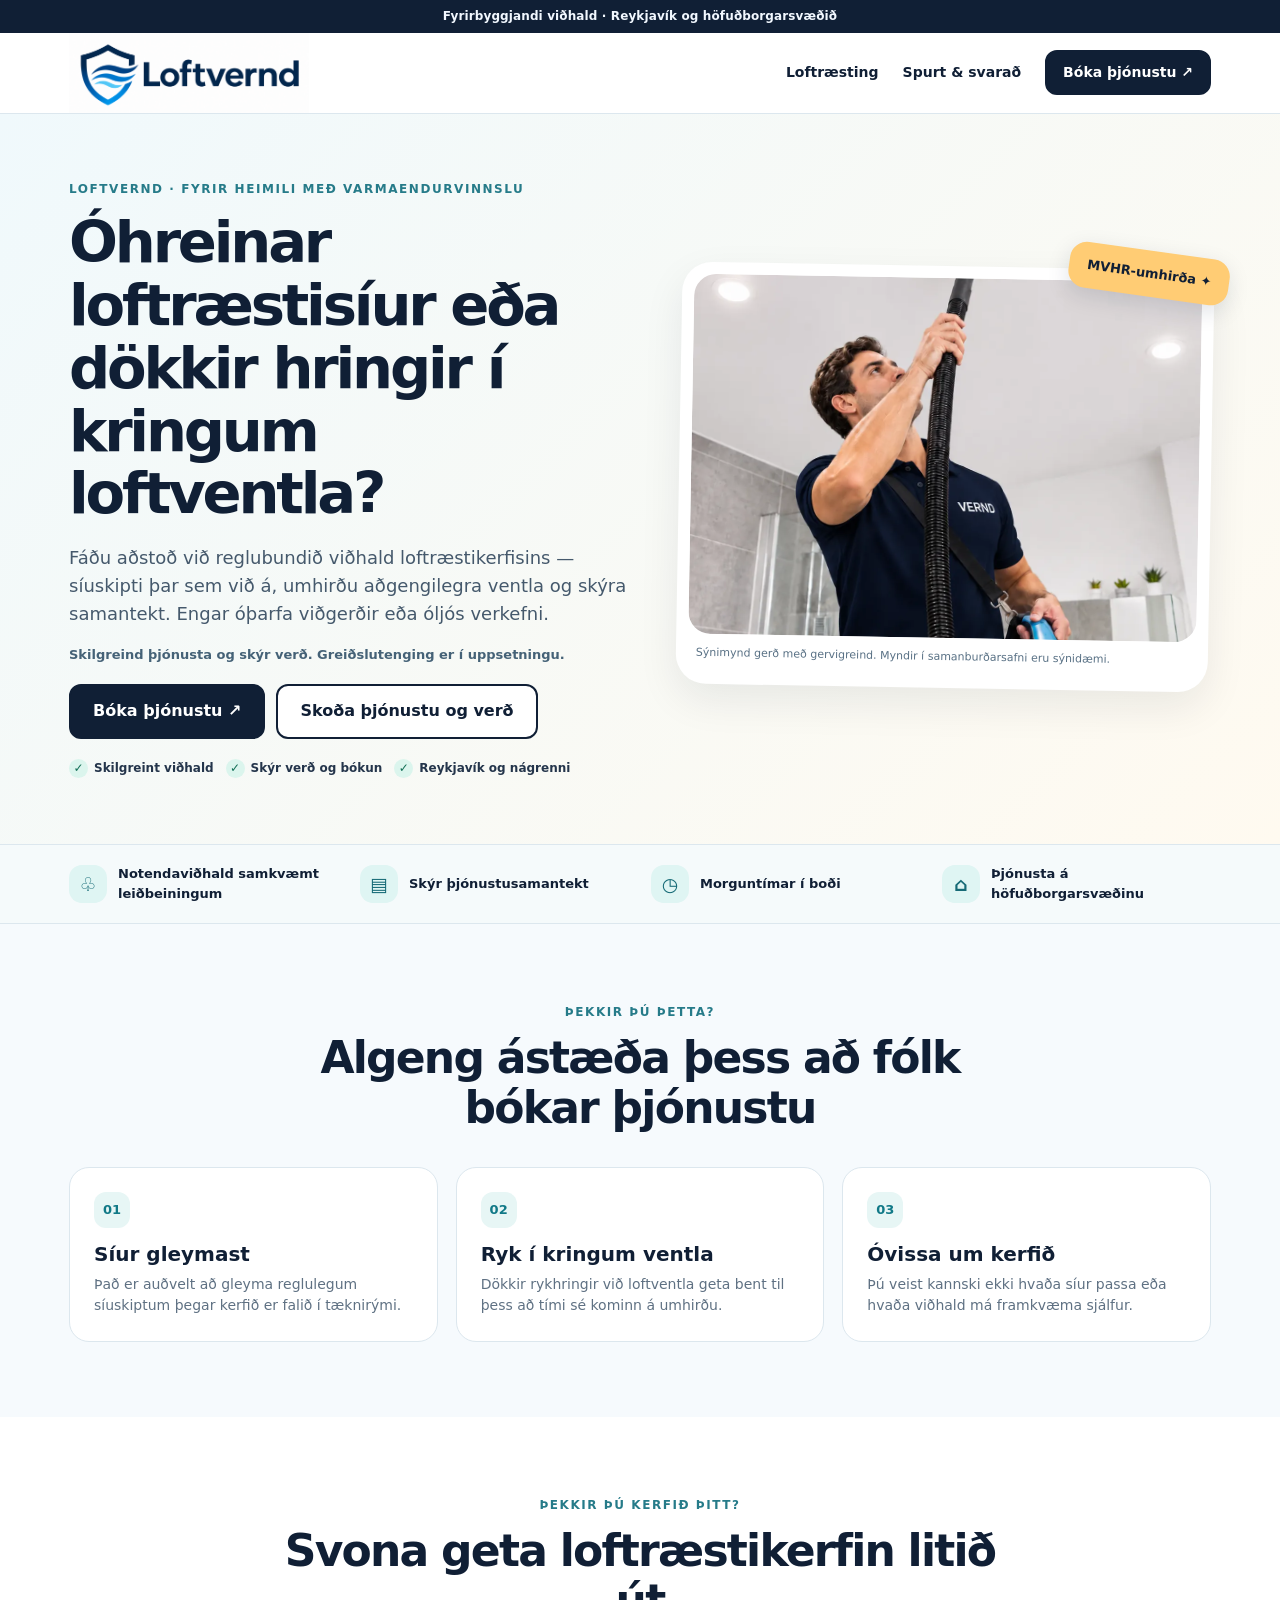
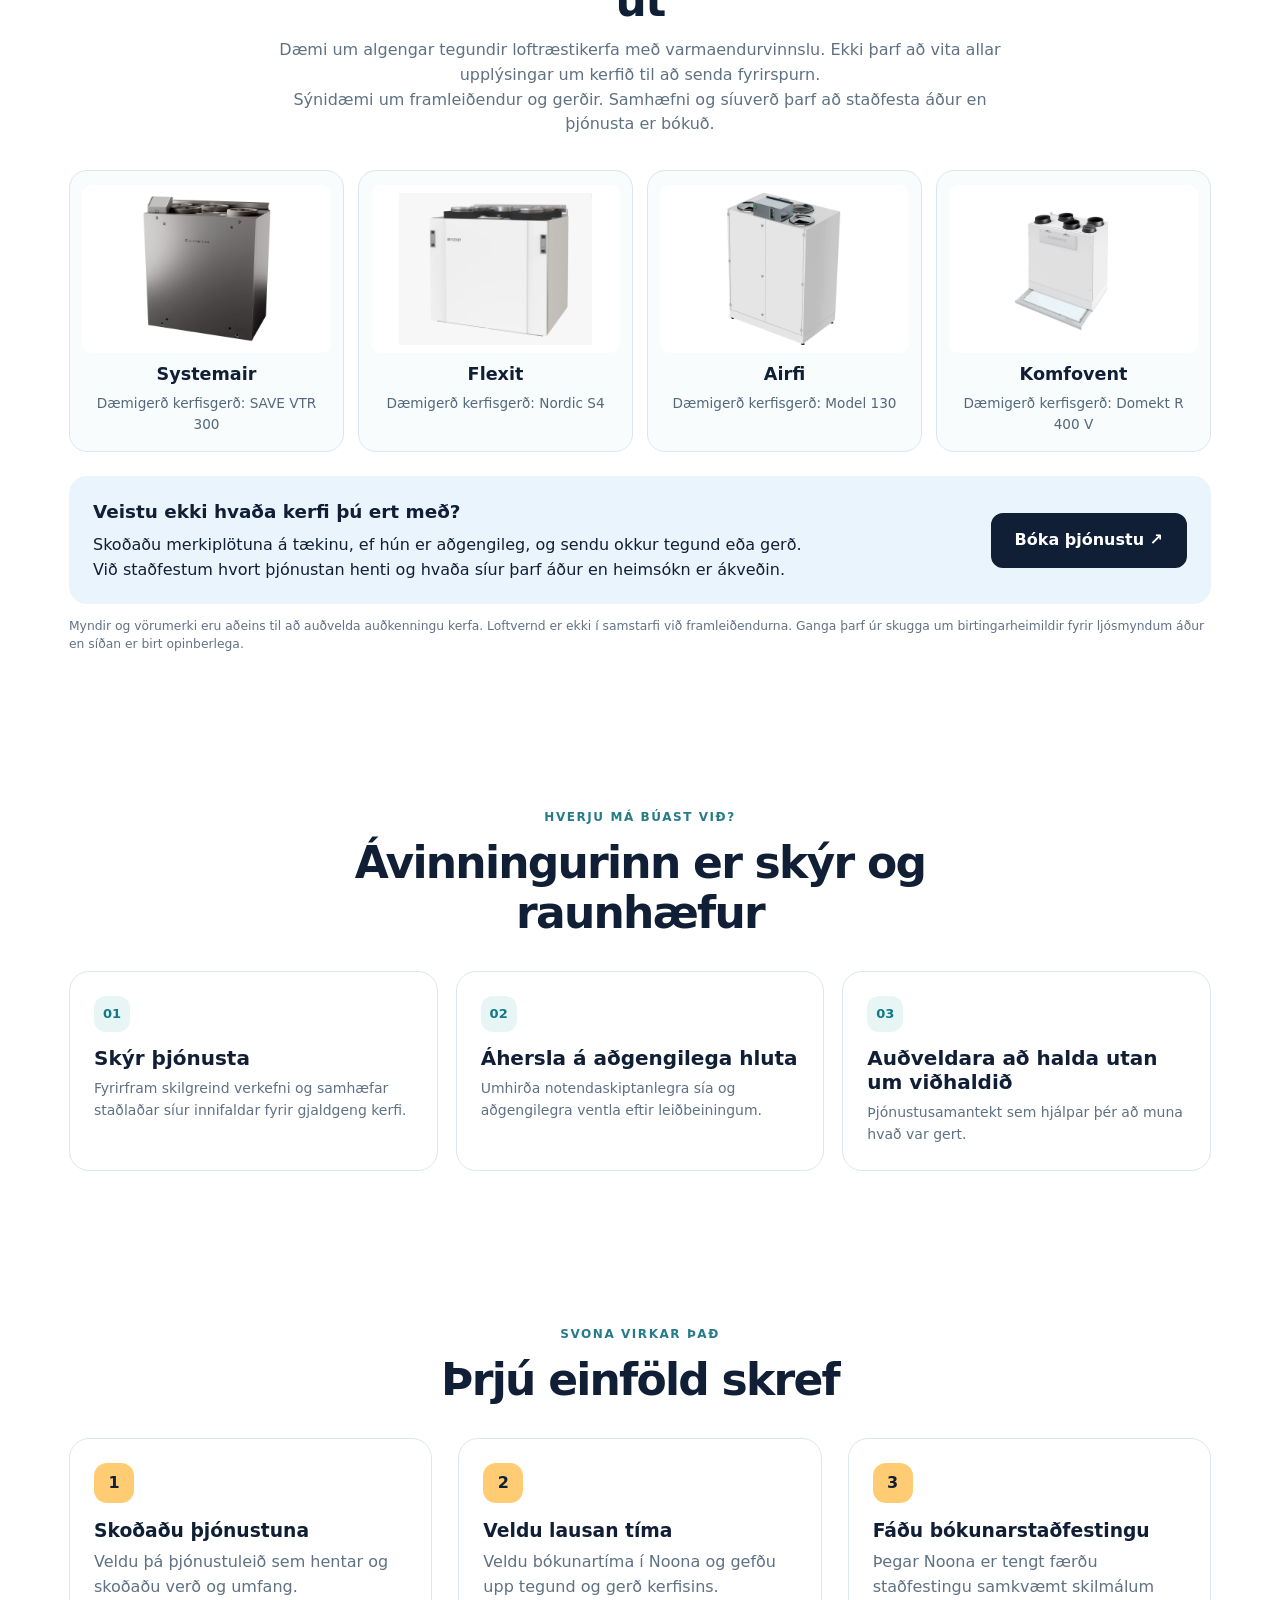
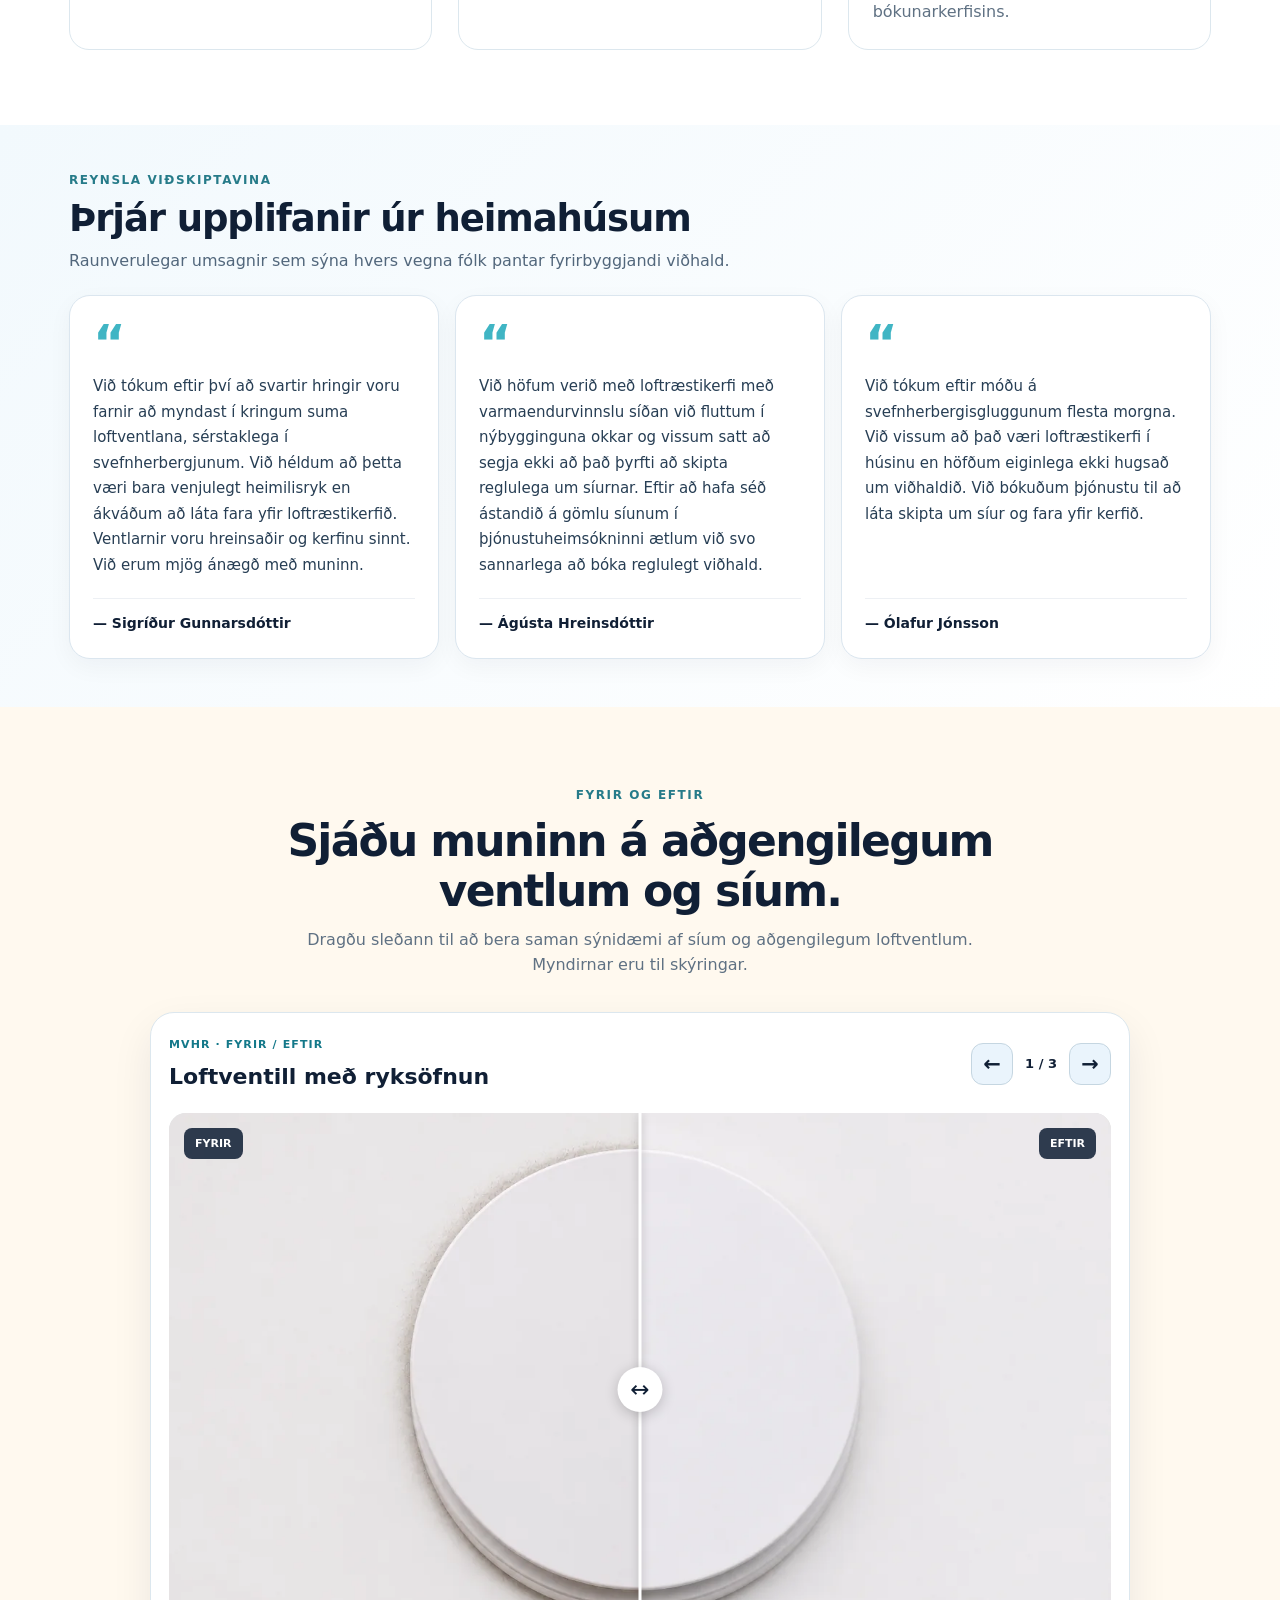
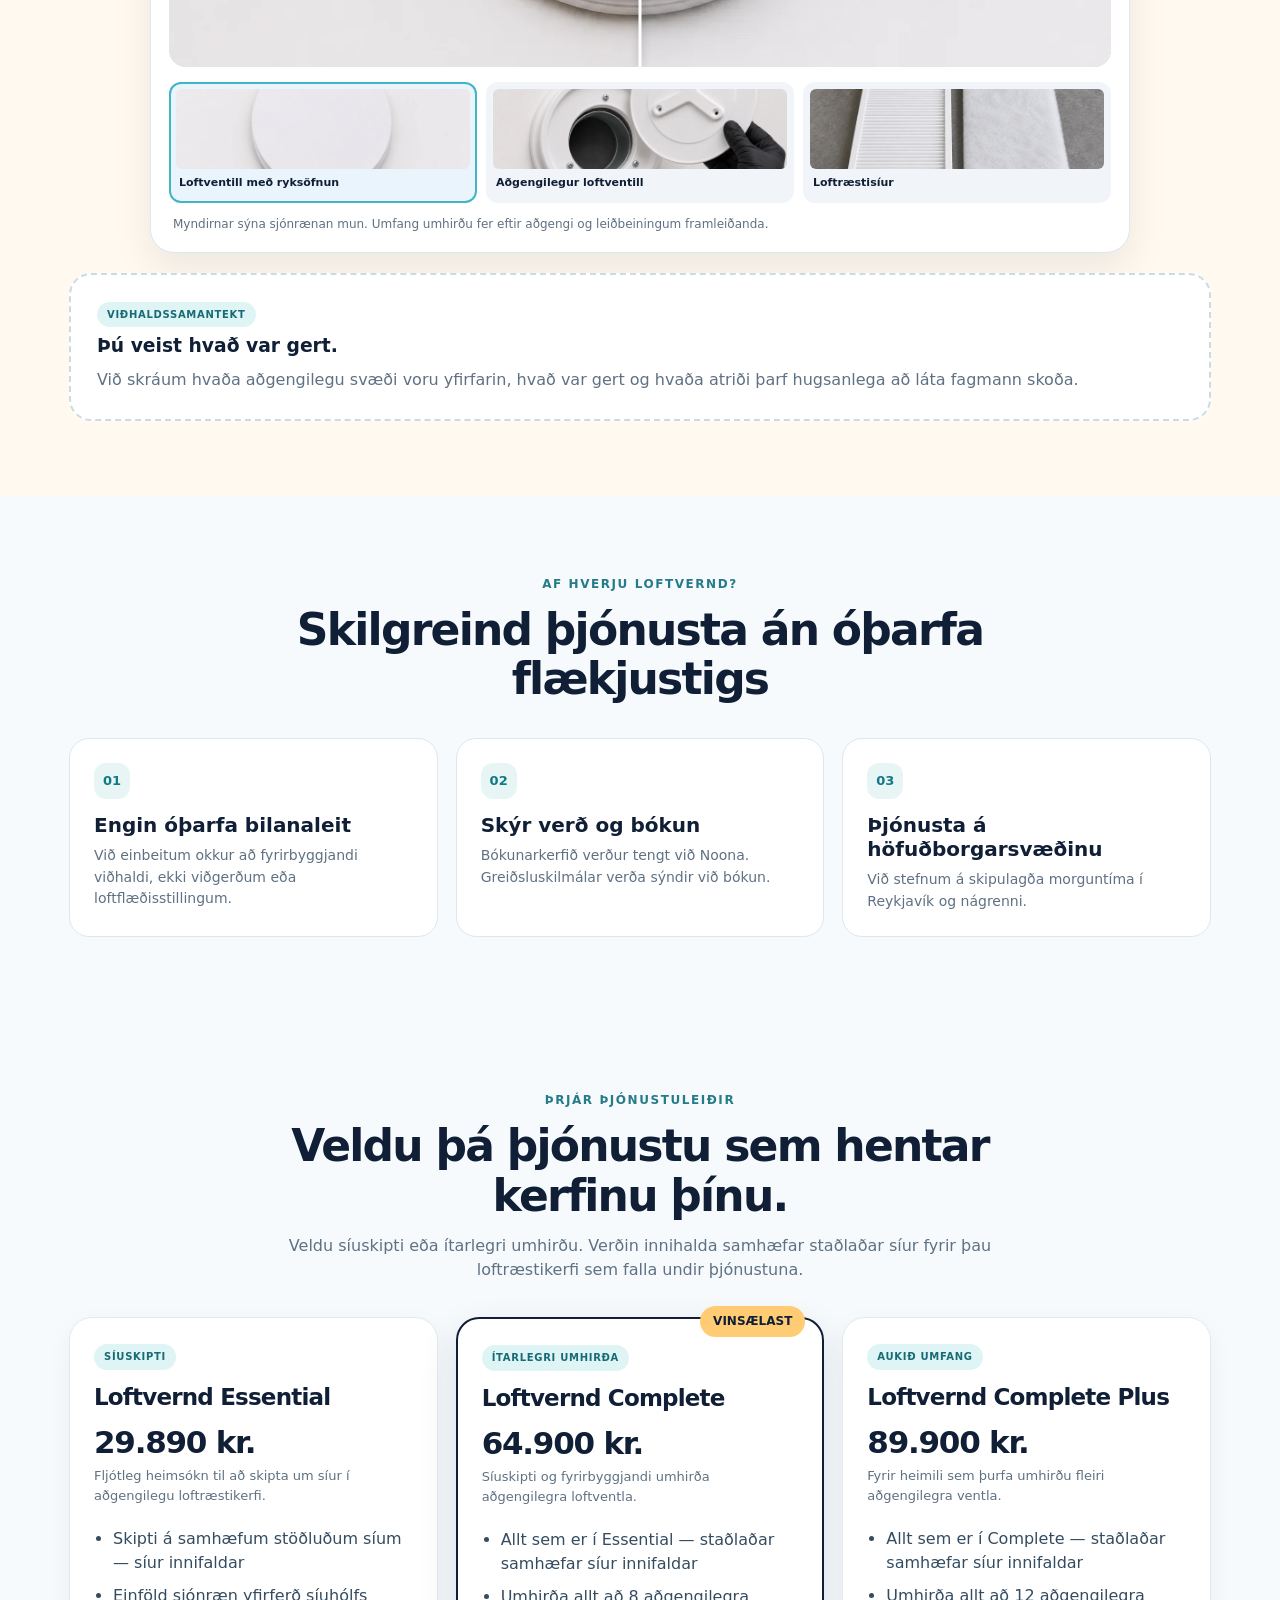
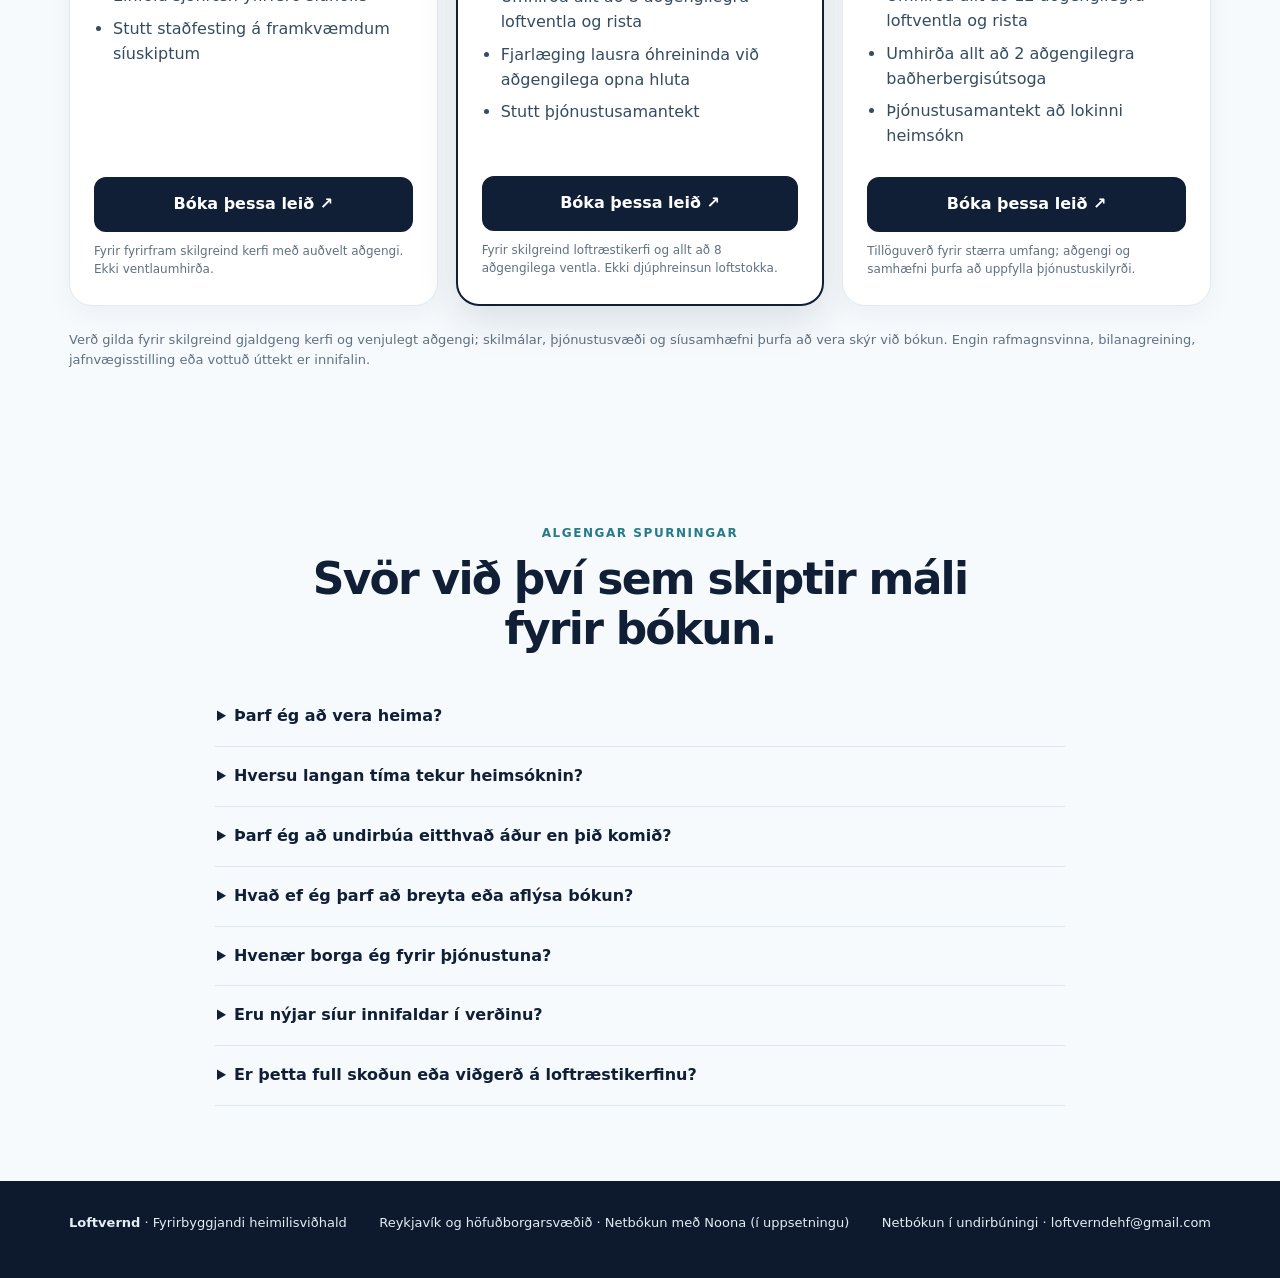
<file: index.html>
<!DOCTYPE html>
<!DOCTYPE html>

<html lang="is"><head><meta charset="utf-8"/><meta content="width=device-width,initial-scale=1" name="viewport"/><meta content="#101F35" name="theme-color"/><meta content="Loftvernd býður upp á síuskipti og fyrirbyggjandi umhirðu aðgengilegra loftventla á höfuðborgarsvæðinu. Þrjár skýrar þjónustuleiðir með föstum verði." name="description"/><title>Loftvernd | Viðhald loftræstikerfa og síuskipti</title><link href="assets/loftvernd-favicon.png" rel="icon" type="image/png"/><link href="assets/style.css" rel="stylesheet"/></head><body id="top"><div class="notice">Fyrirbyggjandi viðhald · Reykjavík og höfuðborgarsvæðið</div><header class="site-header"><div class="shell head-inner"><a aria-label="Loftvernd — efst á síðu" class="brand brand-loftvernd" href="#top"><img alt="Loftvernd" src="assets/loftvernd-logo.png"/></a><nav class="nav"><a href="index.html">Loftræsting</a><a href="#faq">Spurt &amp; svarað</a><a class="btn btn-sm" data-cta="nav_request" href="booking.html">Bóka þjónustu ↗</a></nav></div></header><main><section class="hero"><div class="shell hero-inner"><div><span class="eyebrow">LOFTVERND · FYRIR HEIMILI MEÐ VARMAENDURVINNSLU</span><h1>Óhreinar loftræstisíur eða dökkir hringir í kringum loftventla?</h1><p class="lead">Fáðu aðstoð við reglubundið viðhald loftræstikerfisins — síuskipti þar sem við á, umhirðu aðgengilegra ventla og skýra samantekt. Engar óþarfa viðgerðir eða óljós verkefni.</p><p class="hero-note">Skilgreind þjónusta og skýr verð. Greiðslutenging er í uppsetningu.</p><div class="hero-actions"><a class="btn" data-cta="hero_request" href="booking.html">Bóka þjónustu ↗</a><a class="btn btn-alt" data-cta="hero_prices" href="#services">Skoða þjónustu og verð</a></div><div class="trust-mini"><span>Skilgreint viðhald</span><span>Skýr verð og bókun</span><span>Reykjavík og nágrenni</span></div></div><div class="hero-visual"><img alt="Sýnidæmi búið til með gervigreind: starfsmaður við loftræstiventil" src="assets/vent-technician.webp"/><span class="sticker">MVHR-umhirða ✦</span><div class="caption">Sýnimynd gerð með gervigreind. Myndir í samanburðarsafni eru sýnidæmi.</div></div></div></section><div class="strip"><div class="shell trust-row"><div class="trust-item"><span class="iconbox">♧</span> Notendaviðhald samkvæmt leiðbeiningum</div><div class="trust-item"><span class="iconbox">▤</span> Skýr þjónustusamantekt</div><div class="trust-item"><span class="iconbox">◷</span> Morguntímar í boði</div><div class="trust-item"><span class="iconbox">⌂</span> Þjónusta á höfuðborgarsvæðinu</div></div></div><section class="section soft" id="problems"><div class="shell"><div class="section-header"><span class="eyebrow">ÞEKKIR ÞÚ ÞETTA?</span><h2>Algeng ástæða þess að fólk bókar þjónustu</h2></div><div class="sales-grid"><article class="sales-tile"><span class="sales-tile-number">01</span><h3>Síur gleymast</h3><p>Það er auðvelt að gleyma reglulegum síuskiptum þegar kerfið er falið í tæknirými.</p></article><article class="sales-tile"><span class="sales-tile-number">02</span><h3>Ryk í kringum ventla</h3><p>Dökkir rykhringir við loftventla geta bent til þess að tími sé kominn á umhirðu.</p></article><article class="sales-tile"><span class="sales-tile-number">03</span><h3>Óvissa um kerfið</h3><p>Þú veist kannski ekki hvaða síur passa eða hvaða viðhald má framkvæma sjálfur.</p></article></div></div></section><section class="section mvhr-brand-section" id="systems"><div class="shell">
<div class="section-header"><span class="eyebrow">ÞEKKIR ÞÚ KERFIÐ ÞITT?</span><h2>Svona geta loftræstikerfin litið út</h2><p>Dæmi um algengar tegundir loftræstikerfa með varmaendurvinnslu. Ekki þarf að vita allar upplýsingar um kerfið til að senda fyrirspurn.</p><p class="systems-disclaimer">Sýnidæmi um framleiðendur og gerðir. Samhæfni og síuverð þarf að staðfesta áður en þjónusta er bókuð.</p></div>
<div class="mvhr-brand-grid">
<article class="mvhr-brand-card"><img alt="Loftræstisamstæða — Systemair" height="168" loading="lazy" src="assets/mvhr-brands/systemair.png" width="260"/><h3>Systemair</h3><p>Dæmigerð kerfisgerð: SAVE VTR 300</p></article>
<article class="mvhr-brand-card"><img alt="Loftræstisamstæða — Flexit" height="168" loading="lazy" src="assets/mvhr-brands/flexit.png" width="260"/><h3>Flexit</h3><p>Dæmigerð kerfisgerð: Nordic S4</p></article>
<article class="mvhr-brand-card"><img alt="Loftræstisamstæða — Airfi" height="168" loading="lazy" src="assets/mvhr-brands/airfi.png" width="260"/><h3>Airfi</h3><p>Dæmigerð kerfisgerð: Model 130</p></article>
<article class="mvhr-brand-card"><img alt="Loftræstisamstæða — Komfovent" height="168" loading="lazy" src="assets/mvhr-brands/komfovent.png" width="260"/><h3>Komfovent</h3><p>Dæmigerð kerfisgerð: Domekt R 400 V</p></article>
</div>
<div class="mvhr-brand-cta"><div><h3>Veistu ekki hvaða kerfi þú ert með?</h3><p>Skoðaðu merkiplötuna á tækinu, ef hún er aðgengileg, og sendu okkur tegund eða gerð. Við staðfestum hvort þjónustan henti og hvaða síur þarf áður en heimsókn er ákveðin.</p></div><a class="btn" data-cta="systems_request" href="booking.html">Bóka þjónustu ↗</a></div>
<p class="mvhr-brand-disclaimer">Myndir og vörumerki eru aðeins til að auðvelda auðkenningu kerfa. Loftvernd er ekki í samstarfi við framleiðendurna. Ganga þarf úr skugga um birtingarheimildir fyrir ljósmyndum áður en síðan er birt opinberlega.</p>
</div></section><section class="section" id="benefits"><div class="shell"><div class="section-header"><span class="eyebrow">HVERJU MÁ BÚAST VIÐ?</span><h2>Ávinningurinn er skýr og raunhæfur</h2></div><div class="sales-grid"><article class="sales-tile"><span class="sales-tile-number">01</span><h3>Skýr þjónusta</h3><p>Fyrirfram skilgreind verkefni og samhæfar staðlaðar síur innifaldar fyrir gjaldgeng kerfi.</p></article><article class="sales-tile"><span class="sales-tile-number">02</span><h3>Áhersla á aðgengilega hluta</h3><p>Umhirða notendaskiptanlegra sía og aðgengilegra ventla eftir leiðbeiningum.</p></article><article class="sales-tile"><span class="sales-tile-number">03</span><h3>Auðveldara að halda utan um viðhaldið</h3><p>Þjónustusamantekt sem hjálpar þér að muna hvað var gert.</p></article></div></div></section><section class="section" id="how"><div class="shell"><div class="section-header"><span class="eyebrow">SVONA VIRKAR ÞAÐ</span><h2>Þrjú einföld skref</h2></div><div class="three-steps"><div class="step"><span class="step-num">1</span><h3>Skoðaðu þjónustuna</h3><p>Veldu þá þjónustuleið sem hentar og skoðaðu verð og umfang.</p></div><div class="step"><span class="step-num">2</span><h3>Veldu lausan tíma</h3><p>Veldu bókunartíma í Noona og gefðu upp tegund og gerð kerfisins.</p></div><div class="step"><span class="step-num">3</span><h3>Fáðu bókunarstaðfestingu</h3><p>Þegar Noona er tengt færðu staðfestingu samkvæmt skilmálum bókunarkerfisins.</p></div></div></div></section><section class="review reviews-three" id="reviews"><div class="shell"><div class="section-header review-heading"><span class="eyebrow">REYNSLA VIÐSKIPTAVINA</span><h2>Þrjár upplifanir úr heimahúsum</h2><p>Raunverulegar umsagnir sem sýna hvers vegna fólk pantar fyrirbyggjandi viðhald.</p></div><div class="testimonial-grid"><figure class="testimonial-card"><div aria-hidden="true" class="testimonial-quote">“</div><blockquote>Við tókum eftir því að svartir hringir voru farnir að myndast í kringum suma loftventlana, sérstaklega í svefnherbergjunum. Við héldum að þetta væri bara venjulegt heimilisryk en ákváðum að láta fara yfir loftræstikerfið. Ventlarnir voru hreinsaðir og kerfinu sinnt. Við erum mjög ánægð með muninn.</blockquote><figcaption>— Sigríður Gunnarsdóttir</figcaption></figure><figure class="testimonial-card"><div aria-hidden="true" class="testimonial-quote">“</div><blockquote>Við höfum verið með loftræstikerfi með varmaendurvinnslu síðan við fluttum í nýbygginguna okkar og vissum satt að segja ekki að það þyrfti að skipta reglulega um síurnar. Eftir að hafa séð ástandið á gömlu síunum í þjónustuheimsókninni ætlum við svo sannarlega að bóka reglulegt viðhald.</blockquote><figcaption>— Ágústa Hreinsdóttir</figcaption></figure><figure class="testimonial-card"><div aria-hidden="true" class="testimonial-quote">“</div><blockquote>Við tókum eftir móðu á svefnherbergisgluggunum flesta morgna. Við vissum að það væri loftræstikerfi í húsinu en höfðum eiginlega ekki hugsað um viðhaldið. Við bókuðum þjónustu til að láta skipta um síur og fara yfir kerfið.</blockquote><figcaption>— Ólafur Jónsson</figcaption></figure></div></div></section><section class="section warm" id="proof"><div class="shell"><div class="section-header"><span class="eyebrow">FYRIR OG EFTIR</span><h2>Sjáðu muninn á aðgengilegum ventlum og síum.</h2><p>Dragðu sleðann til að bera saman sýnidæmi af síum og aðgengilegum loftventlum. Myndirnar eru til skýringar.</p></div><div aria-label="Fyrir og eftir myndasafn fyrir loftræstingu" class="gallery-widget">
<div class="gallery-top"><div><span class="gallery-kicker">MVHR · FYRIR / EFTIR</span><h3 id="gallery-title">Loftventill með ryksöfnun</h3></div><div class="gallery-nav"><button aria-label="Fyrri mynd" id="gallery-prev" type="button">←</button><span aria-live="polite" id="gallery-count">1 / 3</span><button aria-label="Næsta mynd" id="gallery-next" type="button">→</button></div></div>
<div class="comparison" id="comparison" style="--split:50%"><img alt="Fyrir: Loftventill með ryksöfnun" draggable="false" id="compare-before" src="assets/mvhr-gallery/ceiling-before.webp"/><img alt="Eftir: Loftventill með ryksöfnun" draggable="false" id="compare-after" src="assets/mvhr-gallery/ceiling-after.webp"/><div aria-hidden="true" class="comparison-line"><span>↔</span></div><span class="compare-label left">FYRIR</span><span class="compare-label right">EFTIR</span><input aria-label="Renndu til að bera saman fyrir og eftir mynd" id="compare-range" max="100" min="0" type="range" value="50"/></div>
<div aria-label="Veldu samanburðarmynd" class="gallery-thumbs mvhr-gallery-thumbs" id="gallery-thumbs" role="group"></div>
<p class="gallery-caption">Myndirnar sýna sjónrænan mun. Umfang umhirðu fer eftir aðgengi og leiðbeiningum framleiðanda.</p>
</div><div class="proof-box" style="margin-top:20px"><span class="pill">VIÐHALDSSAMANTEKT</span><h3>Þú veist hvað var gert.</h3><p>Við skráum hvaða aðgengilegu svæði voru yfirfarin, hvað var gert og hvaða atriði þarf hugsanlega að láta fagmann skoða.</p></div></div></section><section class="section soft" id="why-us"><div class="shell"><div class="section-header"><span class="eyebrow">AF HVERJU LOFTVERND?</span><h2>Skilgreind þjónusta án óþarfa flækjustigs</h2></div><div class="sales-grid"><article class="sales-tile"><span class="sales-tile-number">01</span><h3>Engin óþarfa bilanaleit</h3><p>Við einbeitum okkur að fyrirbyggjandi viðhaldi, ekki viðgerðum eða loftflæðisstillingum.</p></article><article class="sales-tile"><span class="sales-tile-number">02</span><h3>Skýr verð og bókun</h3><p>Bókunarkerfið verður tengt við Noona. Greiðsluskilmálar verða sýndir við bókun.</p></article><article class="sales-tile"><span class="sales-tile-number">03</span><h3>Þjónusta á höfuðborgarsvæðinu</h3><p>Við stefnum á skipulagða morguntíma í Reykjavík og nágrenni.</p></article></div></div></section><section class="section soft" id="services"><div class="shell"><div class="section-header"><span class="eyebrow">ÞRJÁR ÞJÓNUSTULEIÐIR</span><h2>Veldu þá þjónustu sem hentar kerfinu þínu.</h2><p>Veldu síuskipti eða ítarlegri umhirðu. Verðin innihalda samhæfar staðlaðar síur fyrir þau loftræstikerfi sem falla undir þjónustuna.</p></div><div class="cards"><article class="card"><span class="pill">SÍUSKIPTI</span><h3>Loftvernd Essential</h3><div class="price">29.890 kr.</div><div class="meta">Fljótleg heimsókn til að skipta um síur í aðgengilegu loftræstikerfi.</div><ul><li>Skipti á samhæfum stöðluðum síum — síur innifaldar</li><li>Einföld sjónræn yfirferð síuhólfs</li><li>Stutt staðfesting á framkvæmdum síuskiptum</li></ul><a class="btn" data-cta="package_request" data-service="Loftvernd Essential" href="booking.html">Bóka þessa leið ↗</a><div class="smallprint">Fyrir fyrirfram skilgreind kerfi með auðvelt aðgengi. Ekki ventlaumhirða.</div></article><article class="card featured"><span class="badge-tag">VINSÆLAST</span><span class="pill">ÍTARLEGRI UMHIRÐA</span><h3>Loftvernd Complete</h3><div class="price">64.900 kr.</div><div class="meta">Síuskipti og fyrirbyggjandi umhirða aðgengilegra loftventla.</div><ul><li>Allt sem er í Essential — staðlaðar samhæfar síur innifaldar</li><li>Umhirða allt að 8 aðgengilegra loftventla og rista</li><li>Fjarlæging lausra óhreininda við aðgengilega opna hluta</li><li>Stutt þjónustusamantekt</li></ul><a class="btn" data-cta="package_request" data-service="Loftvernd Complete" href="booking.html">Bóka þessa leið ↗</a><div class="smallprint">Fyrir skilgreind loftræstikerfi og allt að 8 aðgengilega ventla. Ekki djúphreinsun loftstokka.</div></article><article class="card"><span class="pill">AUKIÐ UMFANG</span><h3>Loftvernd Complete Plus</h3><div class="price">89.900 kr.</div><div class="meta">Fyrir heimili sem þurfa umhirðu fleiri aðgengilegra ventla.</div><ul><li>Allt sem er í Complete — staðlaðar samhæfar síur innifaldar</li><li>Umhirða allt að 12 aðgengilegra loftventla og rista</li><li>Umhirða allt að 2 aðgengilegra baðherbergisútsoga</li><li>Þjónustusamantekt að lokinni heimsókn</li></ul><a class="btn" data-cta="package_request" data-service="Loftvernd Complete Plus" href="booking.html">Bóka þessa leið ↗</a><div class="smallprint">Tillöguverð fyrir stærra umfang; aðgengi og samhæfni þurfa að uppfylla þjónustuskilyrði.</div></article></div><p class="blurb">Verð gilda fyrir skilgreind gjaldgeng kerfi og venjulegt aðgengi; skilmálar, þjónustusvæði og síusamhæfni þurfa að vera skýr við bókun. Engin rafmagnsvinna, bilanagreining, jafnvægisstilling eða vottuð úttekt er innifalin.</p></div></section><section class="section soft" id="faq"><div class="shell"><div class="section-header"><span class="eyebrow">ALGENGAR SPURNINGAR</span><h2>Svör við því sem skiptir máli fyrir bókun.</h2></div><div class="faq"><details><summary>Þarf ég að vera heima?</summary><p>Já, við biðjum um að fullorðinn einstaklingur sé á staðnum meðan heimsóknin fer fram, svo hægt sé að tryggja aðgang og fara yfir niðurstöðuna.</p></details><details><summary>Hversu langan tíma tekur heimsóknin?</summary><p>Tíminn fer eftir umfangi þjónustu, aðgengi og gerð loftræstikerfis. Áætluð tímalengd verður staðfest þegar heimsókn er bókuð.</p></details><details><summary>Þarf ég að undirbúa eitthvað áður en þið komið?</summary><p>Það nægir að hafa gott aðgengi að tækinu eða kerfinu og svæðinu í kring. Þú þarft ekki að taka neitt í sundur. Gott er að hafa tegund og gerð tækis tiltæka ef þú veist hana.</p></details><details><summary>Hvað ef ég þarf að breyta eða aflýsa bókun?</summary><p>Hafðu samband eins fljótt og þú getur. Við reynum að finna annan lausan morguntíma. Nánari skilmálar verða birtir áður en bókun opnar.</p></details><details><summary>Hvenær borga ég fyrir þjónustuna?</summary><p>Greiðsluskilmálar birtast í Noona þegar netbókun hefur verið virkjuð. Samhæfar staðlaðar síur eru innifaldar fyrir gjaldgeng kerfi.</p></details><details><summary>Eru nýjar síur innifaldar í verðinu?</summary><p>Já, samhæfar staðlaðar síur eru innifaldar fyrir þau kerfi sem falla undir þjónustuna. Athuga þarf tegund kerfis fyrir staðfestingu.</p></details><details><summary>Er þetta full skoðun eða viðgerð á loftræstikerfinu?</summary><p>Nei, Loftvernd sinnir skilgreindu, aðgengilegu notendaviðhaldi. Rafmagnsvinna, viðgerðir, loftflæðismælingar, stillingar og vottun eru ekki innifalin.</p></details></div></div></section></main><footer class="footer"><div class="shell footer-inner"><span><strong>Loftvernd</strong> · Fyrirbyggjandi heimilisviðhald</span><span>Reykjavík og höfuðborgarsvæðið · Netbókun með Noona (í uppsetningu)</span><span>Netbókun í undirbúningi · loftverndehf@gmail.com</span></div></footer><div class="mobile-cta"><a class="btn" data-cta="sticky_request" href="booking.html">Bóka þjónustu ↗</a></div><script>
(()=>{
 const data=[
  {id:'ceiling',title:'Loftventill með ryksöfnun'},
  {id:'valve',title:'Aðgengilegur loftventill'},
  {id:'filters',title:'Loftræstisíur'}
 ];
 const root=document.getElementById('comparison'),range=document.getElementById('compare-range'),after=document.getElementById('compare-after'),before=document.getElementById('compare-before'),title=document.getElementById('gallery-title'),count=document.getElementById('gallery-count'),thumbs=document.getElementById('gallery-thumbs');
 let selected=0;
 function select(i){selected=(i+data.length)%data.length;const d=data[selected];after.src='assets/mvhr-gallery/'+d.id+'-after.webp';before.src='assets/mvhr-gallery/'+d.id+'-before.webp';after.alt='Eftir: '+d.title;before.alt='Fyrir: '+d.title;title.textContent=d.title;count.textContent=(selected+1)+' / '+data.length;range.value=50;root.style.setProperty('--split','50%');[...thumbs.children].forEach((el,j)=>{el.classList.toggle('active',j===selected);el.setAttribute('aria-pressed',String(j===selected))});}
 data.forEach((d,i)=>{const btn=document.createElement('button');btn.type='button';btn.className='gallery-thumb';btn.setAttribute('aria-label','Skoða: '+d.title);btn.innerHTML='<img src="assets/mvhr-gallery/'+d.id+'-after.webp" alt="" loading="lazy"><span>'+d.title+'</span>';btn.addEventListener('click',()=>select(i));thumbs.appendChild(btn)});
 range.addEventListener('input',()=>root.style.setProperty('--split',range.value+'%'));
 document.getElementById('gallery-next').addEventListener('click',()=>select(selected+1));document.getElementById('gallery-prev').addEventListener('click',()=>select(selected-1));
 select(0);
})();
</script></body></html>
</file>
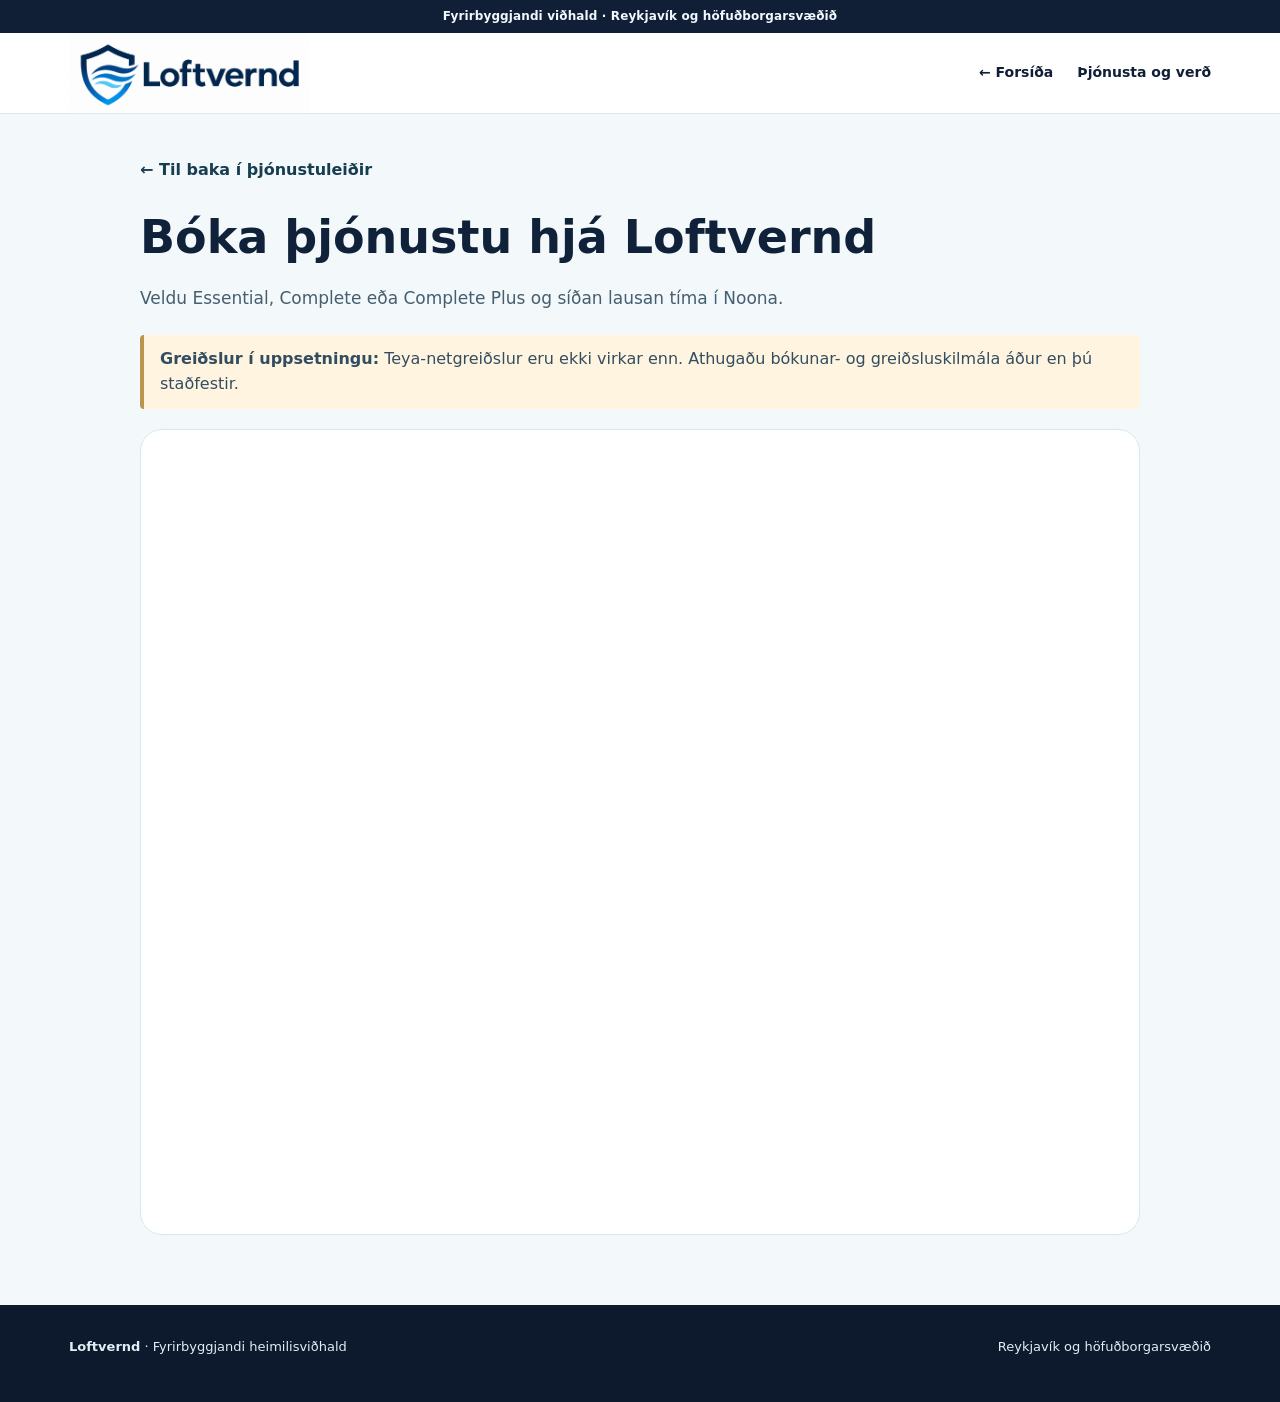
<file: booking.html>
<!DOCTYPE html>
<html lang="is">
<head>
<meta charset="utf-8" />
<meta name="viewport" content="width=device-width, initial-scale=1" />
<meta name="theme-color" content="#101F35" />
<meta name="description" content="Bókaðu þjónustu hjá Loftvernd í gegnum Noona." />
<title>Bóka þjónustu | Loftvernd</title>
<link rel="icon" href="assets/loftvernd-favicon.png" type="image/png" />
<link rel="stylesheet" href="assets/style.css" />
<style>
  .booking-page { background: #f3f8fa; min-height: 85vh; padding: 44px 16px 70px; }
  .booking-wrap { max-width: 1000px; margin: auto; }
  .booking-back { display: inline-flex; align-items: center; gap: 8px; color: #173e50; font-weight: 700; margin-bottom: 20px; text-decoration: none; }
  .booking-title { font-size: clamp(28px, 4vw, 46px); color: #10213a; margin: 0 0 12px; }
  .booking-intro { color: #455e70; font-size: 17px; line-height: 1.5; margin: 0 0 24px; }
  .booking-note { background: #fff4e0; border-left: 4px solid #ba9550; color: #334d60; padding: 12px 16px; margin: 0 0 20px; border-radius: 4px; }
  .booking-frame-wrap { background: white; border: 1px solid #d8e7ed; border-radius: 22px; overflow: hidden; padding: 12px; }
  .booking-frame { width: 100%; height: 85vh; min-height: 780px; border: 0; display: block; background: white; }
  @media(max-width:600px) { .booking-page { padding: 22px 10px 45px; } .booking-frame-wrap { padding: 2px; border-radius: 12px; } .booking-frame { min-height: 720px; } }
</style>
</head>
<body>
<div class="notice">Fyrirbyggjandi viðhald · Reykjavík og höfuðborgarsvæðið</div>
<header class="site-header"><div class="shell head-inner"><a class="brand brand-loftvernd" href="index.html" aria-label="Loftvernd — forsíða"><img src="assets/loftvernd-logo.png" alt="Loftvernd" /></a><nav class="nav"><a href="index.html">← Forsíða</a><a href="index.html#services">Þjónusta og verð</a></nav></div></header>
<main class="booking-page"><div class="booking-wrap">
<a class="booking-back" href="index.html#services">← Til baka í þjónustuleiðir</a>
<h1 class="booking-title">Bóka þjónustu hjá Loftvernd</h1>
<p class="booking-intro">Veldu Essential, Complete eða Complete Plus og síðan lausan tíma í Noona.</p>
<p class="booking-note"><strong>Greiðslur í uppsetningu:</strong> Teya-netgreiðslur eru ekki virkar enn. Athugaðu bókunar- og greiðsluskilmála áður en þú staðfestir.</p>
<div class="booking-frame-wrap"><iframe class="booking-frame" title="Noona bókun hjá Loftvernd" src="https://noona.app/loftvernd/book?iframe=true&amp;darkModeDisabled=true&amp;showCancelButton=false" loading="eager" allow="payment *"></iframe></div>
</div></main>
<footer class="footer"><div class="shell footer-inner"><span><strong>Loftvernd</strong> · Fyrirbyggjandi heimilisviðhald</span><span>Reykjavík og höfuðborgarsvæðið</span></div></footer>
</body></html>
</file>
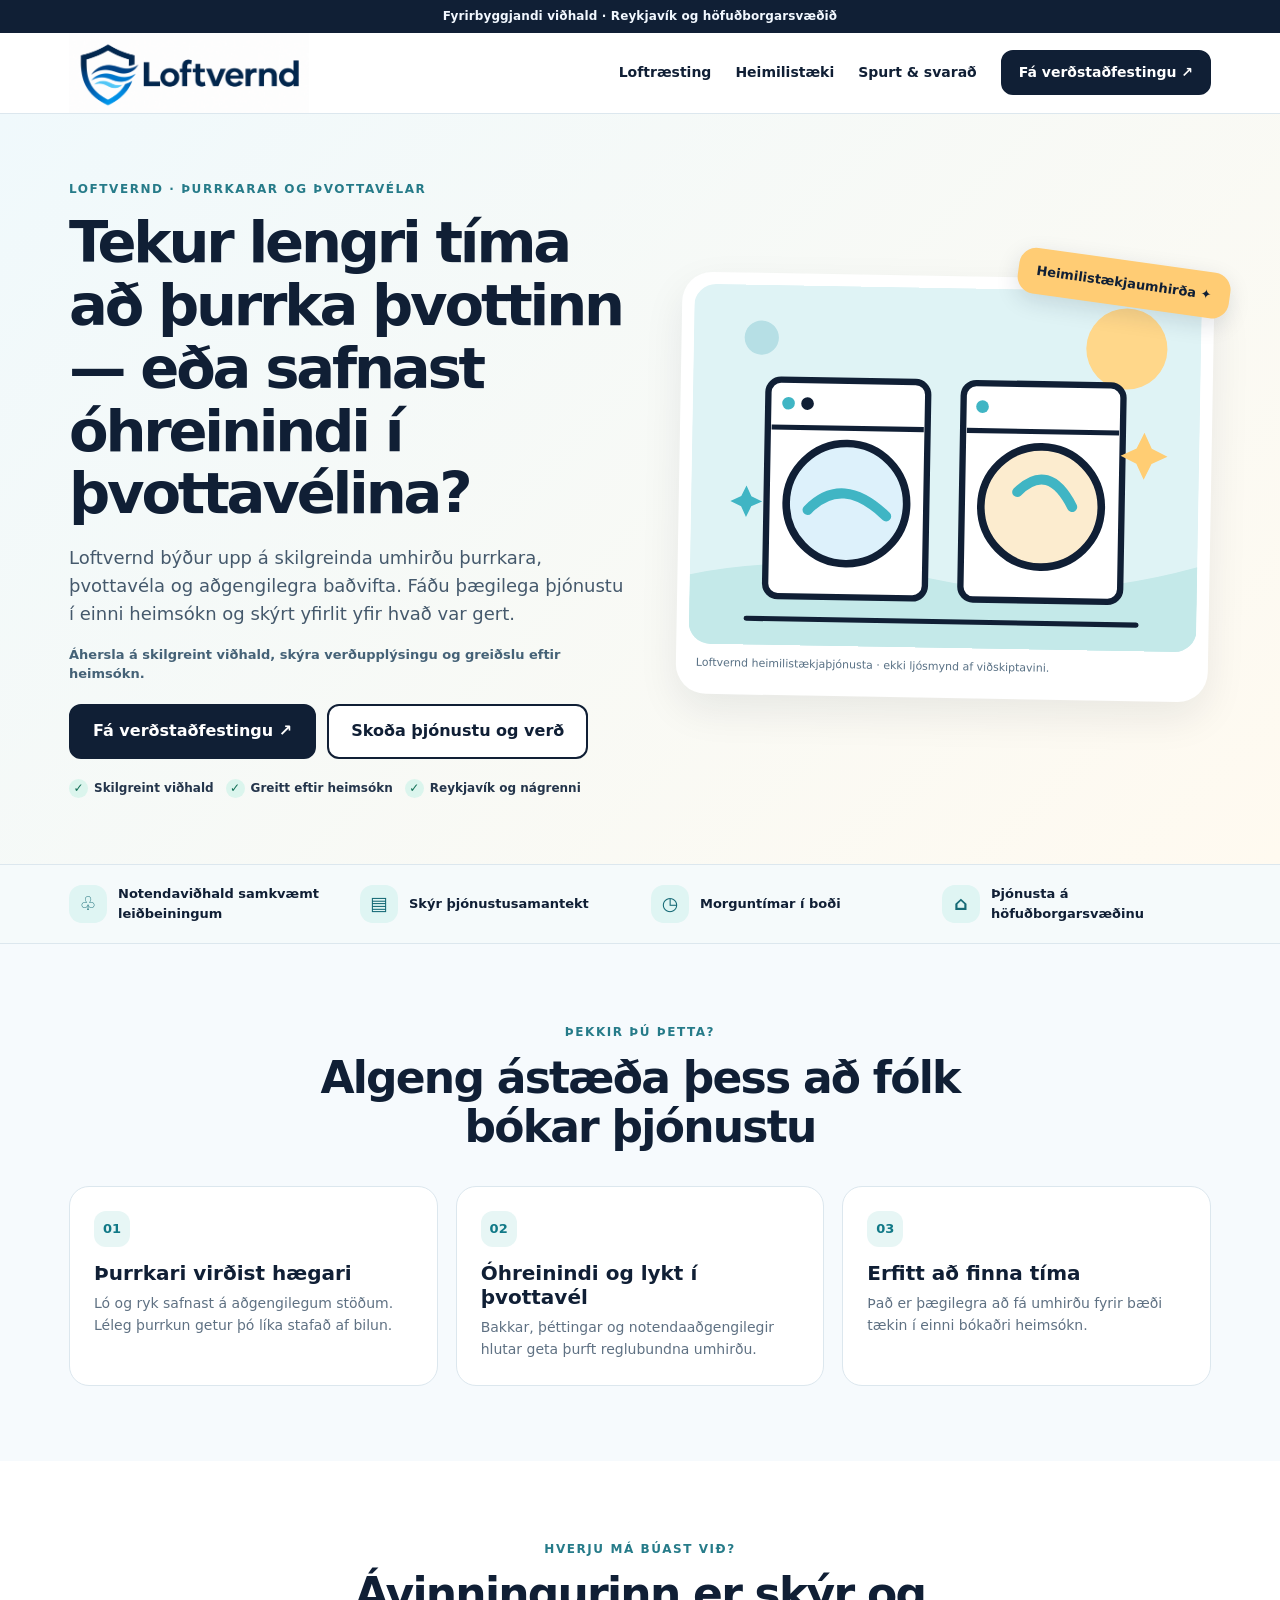
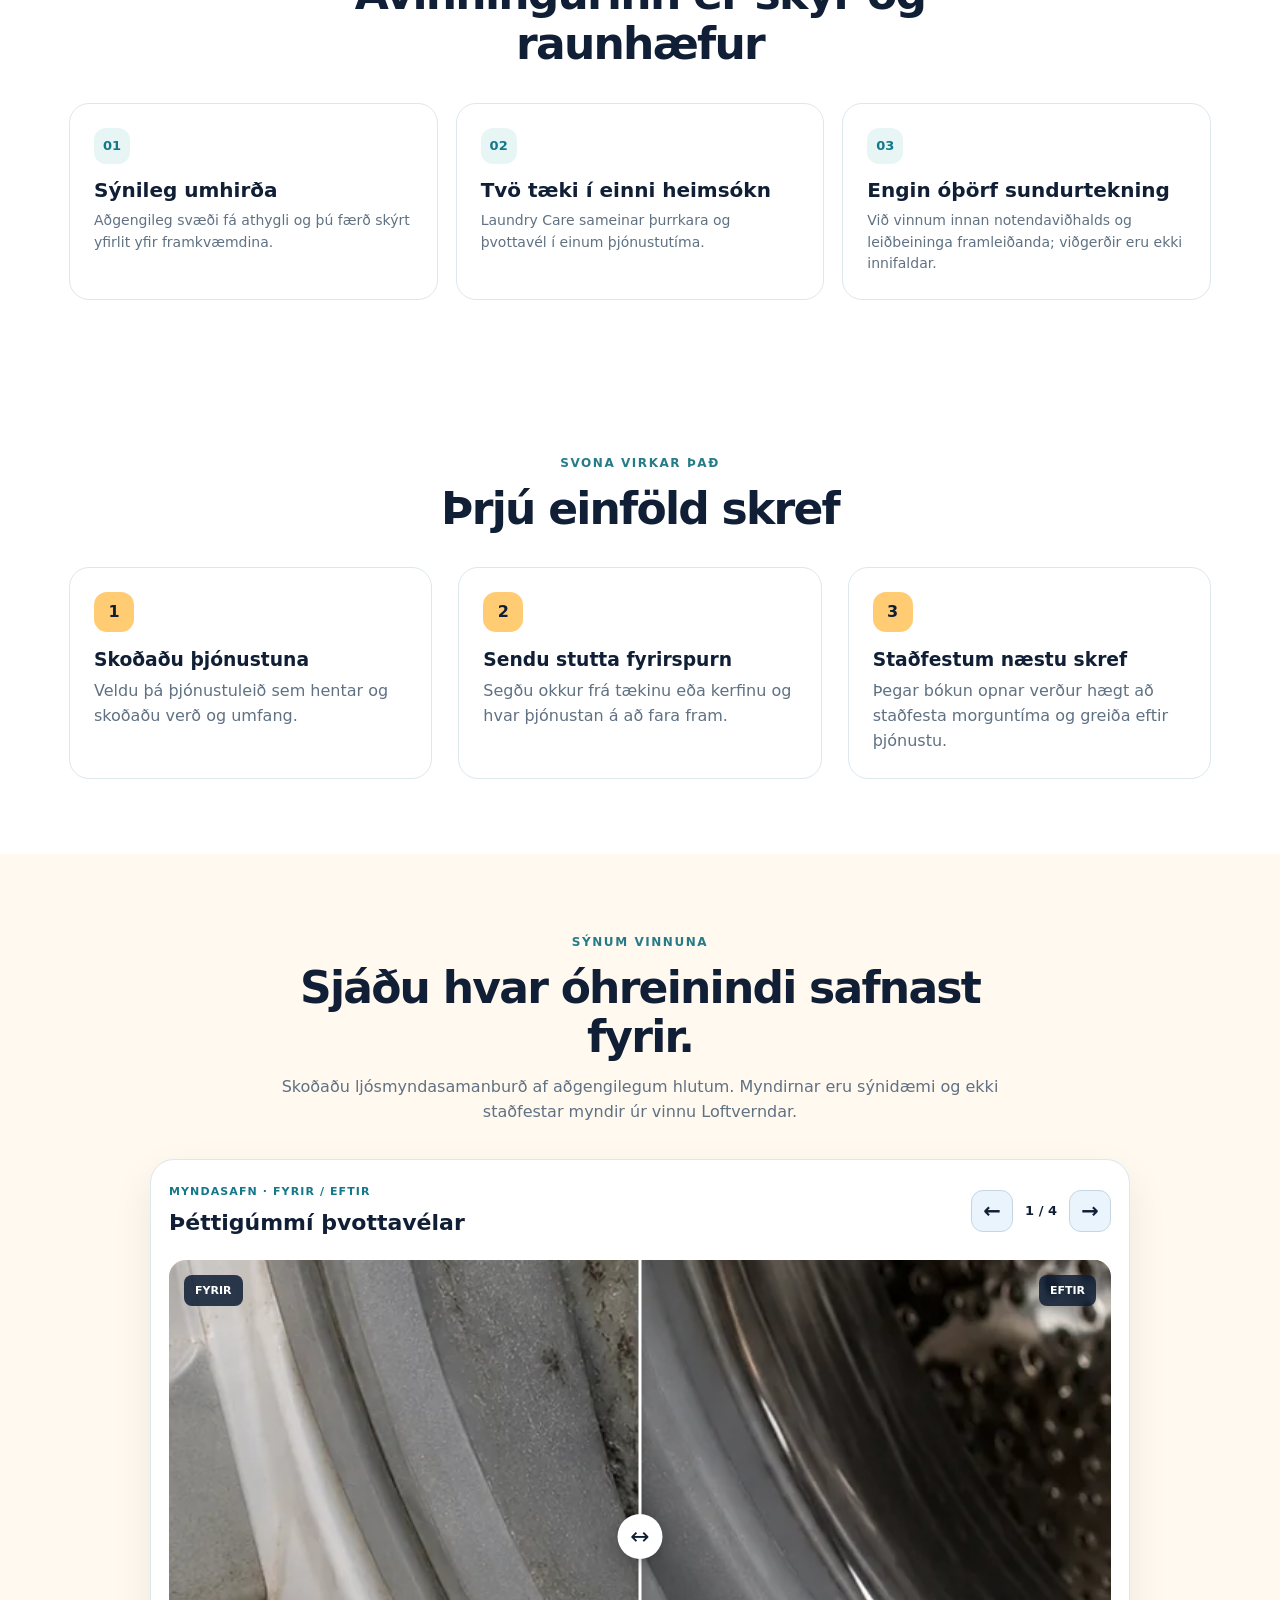
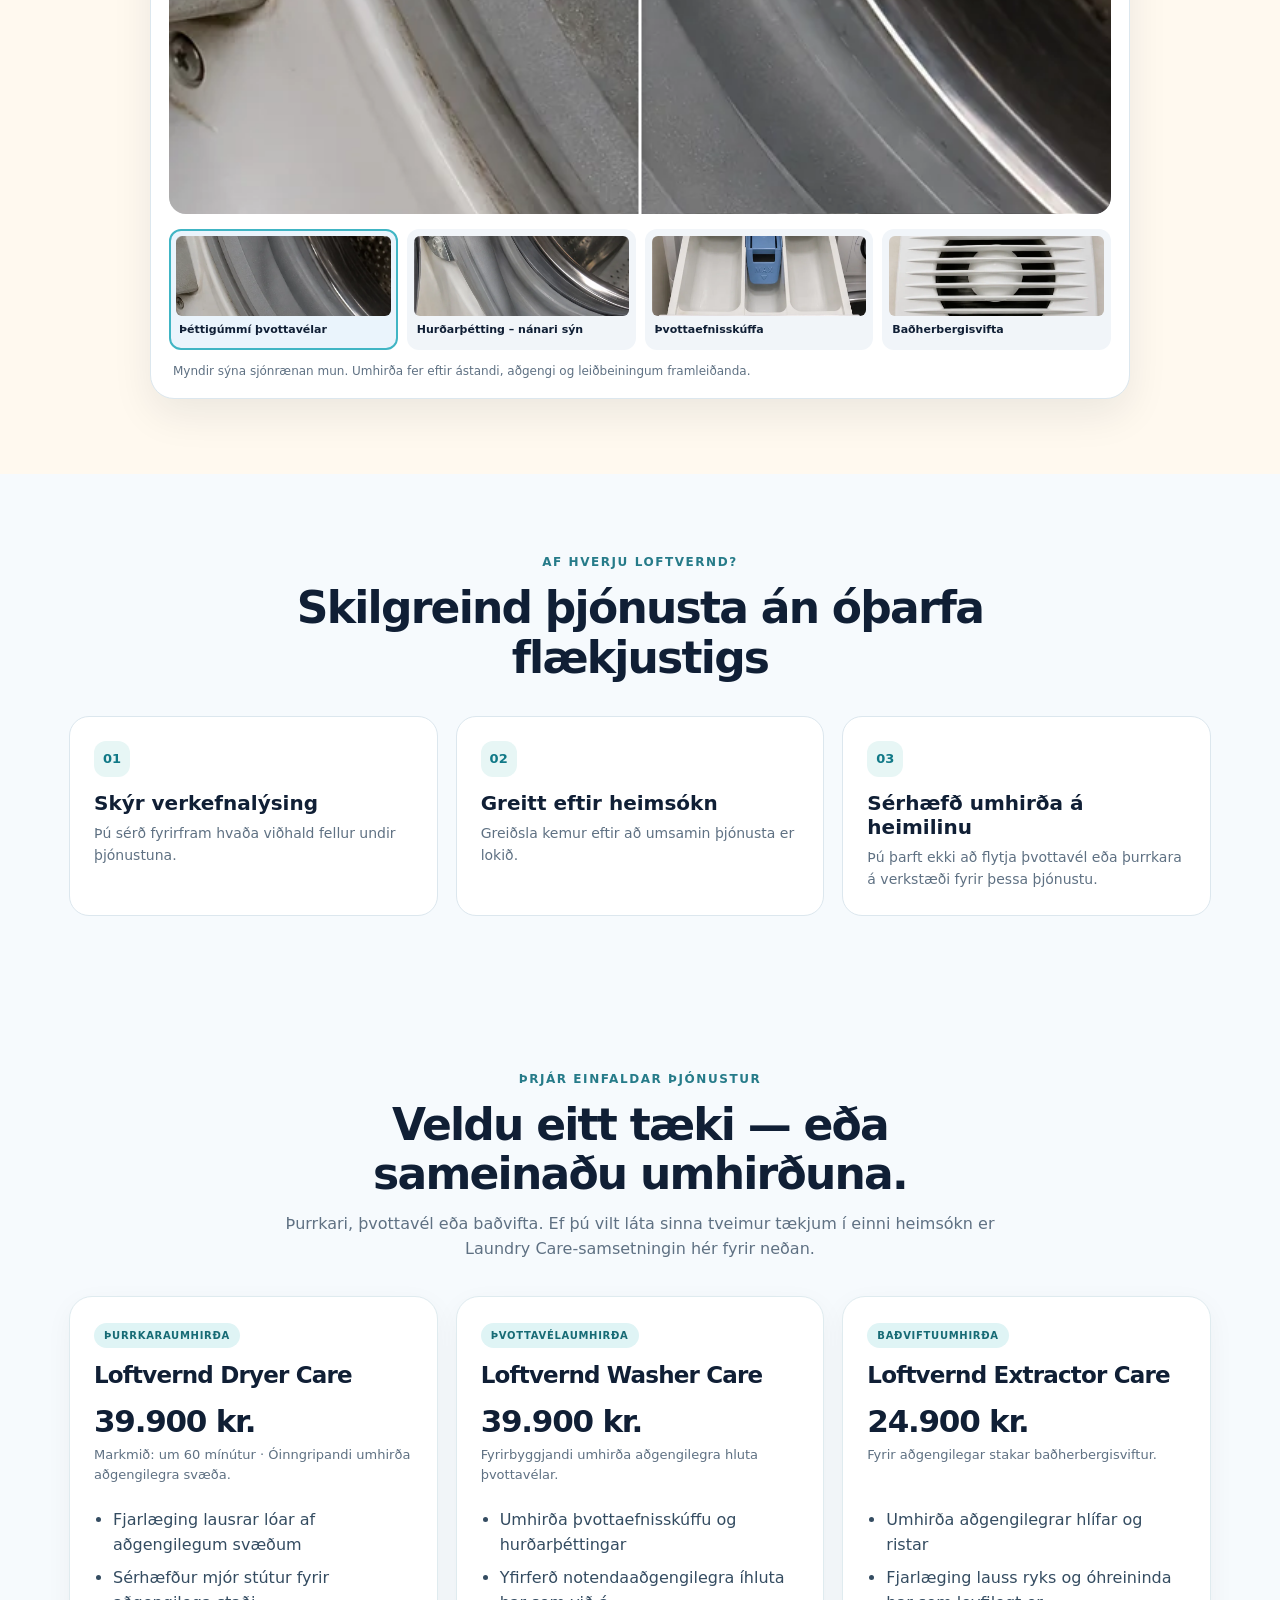
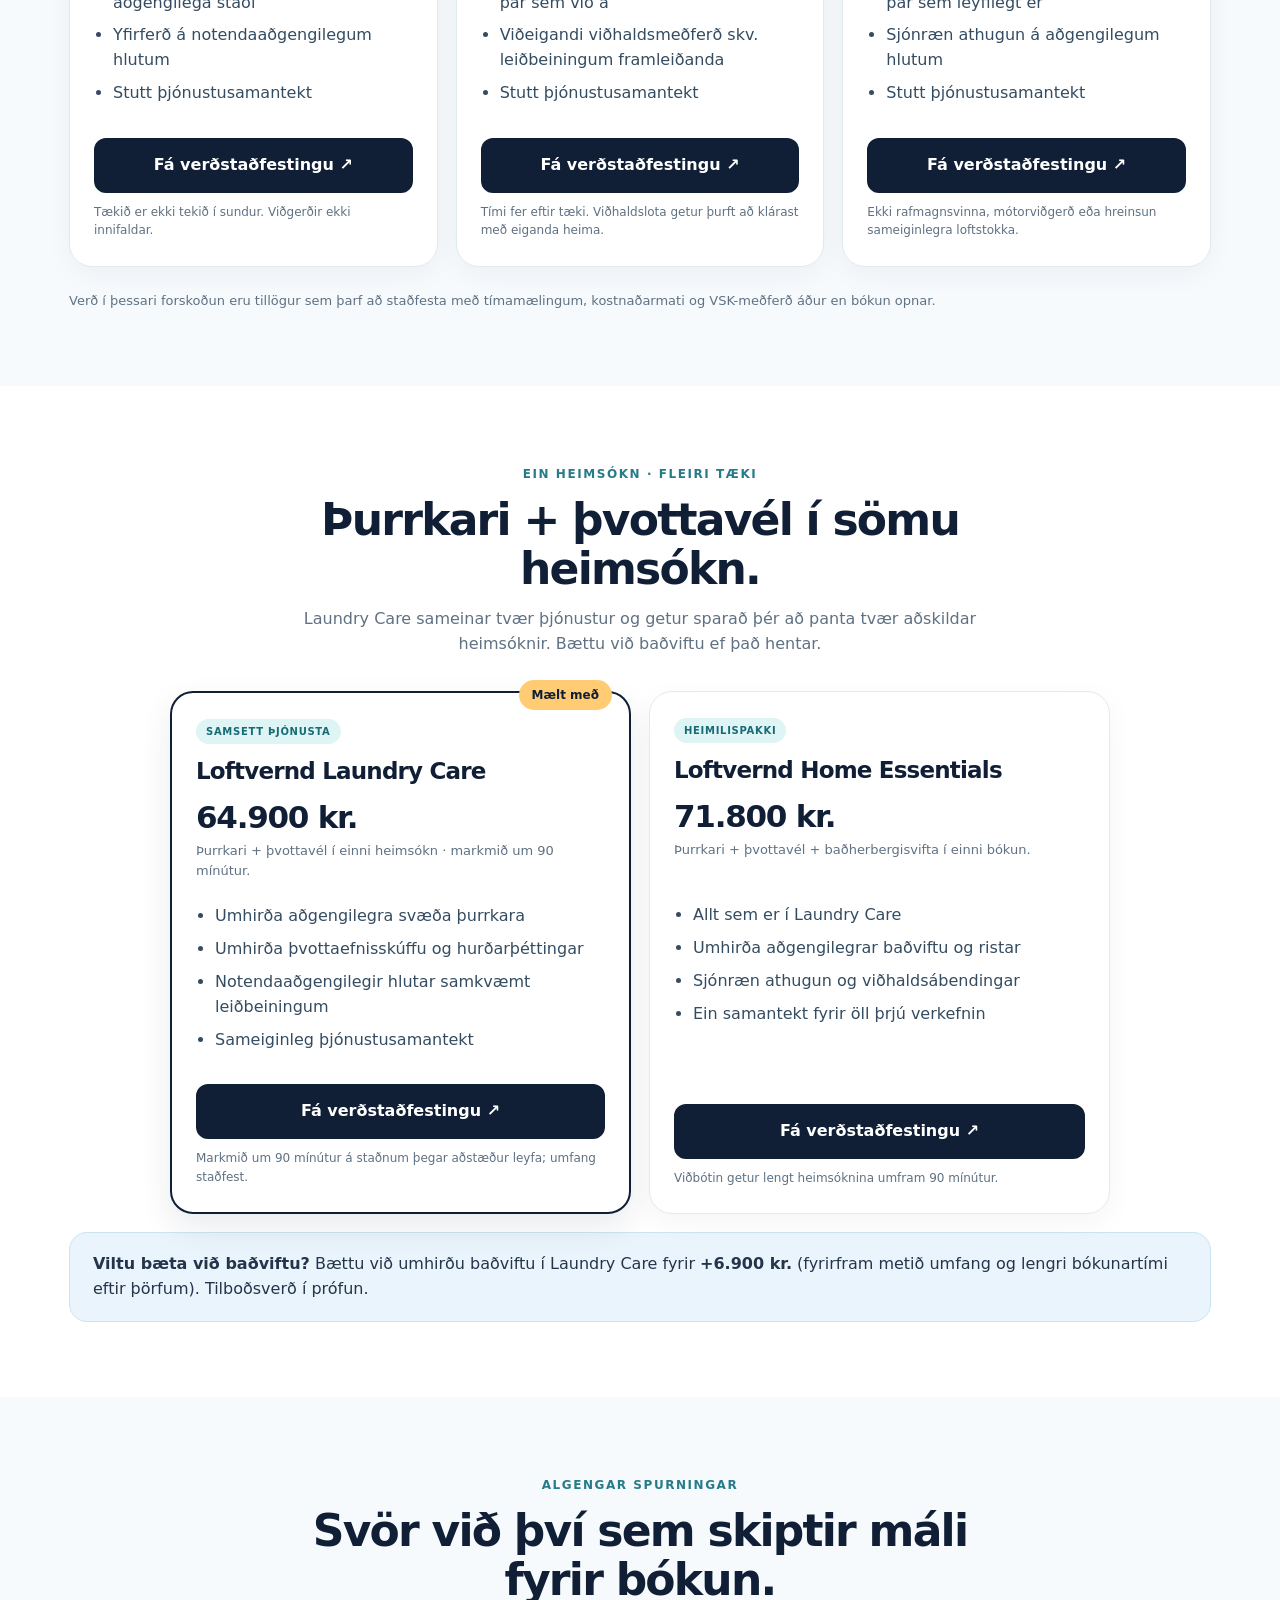
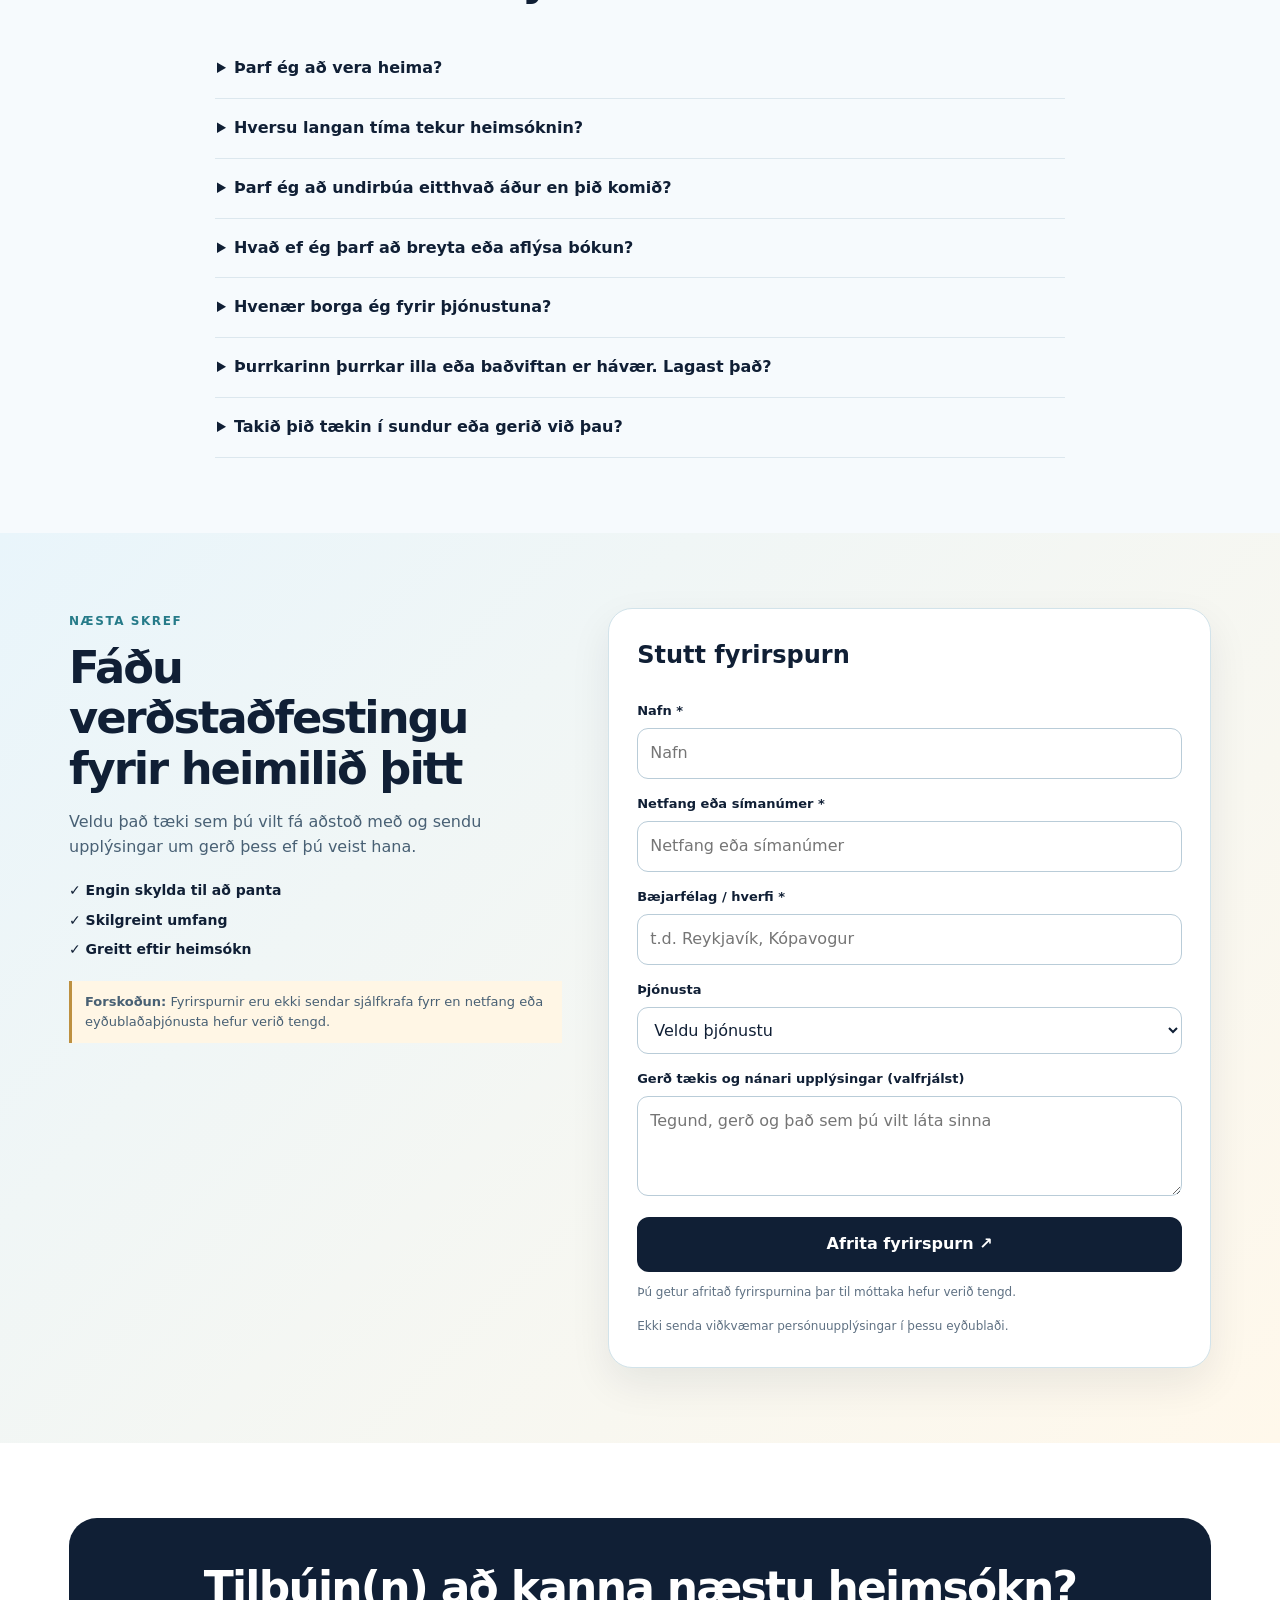
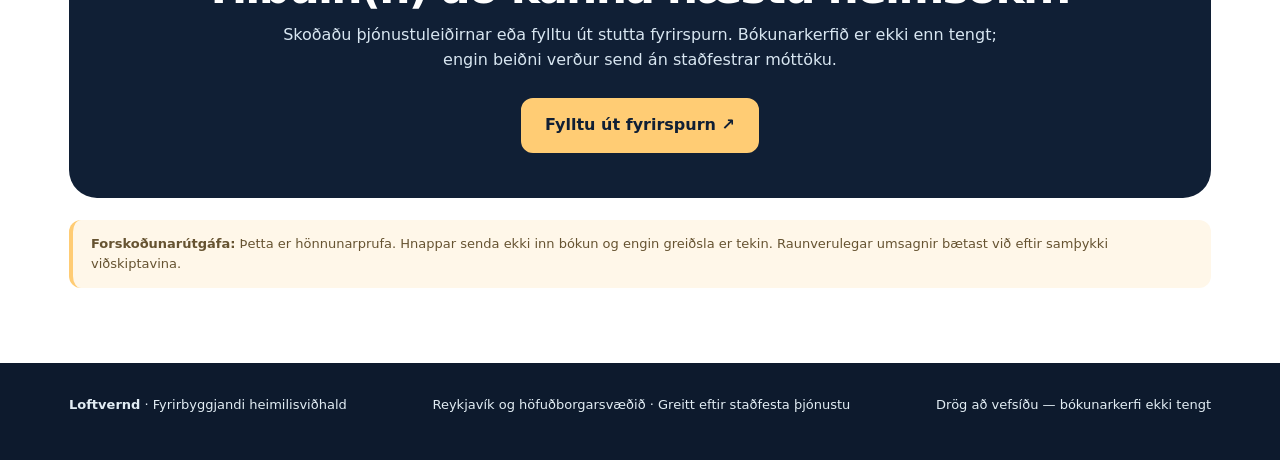
<file: dryer.html>
<!DOCTYPE html>

<html lang="is"><head><meta charset="utf-8"/><meta content="width=device-width,initial-scale=1" name="viewport"/><meta content="#101F35" name="theme-color"/><meta content="Ló í þurrkara eða uppsöfnuð óhreinindi í þvottavél? Loftvernd sinnir umhirðu aðgengilegra hluta þurrkara, þvottavéla og baðvifta. Skoðaðu þjónustupakka og verð." name="description"/><title>Loftvernd | Fyrirbyggjandi umhirða þurrkara og þvottavéla</title><link href="assets/loftvernd-favicon.png" rel="icon" type="image/png"/><link href="assets/style.css" rel="stylesheet"/></head><body id="top"><div class="notice">Fyrirbyggjandi viðhald · Reykjavík og höfuðborgarsvæðið</div><header class="site-header"><div class="shell head-inner"><a aria-label="Loftvernd — efst á síðu" class="brand brand-loftvernd" href="#top"><img alt="Loftvernd" src="assets/loftvernd-logo.png"/></a><nav class="nav"><a href="index.html">Loftræsting</a><a href="dryer.html">Heimilistæki</a><a href="#faq">Spurt &amp; svarað</a><a class="btn btn-sm" data-cta="nav_request" href="#request">Fá verðstaðfestingu ↗</a></nav></div></header><main><section class="hero"><div class="shell hero-inner"><div><span class="eyebrow">LOFTVERND · ÞURRKARAR OG ÞVOTTAVÉLAR</span><h1>Tekur lengri tíma að þurrka þvottinn — eða safnast óhreinindi í þvottavélina?</h1><p class="lead">Loftvernd býður upp á skilgreinda umhirðu þurrkara, þvottavéla og aðgengilegra baðvifta. Fáðu þægilega þjónustu í einni heimsókn og skýrt yfirlit yfir hvað var gert.</p><p class="hero-note">Áhersla á skilgreint viðhald, skýra verðupplýsingu og greiðslu eftir heimsókn.</p><div class="hero-actions"><a class="btn" data-cta="hero_request" href="#request">Fá verðstaðfestingu ↗</a><a class="btn btn-alt" data-cta="hero_prices" href="#services">Skoða þjónustu og verð</a></div><div class="trust-mini"><span>Skilgreint viðhald</span><span>Greitt eftir heimsókn</span><span>Reykjavík og nágrenni</span></div></div><div class="hero-visual"><img alt="Teikning af þurrkara og þvottavél" src="assets/laundry-illustration.svg"/><span class="sticker">Heimilistækjaumhirða ✦</span><div class="caption">Loftvernd heimilistækjaþjónusta · ekki ljósmynd af viðskiptavini.</div></div></div></section><div class="strip"><div class="shell trust-row"><div class="trust-item"><span class="iconbox">♧</span> Notendaviðhald samkvæmt leiðbeiningum</div><div class="trust-item"><span class="iconbox">▤</span> Skýr þjónustusamantekt</div><div class="trust-item"><span class="iconbox">◷</span> Morguntímar í boði</div><div class="trust-item"><span class="iconbox">⌂</span> Þjónusta á höfuðborgarsvæðinu</div></div></div><section class="section soft" id="problems"><div class="shell"><div class="section-header"><span class="eyebrow">ÞEKKIR ÞÚ ÞETTA?</span><h2>Algeng ástæða þess að fólk bókar þjónustu</h2></div><div class="sales-grid"><article class="sales-tile"><span class="sales-tile-number">01</span><h3>Þurrkari virðist hægari</h3><p>Ló og ryk safnast á aðgengilegum stöðum. Léleg þurrkun getur þó líka stafað af bilun.</p></article><article class="sales-tile"><span class="sales-tile-number">02</span><h3>Óhreinindi og lykt í þvottavél</h3><p>Bakkar, þéttingar og notendaaðgengilegir hlutar geta þurft reglubundna umhirðu.</p></article><article class="sales-tile"><span class="sales-tile-number">03</span><h3>Erfitt að finna tíma</h3><p>Það er þægilegra að fá umhirðu fyrir bæði tækin í einni bókaðri heimsókn.</p></article></div></div></section><section class="section" id="benefits"><div class="shell"><div class="section-header"><span class="eyebrow">HVERJU MÁ BÚAST VIÐ?</span><h2>Ávinningurinn er skýr og raunhæfur</h2></div><div class="sales-grid"><article class="sales-tile"><span class="sales-tile-number">01</span><h3>Sýnileg umhirða</h3><p>Aðgengileg svæði fá athygli og þú færð skýrt yfirlit yfir framkvæmdina.</p></article><article class="sales-tile"><span class="sales-tile-number">02</span><h3>Tvö tæki í einni heimsókn</h3><p>Laundry Care sameinar þurrkara og þvottavél í einum þjónustutíma.</p></article><article class="sales-tile"><span class="sales-tile-number">03</span><h3>Engin óþörf sundurtekning</h3><p>Við vinnum innan notendaviðhalds og leiðbeininga framleiðanda; viðgerðir eru ekki innifaldar.</p></article></div></div></section><section class="section" id="how"><div class="shell"><div class="section-header"><span class="eyebrow">SVONA VIRKAR ÞAÐ</span><h2>Þrjú einföld skref</h2></div><div class="three-steps"><div class="step"><span class="step-num">1</span><h3>Skoðaðu þjónustuna</h3><p>Veldu þá þjónustuleið sem hentar og skoðaðu verð og umfang.</p></div><div class="step"><span class="step-num">2</span><h3>Sendu stutta fyrirspurn</h3><p>Segðu okkur frá tækinu eða kerfinu og hvar þjónustan á að fara fram.</p></div><div class="step"><span class="step-num">3</span><h3>Staðfestum næstu skref</h3><p>Þegar bókun opnar verður hægt að staðfesta morguntíma og greiða eftir þjónustu.</p></div></div></div></section><section class="section warm" id="proof"><div class="shell"><div class="section-header"><span class="eyebrow">SÝNUM VINNUNA</span><h2>Sjáðu hvar óhreinindi safnast fyrir.</h2><p>Skoðaðu ljósmyndasamanburð af aðgengilegum hlutum. Myndirnar eru sýnidæmi og ekki staðfestar myndir úr vinnu Loftverndar.</p></div><div aria-label="Fyrir og eftir myndasafn" class="gallery-widget">
<div class="gallery-top"><div><span class="gallery-kicker">MYNDASAFN · FYRIR / EFTIR</span><h3 id="gallery-title">Þéttigúmmí þvottavélar</h3></div><div class="gallery-nav"><button aria-label="Fyrri mynd" id="gallery-prev" type="button">←</button><span aria-live="polite" id="gallery-count">1 / 4</span><button aria-label="Næsta mynd" id="gallery-next" type="button">→</button></div></div>
<div class="comparison" id="comparison" style="--split:50%"><img alt="Fyrir umhirðu: þéttigúmmí þvottavélar" draggable="false" id="compare-before" src="assets/gallery/gasket-before.webp"/><img alt="Eftir umhirðu: þéttigúmmí þvottavélar" draggable="false" id="compare-after" src="assets/gallery/gasket-after.webp"/><div aria-hidden="true" class="comparison-line"><span>↔</span></div><span class="compare-label left">FYRIR</span><span class="compare-label right">EFTIR</span><input aria-label="Renndu til að bera saman fyrir og eftir mynd" id="compare-range" max="100" min="0" type="range" value="50"/></div>
<div aria-label="Veldu samanburðarmynd" class="gallery-thumbs" id="gallery-thumbs" role="group"></div>
<p class="gallery-caption">Myndir sýna sjónrænan mun. Umhirða fer eftir ástandi, aðgengi og leiðbeiningum framleiðanda.</p>
</div></div></section><section class="section soft" id="why-us"><div class="shell"><div class="section-header"><span class="eyebrow">AF HVERJU LOFTVERND?</span><h2>Skilgreind þjónusta án óþarfa flækjustigs</h2></div><div class="sales-grid"><article class="sales-tile"><span class="sales-tile-number">01</span><h3>Skýr verkefnalýsing</h3><p>Þú sérð fyrirfram hvaða viðhald fellur undir þjónustuna.</p></article><article class="sales-tile"><span class="sales-tile-number">02</span><h3>Greitt eftir heimsókn</h3><p>Greiðsla kemur eftir að umsamin þjónusta er lokið.</p></article><article class="sales-tile"><span class="sales-tile-number">03</span><h3>Sérhæfð umhirða á heimilinu</h3><p>Þú þarft ekki að flytja þvottavél eða þurrkara á verkstæði fyrir þessa þjónustu.</p></article></div></div></section><section class="section soft" id="services"><div class="shell"><div class="section-header"><span class="eyebrow">ÞRJÁR EINFALDAR ÞJÓNUSTUR</span><h2>Veldu eitt tæki — eða sameinaðu umhirðuna.</h2><p>Þurrkari, þvottavél eða baðvifta. Ef þú vilt láta sinna tveimur tækjum í einni heimsókn er Laundry Care-samsetningin hér fyrir neðan.</p></div><div class="cards laundry-service-cards">
<article class="card"><span class="pill">ÞURRKARAUMHIRÐA</span><h3>Loftvernd Dryer Care</h3><div class="price">39.900 kr.</div><div class="meta">Markmið: um 60 mínútur · Óinngripandi umhirða aðgengilegra svæða.</div><ul><li>Fjarlæging lausrar lóar af aðgengilegum svæðum</li><li>Sérhæfður mjór stútur fyrir aðgengilega staði</li><li>Yfirferð á notendaaðgengilegum hlutum</li><li>Stutt þjónustusamantekt</li></ul><a class="btn" data-cta="package_request" data-service="Loftvernd Dryer Care" href="#request">Fá verðstaðfestingu ↗</a><div class="smallprint">Tækið er ekki tekið í sundur. Viðgerðir ekki innifaldar.</div></article>
<article class="card"><span class="pill">ÞVOTTAVÉLAUMHIRÐA</span><h3>Loftvernd Washer Care</h3><div class="price">39.900 kr.</div><div class="meta">Fyrirbyggjandi umhirða aðgengilegra hluta þvottavélar.</div><ul><li>Umhirða þvottaefnisskúffu og hurðarþéttingar</li><li>Yfirferð notendaaðgengilegra íhluta þar sem við á</li><li>Viðeigandi viðhaldsmeðferð skv. leiðbeiningum framleiðanda</li><li>Stutt þjónustusamantekt</li></ul><a class="btn" data-cta="package_request" data-service="Loftvernd Washer Care" href="#request">Fá verðstaðfestingu ↗</a><div class="smallprint">Tími fer eftir tæki. Viðhaldslota getur þurft að klárast með eiganda heima.</div></article>
<article class="card"><span class="pill">BAÐVIFTUUMHIRÐA</span><h3>Loftvernd Extractor Care</h3><div class="price">24.900 kr.</div><div class="meta">Fyrir aðgengilegar stakar baðherbergisviftur.</div><ul><li>Umhirða aðgengilegrar hlífar og ristar</li><li>Fjarlæging lauss ryks og óhreininda þar sem leyfilegt er</li><li>Sjónræn athugun á aðgengilegum hlutum</li><li>Stutt þjónustusamantekt</li></ul><a class="btn" data-cta="package_request" data-service="Loftvernd Extractor Care" href="#request">Fá verðstaðfestingu ↗</a><div class="smallprint">Ekki rafmagnsvinna, mótorviðgerð eða hreinsun sameiginlegra loftstokka.</div></article>
</div><p class="blurb">Verð í þessari forskoðun eru tillögur sem þarf að staðfesta með tímamælingum, kostnaðarmati og VSK-meðferð áður en bókun opnar.</p></div></section><section class="section" id="bundles"><div class="shell"><div class="section-header"><span class="eyebrow">EIN HEIMSÓKN · FLEIRI TÆKI</span><h2>Þurrkari + þvottavél í sömu heimsókn.</h2><p>Laundry Care sameinar tvær þjónustur og getur sparað þér að panta tvær aðskildar heimsóknir. Bættu við baðviftu ef það hentar.</p></div><div class="cards two laundry-bundle-cards">
<article class="card featured"><span class="badge-tag">Mælt með</span><span class="pill">SAMSETT ÞJÓNUSTA</span><h3>Loftvernd Laundry Care</h3><div class="price">64.900 kr.</div><div class="meta">Þurrkari + þvottavél í einni heimsókn · markmið um 90 mínútur.</div><ul><li>Umhirða aðgengilegra svæða þurrkara</li><li>Umhirða þvottaefnisskúffu og hurðarþéttingar</li><li>Notendaaðgengilegir hlutar samkvæmt leiðbeiningum</li><li>Sameiginleg þjónustusamantekt</li></ul><a class="btn" data-cta="package_request" data-service="Loftvernd Laundry Care" href="#request">Fá verðstaðfestingu ↗</a><div class="smallprint">Markmið um 90 mínútur á staðnum þegar aðstæður leyfa; umfang staðfest.</div></article>
<article class="card"><span class="pill">HEIMILISPAKKI</span><h3>Loftvernd Home Essentials</h3><div class="price">71.800 kr.</div><div class="meta">Þurrkari + þvottavél + baðherbergisvifta í einni bókun.</div><ul><li>Allt sem er í Laundry Care</li><li>Umhirða aðgengilegrar baðviftu og ristar</li><li>Sjónræn athugun og viðhaldsábendingar</li><li>Ein samantekt fyrir öll þrjú verkefnin</li></ul><a class="btn" data-cta="package_request" data-service="Loftvernd Home Essentials" href="#request">Fá verðstaðfestingu ↗</a><div class="smallprint">Viðbótin getur lengt heimsóknina umfram 90 mínútur.</div></article>
</div><div class="upsell-note"><strong>Viltu bæta við baðviftu?</strong> Bættu við umhirðu baðviftu í Laundry Care fyrir <strong>+6.900 kr.</strong> (fyrirfram metið umfang og lengri bókunartími eftir þörfum). Tilboðsverð í prófun.</div></div></section><section class="section soft" id="faq"><div class="shell"><div class="section-header"><span class="eyebrow">ALGENGAR SPURNINGAR</span><h2>Svör við því sem skiptir máli fyrir bókun.</h2></div><div class="faq"><details><summary>Þarf ég að vera heima?</summary><p>Já, við biðjum um að fullorðinn einstaklingur sé á staðnum meðan heimsóknin fer fram, svo hægt sé að tryggja aðgang og fara yfir niðurstöðuna.</p></details><details><summary>Hversu langan tíma tekur heimsóknin?</summary><p>Þurrkaraumhirða tekur að jafnaði um 60 mínútur og markmiðið er um 90 mínútur fyrir Laundry Care (þurrkara og þvottavél). Aðrar heimsóknir og viðbætur geta tekið lengri tíma.</p></details><details><summary>Þarf ég að undirbúa eitthvað áður en þið komið?</summary><p>Það nægir að hafa gott aðgengi að tækinu eða kerfinu og svæðinu í kring. Þú þarft ekki að taka neitt í sundur. Gott er að hafa tegund og gerð tækis tiltæka ef þú veist hana.</p></details><details><summary>Hvað ef ég þarf að breyta eða aflýsa bókun?</summary><p>Hafðu samband eins fljótt og þú getur. Við reynum að finna annan lausan morguntíma. Nánari skilmálar verða birtir áður en bókun opnar.</p></details><details><summary>Hvenær borga ég fyrir þjónustuna?</summary><p>Greitt er eftir að heimsókn lýkur. Verð og hugsanlegur kostnaður vegna varahluta eða síuefnis eru staðfest áður en vinna hefst.</p></details><details><summary>Þurrkarinn þurrkar illa eða baðviftan er hávær. Lagast það?</summary><p>Óhreinindi geta stundum haft áhrif á virkni eða hljóð, en við getum ekki lofað að umhirða leysi vandann. Ef grunur er um bilun mælum við með viðeigandi viðgerðaraðila.</p></details><details><summary>Takið þið tækin í sundur eða gerið við þau?</summary><p>Nei, við sinnum aðeins leyfilegri, óinngripandi umhirðu aðgengilegra hluta samkvæmt leiðbeiningum framleiðanda. Rafmagnsvinna og viðgerðir eru ekki innifaldar.</p></details></div></div></section><section class="section request-section" id="request"><div class="shell request-layout"><div><span class="eyebrow">NÆSTA SKREF</span><h2>Fáðu verðstaðfestingu fyrir heimilið þitt</h2><p>Veldu það tæki sem þú vilt fá aðstoð með og sendu upplýsingar um gerð þess ef þú veist hana.</p><div class="request-points"><span>✓ Engin skylda til að panta</span><span>✓ Skilgreint umfang</span><span>✓ Greitt eftir heimsókn</span></div><p class="preview-warning"><strong>Forskoðun:</strong> Fyrirspurnir eru ekki sendar sjálfkrafa fyrr en netfang eða eyðublaðaþjónusta hefur verið tengd.</p></div><form class="lead-form" id="lead-form" novalidate=""><h3>Stutt fyrirspurn</h3><label for="lead-name">Nafn *</label><input autocomplete="name" id="lead-name" maxlength="100" name="name" placeholder="Nafn" required=""/><label for="lead-contact">Netfang eða símanúmer *</label><input id="lead-contact" maxlength="160" name="contact" placeholder="Netfang eða símanúmer" required=""/><label for="lead-area">Bæjarfélag / hverfi *</label><input id="lead-area" maxlength="100" name="area" placeholder="t.d. Reykjavík, Kópavogur" required=""/><label for="lead-service">Þjónusta</label><select id="lead-service" name="service"><option value="">Veldu þjónustu</option><option value="Dryer Care">Dryer Care</option><option value="Washer Care">Washer Care</option><option value="Bathroom Extractor Care">Bathroom Extractor Care</option><option value="Loftvernd Laundry Care">Laundry Care — 64.900 kr.</option><option value="Loftvernd Home Essentials">Home Essentials</option></select><label for="lead-details">Gerð tækis og nánari upplýsingar (valfrjálst)</label><textarea id="lead-details" maxlength="1000" name="details" placeholder="Tegund, gerð og það sem þú vilt láta sinna" rows="3"></textarea><button class="btn lead-submit" type="submit">Afrita fyrirspurn ↗</button><p aria-live="polite" class="lead-feedback" id="lead-feedback" role="status">Þú getur afritað fyrirspurnina þar til móttaka hefur verið tengd.</p><p class="lead-privacy">Ekki senda viðkvæmar persónuupplýsingar í þessu eyðublaði.</p></form></div></section><section class="section" id="booking-status"><div class="shell"><div class="last-cta"><h2>Tilbúin(n) að kanna næstu heimsókn?</h2><p>Skoðaðu þjónustuleiðirnar eða fylltu út stutta fyrirspurn. Bókunarkerfið er ekki enn tengt; engin beiðni verður send án staðfestrar móttöku.</p><a class="btn" href="#request">Fylltu út fyrirspurn ↗</a></div><div class="status-note"><strong>Forskoðunarútgáfa:</strong> Þetta er hönnunarprufa. Hnappar senda ekki inn bókun og engin greiðsla er tekin. Raunverulegar umsagnir bætast við eftir samþykki viðskiptavina.</div></div></section></main><footer class="footer"><div class="shell footer-inner"><span><strong>Loftvernd</strong> · Fyrirbyggjandi heimilisviðhald</span><span>Reykjavík og höfuðborgarsvæðið · Greitt eftir staðfesta þjónustu</span><span>Drög að vefsíðu — bókunarkerfi ekki tengt</span></div></footer><div class="mobile-cta"><a class="btn" data-cta="sticky_request" href="#request">Fá verðstaðfestingu ↗</a></div><script>
(()=>{
 const data=[
  {id:'gasket',title:'Þéttigúmmí þvottavélar'},
  {id:'seal',title:'Hurðarþétting – nánari sýn'},
  {id:'drawer',title:'Þvottaefnisskúffa'},
  {id:'extractor',title:'Baðherbergisvifta'}
 ];
 const root=document.getElementById('comparison'),range=document.getElementById('compare-range'),a=document.getElementById('compare-after'),b=document.getElementById('compare-before'),title=document.getElementById('gallery-title'),count=document.getElementById('gallery-count'),thumbs=document.getElementById('gallery-thumbs');
 let selected=0;
 function select(i){selected=(i+data.length)%data.length;let d=data[selected];a.src='assets/gallery/'+d.id+'-after.webp';b.src='assets/gallery/'+d.id+'-before.webp';a.alt='Eftir: '+d.title;b.alt='Fyrir: '+d.title;title.textContent=d.title;count.textContent=(selected+1)+' / '+data.length;range.value=50;root.style.setProperty('--split','50%');[...thumbs.children].forEach((el,j)=>{el.classList.toggle('active',j===selected);el.setAttribute('aria-pressed',String(j===selected))});}
 data.forEach((d,i)=>{let btn=document.createElement('button');btn.type='button';btn.className='gallery-thumb';btn.setAttribute('aria-label','Skoða: '+d.title);btn.innerHTML='<img src="assets/gallery/'+d.id+'-after.webp" alt="" loading="lazy"><span>'+d.title+'</span>';btn.addEventListener('click',()=>select(i));thumbs.appendChild(btn)});
 range.addEventListener('input',()=>root.style.setProperty('--split',range.value+'%'));
 document.getElementById('gallery-next').addEventListener('click',()=>select(selected+1));document.getElementById('gallery-prev').addEventListener('click',()=>select(selected-1));
 select(0);
})();</script><script defer="" src="assets/leads.js"></script></body></html>
</file>
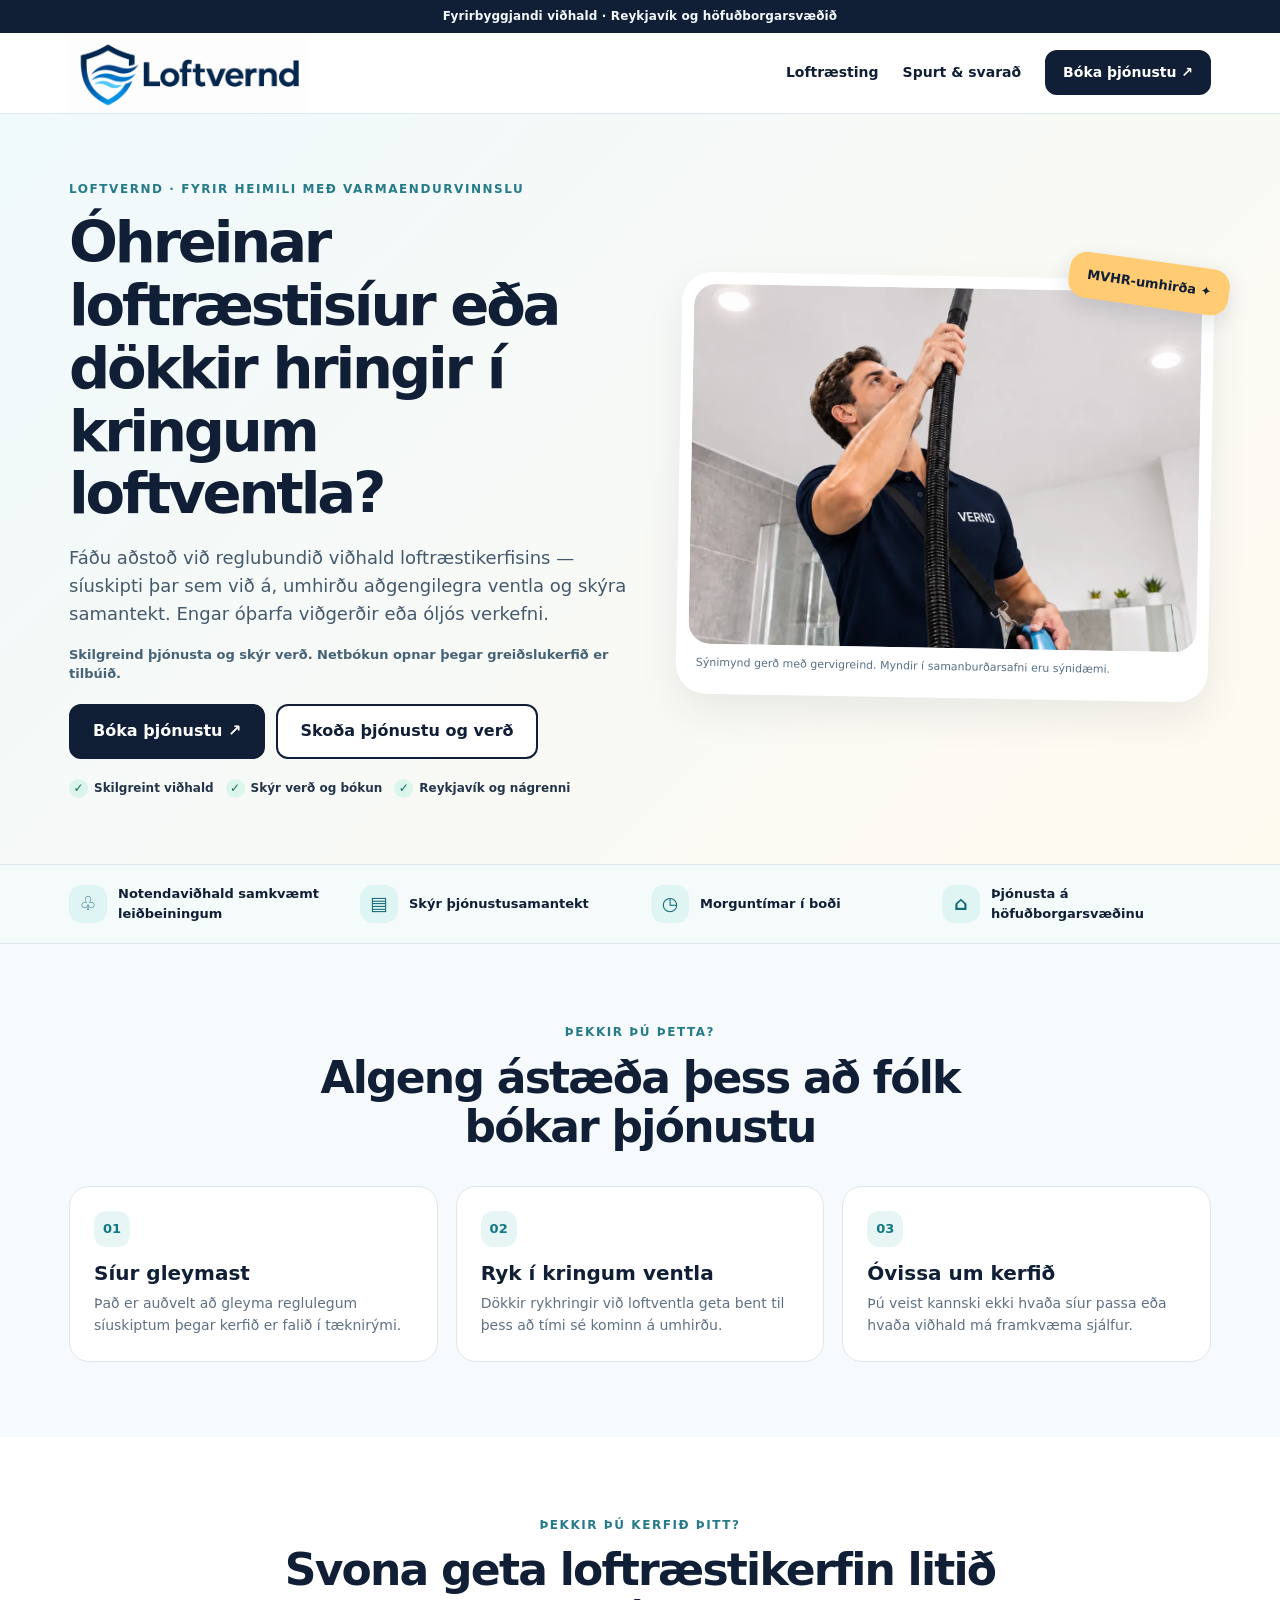
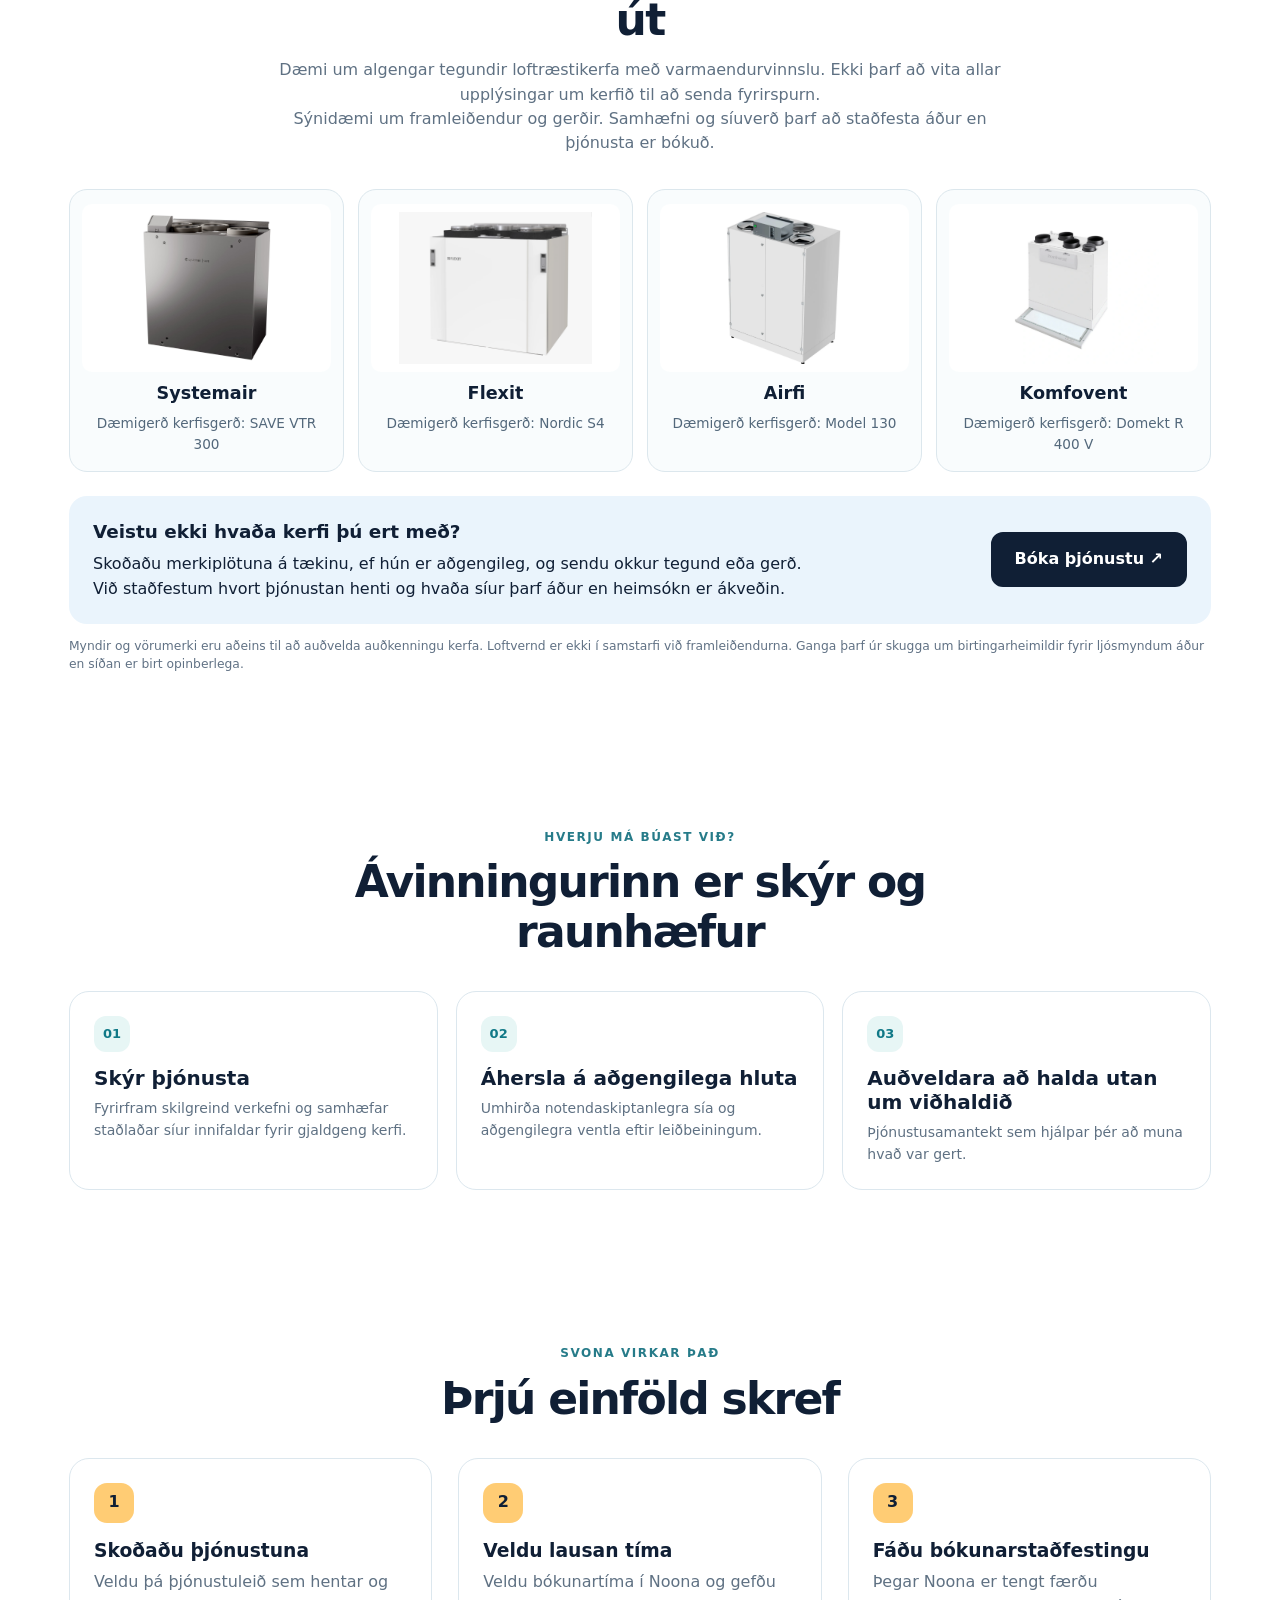
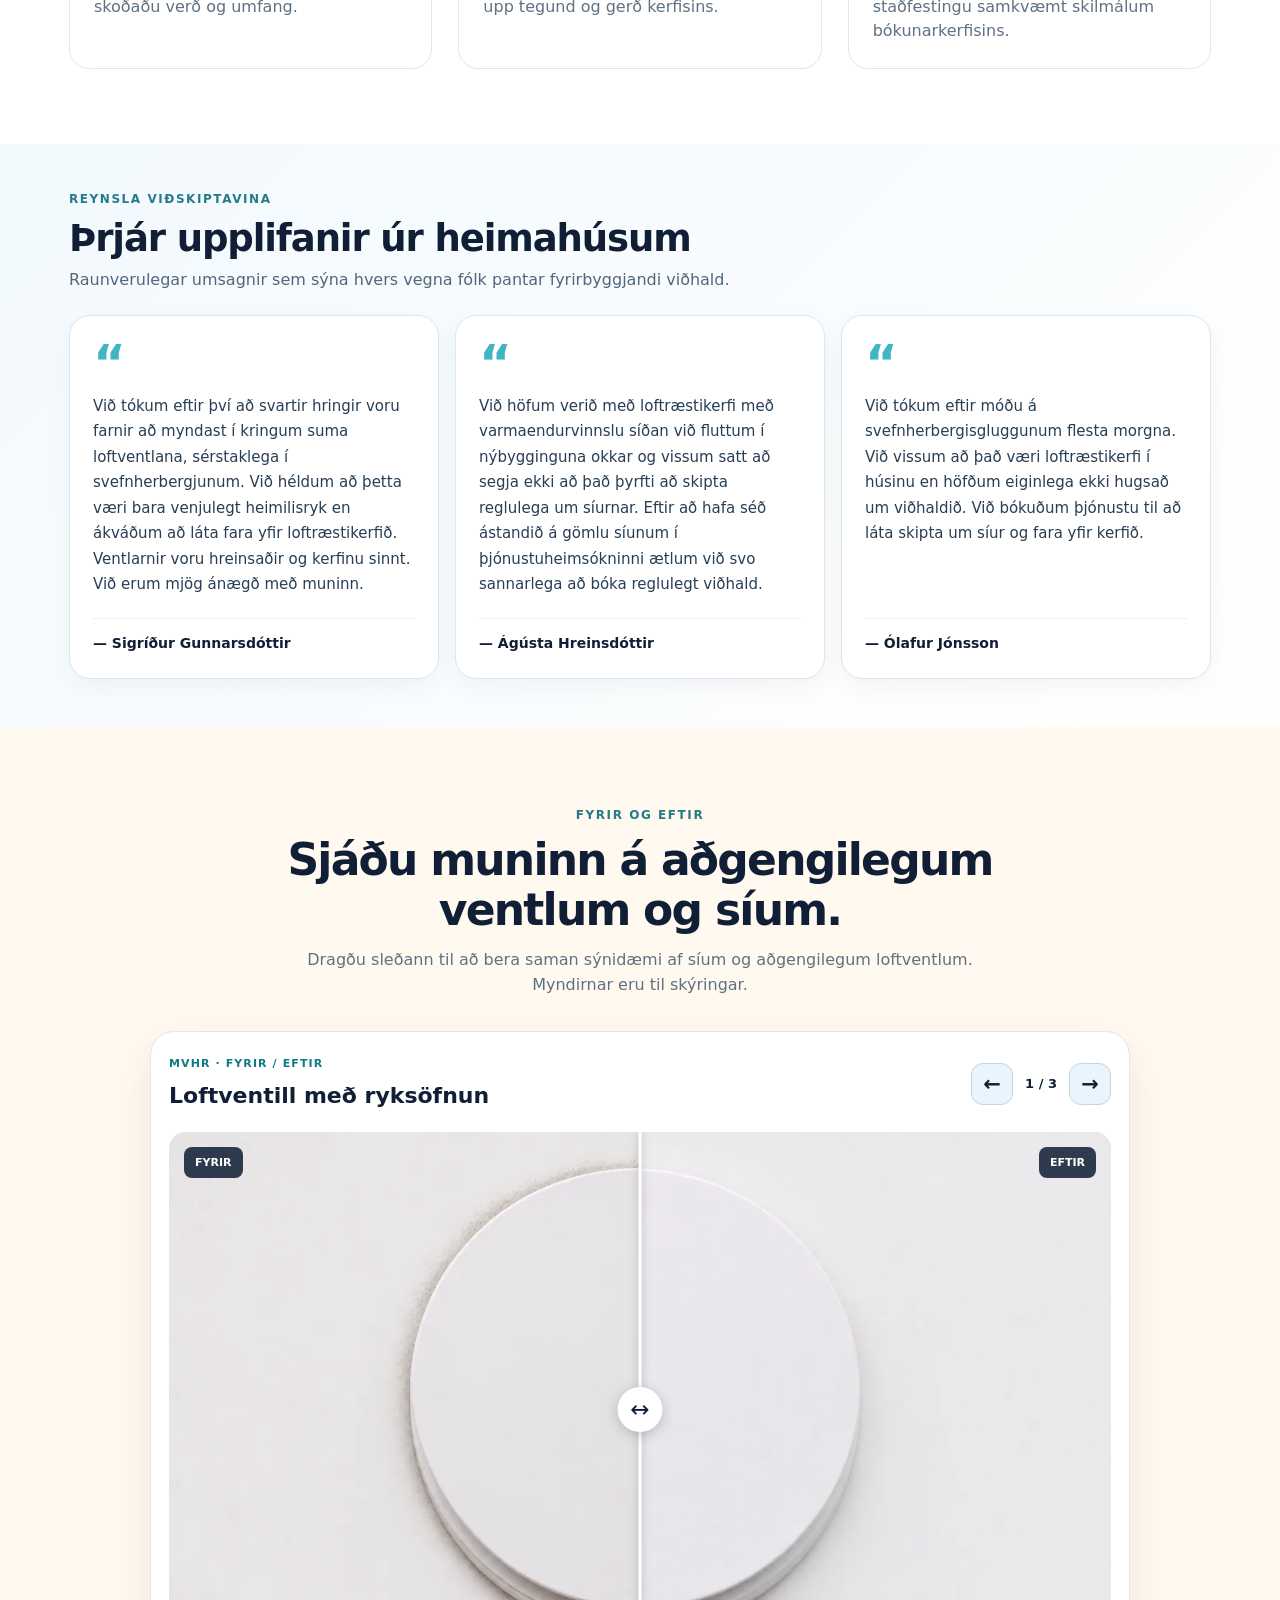
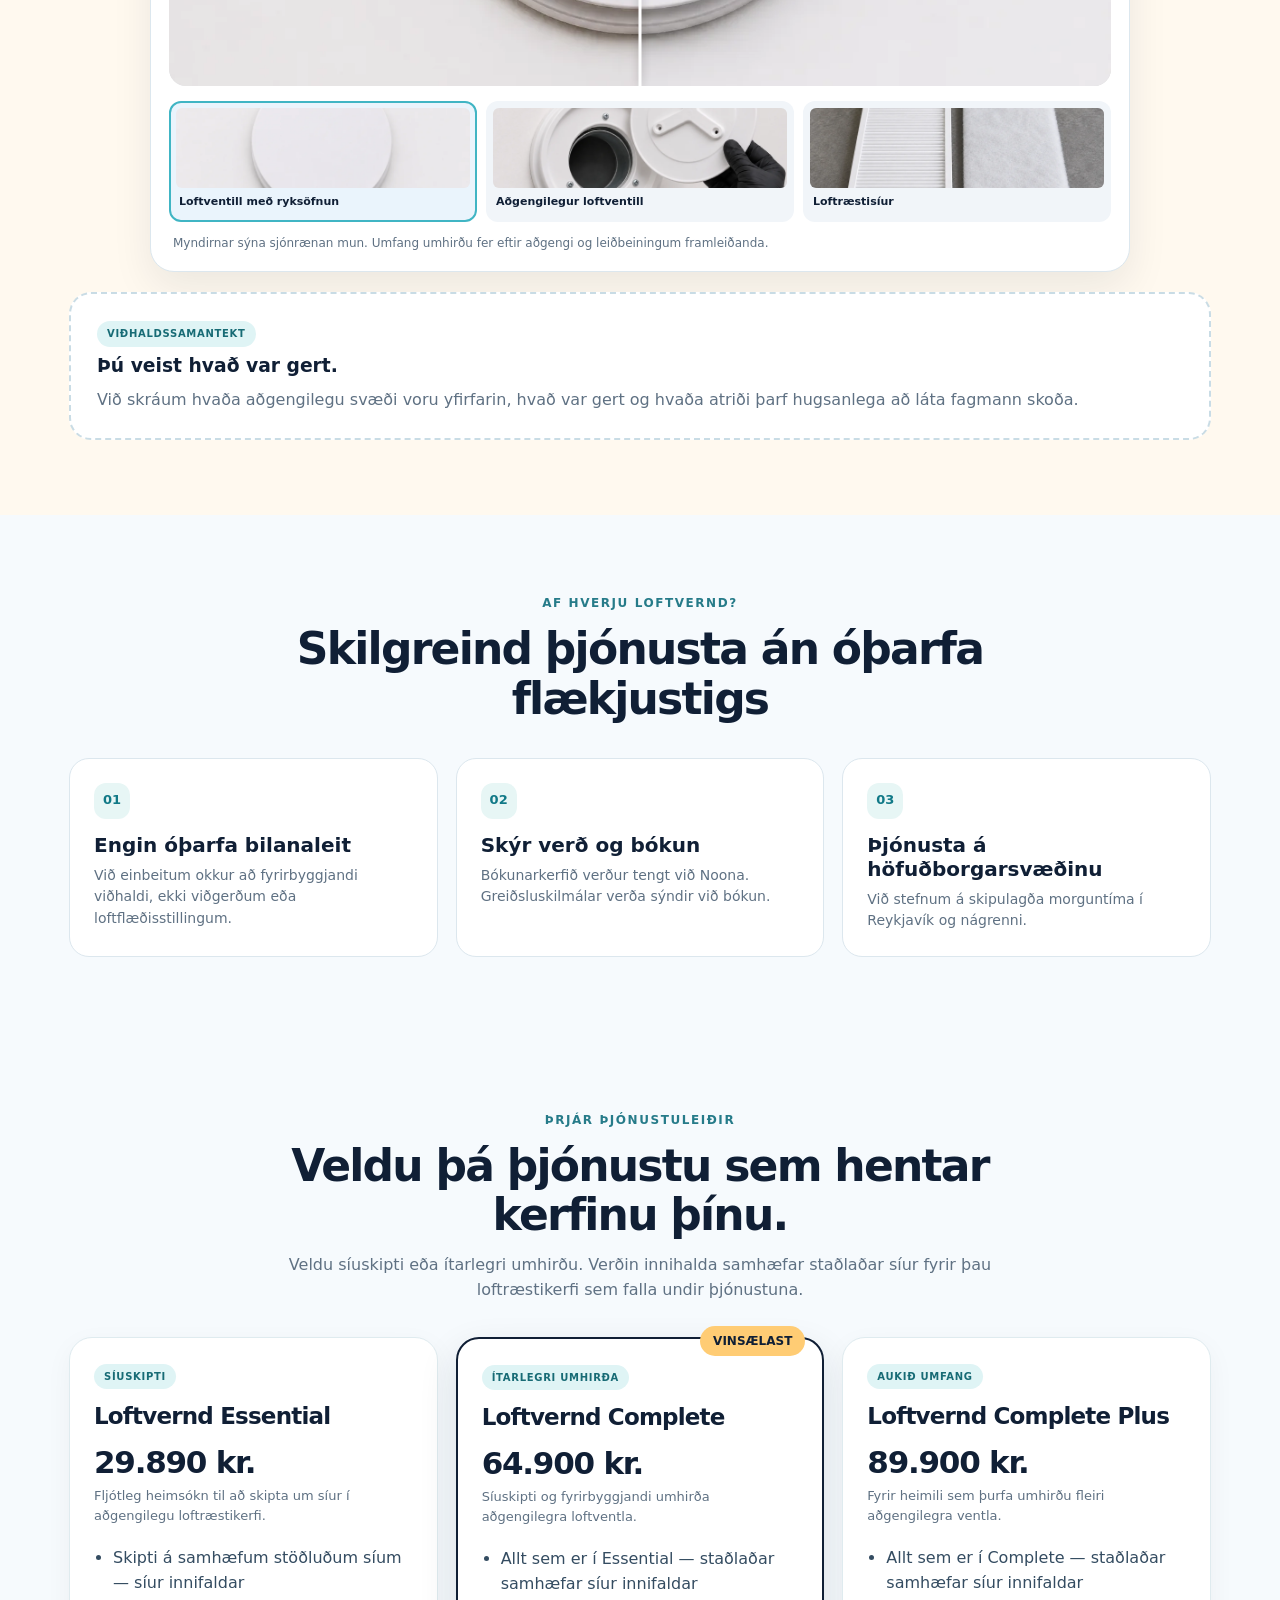
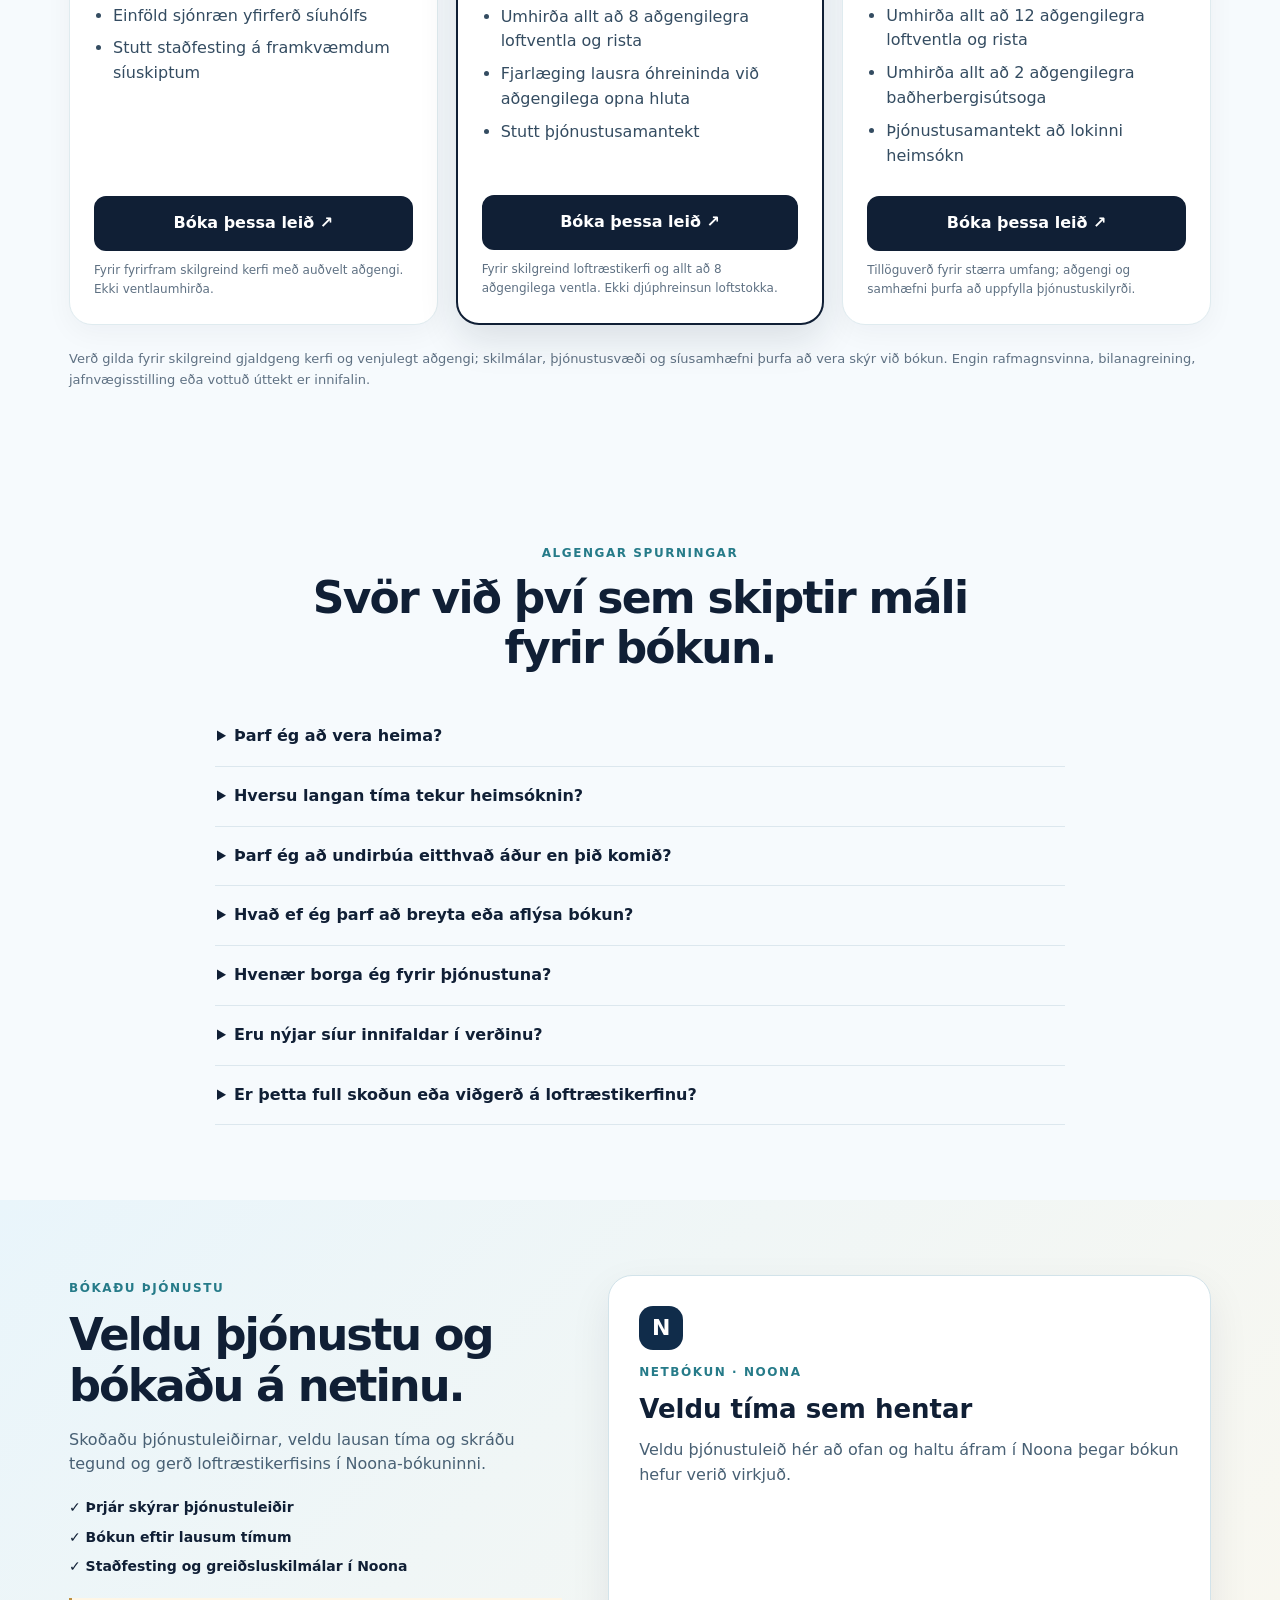
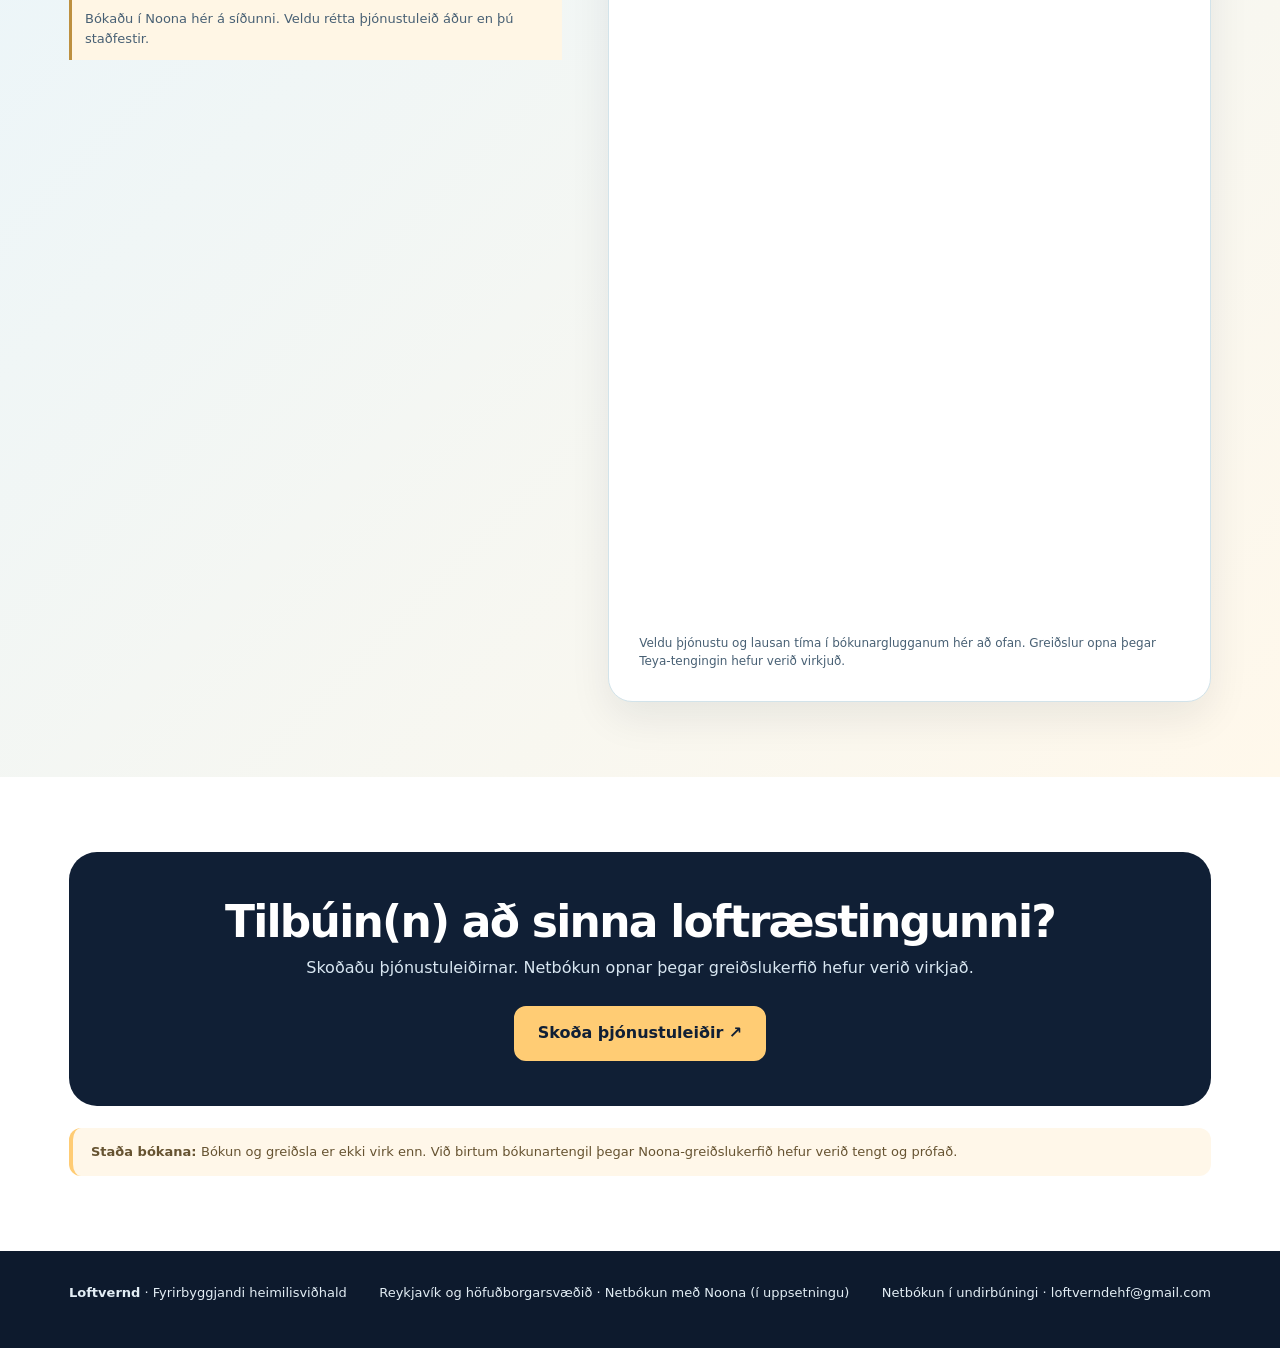
<file: index (3).html>
<!DOCTYPE html>
<!DOCTYPE html>

<html lang="is"><head><meta charset="utf-8"/><meta content="width=device-width,initial-scale=1" name="viewport"/><meta content="#101F35" name="theme-color"/><meta content="Loftvernd býður upp á síuskipti og fyrirbyggjandi umhirðu aðgengilegra loftventla á höfuðborgarsvæðinu. Þrjár skýrar þjónustuleiðir með föstum verði." name="description"/><title>Loftvernd | Viðhald loftræstikerfa og síuskipti</title><link href="assets/loftvernd-favicon.png" rel="icon" type="image/png"/><link href="assets/style.css" rel="stylesheet"/></head><body id="top"><div class="notice">Fyrirbyggjandi viðhald · Reykjavík og höfuðborgarsvæðið</div><header class="site-header"><div class="shell head-inner"><a aria-label="Loftvernd — efst á síðu" class="brand brand-loftvernd" href="#top"><img alt="Loftvernd" src="assets/loftvernd-logo.png"/></a><nav class="nav"><a href="index.html">Loftræsting</a><a href="#faq">Spurt &amp; svarað</a><a class="btn btn-sm" data-cta="nav_request" href="#booking">Bóka þjónustu ↗</a></nav></div></header><main><section class="hero"><div class="shell hero-inner"><div><span class="eyebrow">LOFTVERND · FYRIR HEIMILI MEÐ VARMAENDURVINNSLU</span><h1>Óhreinar loftræstisíur eða dökkir hringir í kringum loftventla?</h1><p class="lead">Fáðu aðstoð við reglubundið viðhald loftræstikerfisins — síuskipti þar sem við á, umhirðu aðgengilegra ventla og skýra samantekt. Engar óþarfa viðgerðir eða óljós verkefni.</p><p class="hero-note">Skilgreind þjónusta og skýr verð. Netbókun opnar þegar greiðslukerfið er tilbúið.</p><div class="hero-actions"><a class="btn" data-cta="hero_request" href="#booking">Bóka þjónustu ↗</a><a class="btn btn-alt" data-cta="hero_prices" href="#services">Skoða þjónustu og verð</a></div><div class="trust-mini"><span>Skilgreint viðhald</span><span>Skýr verð og bókun</span><span>Reykjavík og nágrenni</span></div></div><div class="hero-visual"><img alt="Sýnidæmi búið til með gervigreind: starfsmaður við loftræstiventil" src="assets/vent-technician.webp"/><span class="sticker">MVHR-umhirða ✦</span><div class="caption">Sýnimynd gerð með gervigreind. Myndir í samanburðarsafni eru sýnidæmi.</div></div></div></section><div class="strip"><div class="shell trust-row"><div class="trust-item"><span class="iconbox">♧</span> Notendaviðhald samkvæmt leiðbeiningum</div><div class="trust-item"><span class="iconbox">▤</span> Skýr þjónustusamantekt</div><div class="trust-item"><span class="iconbox">◷</span> Morguntímar í boði</div><div class="trust-item"><span class="iconbox">⌂</span> Þjónusta á höfuðborgarsvæðinu</div></div></div><section class="section soft" id="problems"><div class="shell"><div class="section-header"><span class="eyebrow">ÞEKKIR ÞÚ ÞETTA?</span><h2>Algeng ástæða þess að fólk bókar þjónustu</h2></div><div class="sales-grid"><article class="sales-tile"><span class="sales-tile-number">01</span><h3>Síur gleymast</h3><p>Það er auðvelt að gleyma reglulegum síuskiptum þegar kerfið er falið í tæknirými.</p></article><article class="sales-tile"><span class="sales-tile-number">02</span><h3>Ryk í kringum ventla</h3><p>Dökkir rykhringir við loftventla geta bent til þess að tími sé kominn á umhirðu.</p></article><article class="sales-tile"><span class="sales-tile-number">03</span><h3>Óvissa um kerfið</h3><p>Þú veist kannski ekki hvaða síur passa eða hvaða viðhald má framkvæma sjálfur.</p></article></div></div></section><section class="section mvhr-brand-section" id="systems"><div class="shell">
<div class="section-header"><span class="eyebrow">ÞEKKIR ÞÚ KERFIÐ ÞITT?</span><h2>Svona geta loftræstikerfin litið út</h2><p>Dæmi um algengar tegundir loftræstikerfa með varmaendurvinnslu. Ekki þarf að vita allar upplýsingar um kerfið til að senda fyrirspurn.</p><p class="systems-disclaimer">Sýnidæmi um framleiðendur og gerðir. Samhæfni og síuverð þarf að staðfesta áður en þjónusta er bókuð.</p></div>
<div class="mvhr-brand-grid">
<article class="mvhr-brand-card"><img alt="Loftræstisamstæða — Systemair" height="168" loading="lazy" src="assets/mvhr-brands/systemair.png" width="260"/><h3>Systemair</h3><p>Dæmigerð kerfisgerð: SAVE VTR 300</p></article>
<article class="mvhr-brand-card"><img alt="Loftræstisamstæða — Flexit" height="168" loading="lazy" src="assets/mvhr-brands/flexit.png" width="260"/><h3>Flexit</h3><p>Dæmigerð kerfisgerð: Nordic S4</p></article>
<article class="mvhr-brand-card"><img alt="Loftræstisamstæða — Airfi" height="168" loading="lazy" src="assets/mvhr-brands/airfi.png" width="260"/><h3>Airfi</h3><p>Dæmigerð kerfisgerð: Model 130</p></article>
<article class="mvhr-brand-card"><img alt="Loftræstisamstæða — Komfovent" height="168" loading="lazy" src="assets/mvhr-brands/komfovent.png" width="260"/><h3>Komfovent</h3><p>Dæmigerð kerfisgerð: Domekt R 400 V</p></article>
</div>
<div class="mvhr-brand-cta"><div><h3>Veistu ekki hvaða kerfi þú ert með?</h3><p>Skoðaðu merkiplötuna á tækinu, ef hún er aðgengileg, og sendu okkur tegund eða gerð. Við staðfestum hvort þjónustan henti og hvaða síur þarf áður en heimsókn er ákveðin.</p></div><a class="btn" data-cta="systems_request" href="#booking">Bóka þjónustu ↗</a></div>
<p class="mvhr-brand-disclaimer">Myndir og vörumerki eru aðeins til að auðvelda auðkenningu kerfa. Loftvernd er ekki í samstarfi við framleiðendurna. Ganga þarf úr skugga um birtingarheimildir fyrir ljósmyndum áður en síðan er birt opinberlega.</p>
</div></section><section class="section" id="benefits"><div class="shell"><div class="section-header"><span class="eyebrow">HVERJU MÁ BÚAST VIÐ?</span><h2>Ávinningurinn er skýr og raunhæfur</h2></div><div class="sales-grid"><article class="sales-tile"><span class="sales-tile-number">01</span><h3>Skýr þjónusta</h3><p>Fyrirfram skilgreind verkefni og samhæfar staðlaðar síur innifaldar fyrir gjaldgeng kerfi.</p></article><article class="sales-tile"><span class="sales-tile-number">02</span><h3>Áhersla á aðgengilega hluta</h3><p>Umhirða notendaskiptanlegra sía og aðgengilegra ventla eftir leiðbeiningum.</p></article><article class="sales-tile"><span class="sales-tile-number">03</span><h3>Auðveldara að halda utan um viðhaldið</h3><p>Þjónustusamantekt sem hjálpar þér að muna hvað var gert.</p></article></div></div></section><section class="section" id="how"><div class="shell"><div class="section-header"><span class="eyebrow">SVONA VIRKAR ÞAÐ</span><h2>Þrjú einföld skref</h2></div><div class="three-steps"><div class="step"><span class="step-num">1</span><h3>Skoðaðu þjónustuna</h3><p>Veldu þá þjónustuleið sem hentar og skoðaðu verð og umfang.</p></div><div class="step"><span class="step-num">2</span><h3>Veldu lausan tíma</h3><p>Veldu bókunartíma í Noona og gefðu upp tegund og gerð kerfisins.</p></div><div class="step"><span class="step-num">3</span><h3>Fáðu bókunarstaðfestingu</h3><p>Þegar Noona er tengt færðu staðfestingu samkvæmt skilmálum bókunarkerfisins.</p></div></div></div></section><section class="review reviews-three" id="reviews"><div class="shell"><div class="section-header review-heading"><span class="eyebrow">REYNSLA VIÐSKIPTAVINA</span><h2>Þrjár upplifanir úr heimahúsum</h2><p>Raunverulegar umsagnir sem sýna hvers vegna fólk pantar fyrirbyggjandi viðhald.</p></div><div class="testimonial-grid"><figure class="testimonial-card"><div aria-hidden="true" class="testimonial-quote">“</div><blockquote>Við tókum eftir því að svartir hringir voru farnir að myndast í kringum suma loftventlana, sérstaklega í svefnherbergjunum. Við héldum að þetta væri bara venjulegt heimilisryk en ákváðum að láta fara yfir loftræstikerfið. Ventlarnir voru hreinsaðir og kerfinu sinnt. Við erum mjög ánægð með muninn.</blockquote><figcaption>— Sigríður Gunnarsdóttir</figcaption></figure><figure class="testimonial-card"><div aria-hidden="true" class="testimonial-quote">“</div><blockquote>Við höfum verið með loftræstikerfi með varmaendurvinnslu síðan við fluttum í nýbygginguna okkar og vissum satt að segja ekki að það þyrfti að skipta reglulega um síurnar. Eftir að hafa séð ástandið á gömlu síunum í þjónustuheimsókninni ætlum við svo sannarlega að bóka reglulegt viðhald.</blockquote><figcaption>— Ágústa Hreinsdóttir</figcaption></figure><figure class="testimonial-card"><div aria-hidden="true" class="testimonial-quote">“</div><blockquote>Við tókum eftir móðu á svefnherbergisgluggunum flesta morgna. Við vissum að það væri loftræstikerfi í húsinu en höfðum eiginlega ekki hugsað um viðhaldið. Við bókuðum þjónustu til að láta skipta um síur og fara yfir kerfið.</blockquote><figcaption>— Ólafur Jónsson</figcaption></figure></div></div></section><section class="section warm" id="proof"><div class="shell"><div class="section-header"><span class="eyebrow">FYRIR OG EFTIR</span><h2>Sjáðu muninn á aðgengilegum ventlum og síum.</h2><p>Dragðu sleðann til að bera saman sýnidæmi af síum og aðgengilegum loftventlum. Myndirnar eru til skýringar.</p></div><div aria-label="Fyrir og eftir myndasafn fyrir loftræstingu" class="gallery-widget">
<div class="gallery-top"><div><span class="gallery-kicker">MVHR · FYRIR / EFTIR</span><h3 id="gallery-title">Loftventill með ryksöfnun</h3></div><div class="gallery-nav"><button aria-label="Fyrri mynd" id="gallery-prev" type="button">←</button><span aria-live="polite" id="gallery-count">1 / 3</span><button aria-label="Næsta mynd" id="gallery-next" type="button">→</button></div></div>
<div class="comparison" id="comparison" style="--split:50%"><img alt="Fyrir: Loftventill með ryksöfnun" draggable="false" id="compare-before" src="assets/mvhr-gallery/ceiling-before.webp"/><img alt="Eftir: Loftventill með ryksöfnun" draggable="false" id="compare-after" src="assets/mvhr-gallery/ceiling-after.webp"/><div aria-hidden="true" class="comparison-line"><span>↔</span></div><span class="compare-label left">FYRIR</span><span class="compare-label right">EFTIR</span><input aria-label="Renndu til að bera saman fyrir og eftir mynd" id="compare-range" max="100" min="0" type="range" value="50"/></div>
<div aria-label="Veldu samanburðarmynd" class="gallery-thumbs mvhr-gallery-thumbs" id="gallery-thumbs" role="group"></div>
<p class="gallery-caption">Myndirnar sýna sjónrænan mun. Umfang umhirðu fer eftir aðgengi og leiðbeiningum framleiðanda.</p>
</div><div class="proof-box" style="margin-top:20px"><span class="pill">VIÐHALDSSAMANTEKT</span><h3>Þú veist hvað var gert.</h3><p>Við skráum hvaða aðgengilegu svæði voru yfirfarin, hvað var gert og hvaða atriði þarf hugsanlega að láta fagmann skoða.</p></div></div></section><section class="section soft" id="why-us"><div class="shell"><div class="section-header"><span class="eyebrow">AF HVERJU LOFTVERND?</span><h2>Skilgreind þjónusta án óþarfa flækjustigs</h2></div><div class="sales-grid"><article class="sales-tile"><span class="sales-tile-number">01</span><h3>Engin óþarfa bilanaleit</h3><p>Við einbeitum okkur að fyrirbyggjandi viðhaldi, ekki viðgerðum eða loftflæðisstillingum.</p></article><article class="sales-tile"><span class="sales-tile-number">02</span><h3>Skýr verð og bókun</h3><p>Bókunarkerfið verður tengt við Noona. Greiðsluskilmálar verða sýndir við bókun.</p></article><article class="sales-tile"><span class="sales-tile-number">03</span><h3>Þjónusta á höfuðborgarsvæðinu</h3><p>Við stefnum á skipulagða morguntíma í Reykjavík og nágrenni.</p></article></div></div></section><section class="section soft" id="services"><div class="shell"><div class="section-header"><span class="eyebrow">ÞRJÁR ÞJÓNUSTULEIÐIR</span><h2>Veldu þá þjónustu sem hentar kerfinu þínu.</h2><p>Veldu síuskipti eða ítarlegri umhirðu. Verðin innihalda samhæfar staðlaðar síur fyrir þau loftræstikerfi sem falla undir þjónustuna.</p></div><div class="cards"><article class="card"><span class="pill">SÍUSKIPTI</span><h3>Loftvernd Essential</h3><div class="price">29.890 kr.</div><div class="meta">Fljótleg heimsókn til að skipta um síur í aðgengilegu loftræstikerfi.</div><ul><li>Skipti á samhæfum stöðluðum síum — síur innifaldar</li><li>Einföld sjónræn yfirferð síuhólfs</li><li>Stutt staðfesting á framkvæmdum síuskiptum</li></ul><a class="btn" data-cta="package_request" data-service="Loftvernd Essential" href="#booking">Bóka þessa leið ↗</a><div class="smallprint">Fyrir fyrirfram skilgreind kerfi með auðvelt aðgengi. Ekki ventlaumhirða.</div></article><article class="card featured"><span class="badge-tag">VINSÆLAST</span><span class="pill">ÍTARLEGRI UMHIRÐA</span><h3>Loftvernd Complete</h3><div class="price">64.900 kr.</div><div class="meta">Síuskipti og fyrirbyggjandi umhirða aðgengilegra loftventla.</div><ul><li>Allt sem er í Essential — staðlaðar samhæfar síur innifaldar</li><li>Umhirða allt að 8 aðgengilegra loftventla og rista</li><li>Fjarlæging lausra óhreininda við aðgengilega opna hluta</li><li>Stutt þjónustusamantekt</li></ul><a class="btn" data-cta="package_request" data-service="Loftvernd Complete" href="#booking">Bóka þessa leið ↗</a><div class="smallprint">Fyrir skilgreind loftræstikerfi og allt að 8 aðgengilega ventla. Ekki djúphreinsun loftstokka.</div></article><article class="card"><span class="pill">AUKIÐ UMFANG</span><h3>Loftvernd Complete Plus</h3><div class="price">89.900 kr.</div><div class="meta">Fyrir heimili sem þurfa umhirðu fleiri aðgengilegra ventla.</div><ul><li>Allt sem er í Complete — staðlaðar samhæfar síur innifaldar</li><li>Umhirða allt að 12 aðgengilegra loftventla og rista</li><li>Umhirða allt að 2 aðgengilegra baðherbergisútsoga</li><li>Þjónustusamantekt að lokinni heimsókn</li></ul><a class="btn" data-cta="package_request" data-service="Loftvernd Complete Plus" href="#booking">Bóka þessa leið ↗</a><div class="smallprint">Tillöguverð fyrir stærra umfang; aðgengi og samhæfni þurfa að uppfylla þjónustuskilyrði.</div></article></div><p class="blurb">Verð gilda fyrir skilgreind gjaldgeng kerfi og venjulegt aðgengi; skilmálar, þjónustusvæði og síusamhæfni þurfa að vera skýr við bókun. Engin rafmagnsvinna, bilanagreining, jafnvægisstilling eða vottuð úttekt er innifalin.</p></div></section><section class="section soft" id="faq"><div class="shell"><div class="section-header"><span class="eyebrow">ALGENGAR SPURNINGAR</span><h2>Svör við því sem skiptir máli fyrir bókun.</h2></div><div class="faq"><details><summary>Þarf ég að vera heima?</summary><p>Já, við biðjum um að fullorðinn einstaklingur sé á staðnum meðan heimsóknin fer fram, svo hægt sé að tryggja aðgang og fara yfir niðurstöðuna.</p></details><details><summary>Hversu langan tíma tekur heimsóknin?</summary><p>Tíminn fer eftir umfangi þjónustu, aðgengi og gerð loftræstikerfis. Áætluð tímalengd verður staðfest þegar heimsókn er bókuð.</p></details><details><summary>Þarf ég að undirbúa eitthvað áður en þið komið?</summary><p>Það nægir að hafa gott aðgengi að tækinu eða kerfinu og svæðinu í kring. Þú þarft ekki að taka neitt í sundur. Gott er að hafa tegund og gerð tækis tiltæka ef þú veist hana.</p></details><details><summary>Hvað ef ég þarf að breyta eða aflýsa bókun?</summary><p>Hafðu samband eins fljótt og þú getur. Við reynum að finna annan lausan morguntíma. Nánari skilmálar verða birtir áður en bókun opnar.</p></details><details><summary>Hvenær borga ég fyrir þjónustuna?</summary><p>Greiðsluskilmálar birtast í Noona þegar netbókun hefur verið virkjuð. Samhæfar staðlaðar síur eru innifaldar fyrir gjaldgeng kerfi.</p></details><details><summary>Eru nýjar síur innifaldar í verðinu?</summary><p>Já, samhæfar staðlaðar síur eru innifaldar fyrir þau kerfi sem falla undir þjónustuna. Athuga þarf tegund kerfis fyrir staðfestingu.</p></details><details><summary>Er þetta full skoðun eða viðgerð á loftræstikerfinu?</summary><p>Nei, Loftvernd sinnir skilgreindu, aðgengilegu notendaviðhaldi. Rafmagnsvinna, viðgerðir, loftflæðismælingar, stillingar og vottun eru ekki innifalin.</p></details></div></div></section><section class="section request-section" id="booking"><div class="shell request-layout"><div><span class="eyebrow">BÓKAÐU ÞJÓNUSTU</span><h2>Veldu þjónustu og bókaðu á netinu.</h2><p>Skoðaðu þjónustuleiðirnar, veldu lausan tíma og skráðu tegund og gerð loftræstikerfisins í Noona-bókuninni.</p><div class="request-points"><span>✓ Þrjár skýrar þjónustuleiðir</span><span>✓ Bókun eftir lausum tímum</span><span>✓ Staðfesting og greiðsluskilmálar í Noona</span></div><p class="preview-warning"><strong>Netbókun í undirbúningi: </strong>Greiðslutenging er ekki virk enn. Bókanir og fyrirframgreiðslur opna þegar þjónustan hefur verið prófuð.</p></div><div class="noona-panel"><div class="noona-mark">N</div><span class="eyebrow">NETBÓKUN · NOONA</span><h3>Veldu tíma sem hentar</h3><p id="selected-package">Veldu þjónustuleið hér að ofan og haltu áfram í Noona þegar bókun hefur verið virkjuð.</p><div id="noona-embed-slot"><iframe src="https://noona.app/loftvernd/book?iframe=true&amp;darkModeDisabled=true&amp;showCancelButton=true" title="Bóka þjónustu hjá Loftvernd í Noona" loading="lazy" frameborder="0" width="100%" height="800" style="display:block;width:100%;height:80vh;min-height:700px;border:0;background:#fff;" allow="payment *"></iframe></div><a class="btn noona-book-link" href="https://noona.app/loftvernd/book" target="_blank" rel="noopener noreferrer" style="display:none">Opna bókun í Noona</a><p class="noona-help">Veldu þjónustu og lausan tíma í bókunarglugganum hér að ofan. Greiðslur opna þegar Teya-tengingin hefur verið virkjuð.</p></div></div></section><section class="section" id="booking-status"><div class="shell"><div class="last-cta"><h2>Tilbúin(n) að sinna loftræstingunni?</h2><p>Skoðaðu þjónustuleiðirnar. Netbókun opnar þegar greiðslukerfið hefur verið virkjað.</p><a class="btn" href="#services">Skoða þjónustuleiðir ↗</a></div><div class="status-note"><strong>Staða bókana: </strong>Bókun og greiðsla er ekki virk enn. Við birtum bókunartengil þegar Noona-greiðslukerfið hefur verið tengt og prófað.</div></div></section></main><footer class="footer"><div class="shell footer-inner"><span><strong>Loftvernd</strong> · Fyrirbyggjandi heimilisviðhald</span><span>Reykjavík og höfuðborgarsvæðið · Netbókun með Noona (í uppsetningu)</span><span>Netbókun í undirbúningi · loftverndehf@gmail.com</span></div></footer><div class="mobile-cta"><a class="btn" data-cta="sticky_request" href="#booking">Bóka þjónustu ↗</a></div><script>
(()=>{
 const data=[
  {id:'ceiling',title:'Loftventill með ryksöfnun'},
  {id:'valve',title:'Aðgengilegur loftventill'},
  {id:'filters',title:'Loftræstisíur'}
 ];
 const root=document.getElementById('comparison'),range=document.getElementById('compare-range'),after=document.getElementById('compare-after'),before=document.getElementById('compare-before'),title=document.getElementById('gallery-title'),count=document.getElementById('gallery-count'),thumbs=document.getElementById('gallery-thumbs');
 let selected=0;
 function select(i){selected=(i+data.length)%data.length;const d=data[selected];after.src='assets/mvhr-gallery/'+d.id+'-after.webp';before.src='assets/mvhr-gallery/'+d.id+'-before.webp';after.alt='Eftir: '+d.title;before.alt='Fyrir: '+d.title;title.textContent=d.title;count.textContent=(selected+1)+' / '+data.length;range.value=50;root.style.setProperty('--split','50%');[...thumbs.children].forEach((el,j)=>{el.classList.toggle('active',j===selected);el.setAttribute('aria-pressed',String(j===selected))});}
 data.forEach((d,i)=>{const btn=document.createElement('button');btn.type='button';btn.className='gallery-thumb';btn.setAttribute('aria-label','Skoða: '+d.title);btn.innerHTML='<img src="assets/mvhr-gallery/'+d.id+'-after.webp" alt="" loading="lazy"><span>'+d.title+'</span>';btn.addEventListener('click',()=>select(i));thumbs.appendChild(btn)});
 range.addEventListener('input',()=>root.style.setProperty('--split',range.value+'%'));
 document.getElementById('gallery-next').addEventListener('click',()=>select(selected+1));document.getElementById('gallery-prev').addEventListener('click',()=>select(selected-1));
 select(0);
})();
</script><script defer="" src="assets/noona-booking.js"></script></body></html>
</file>
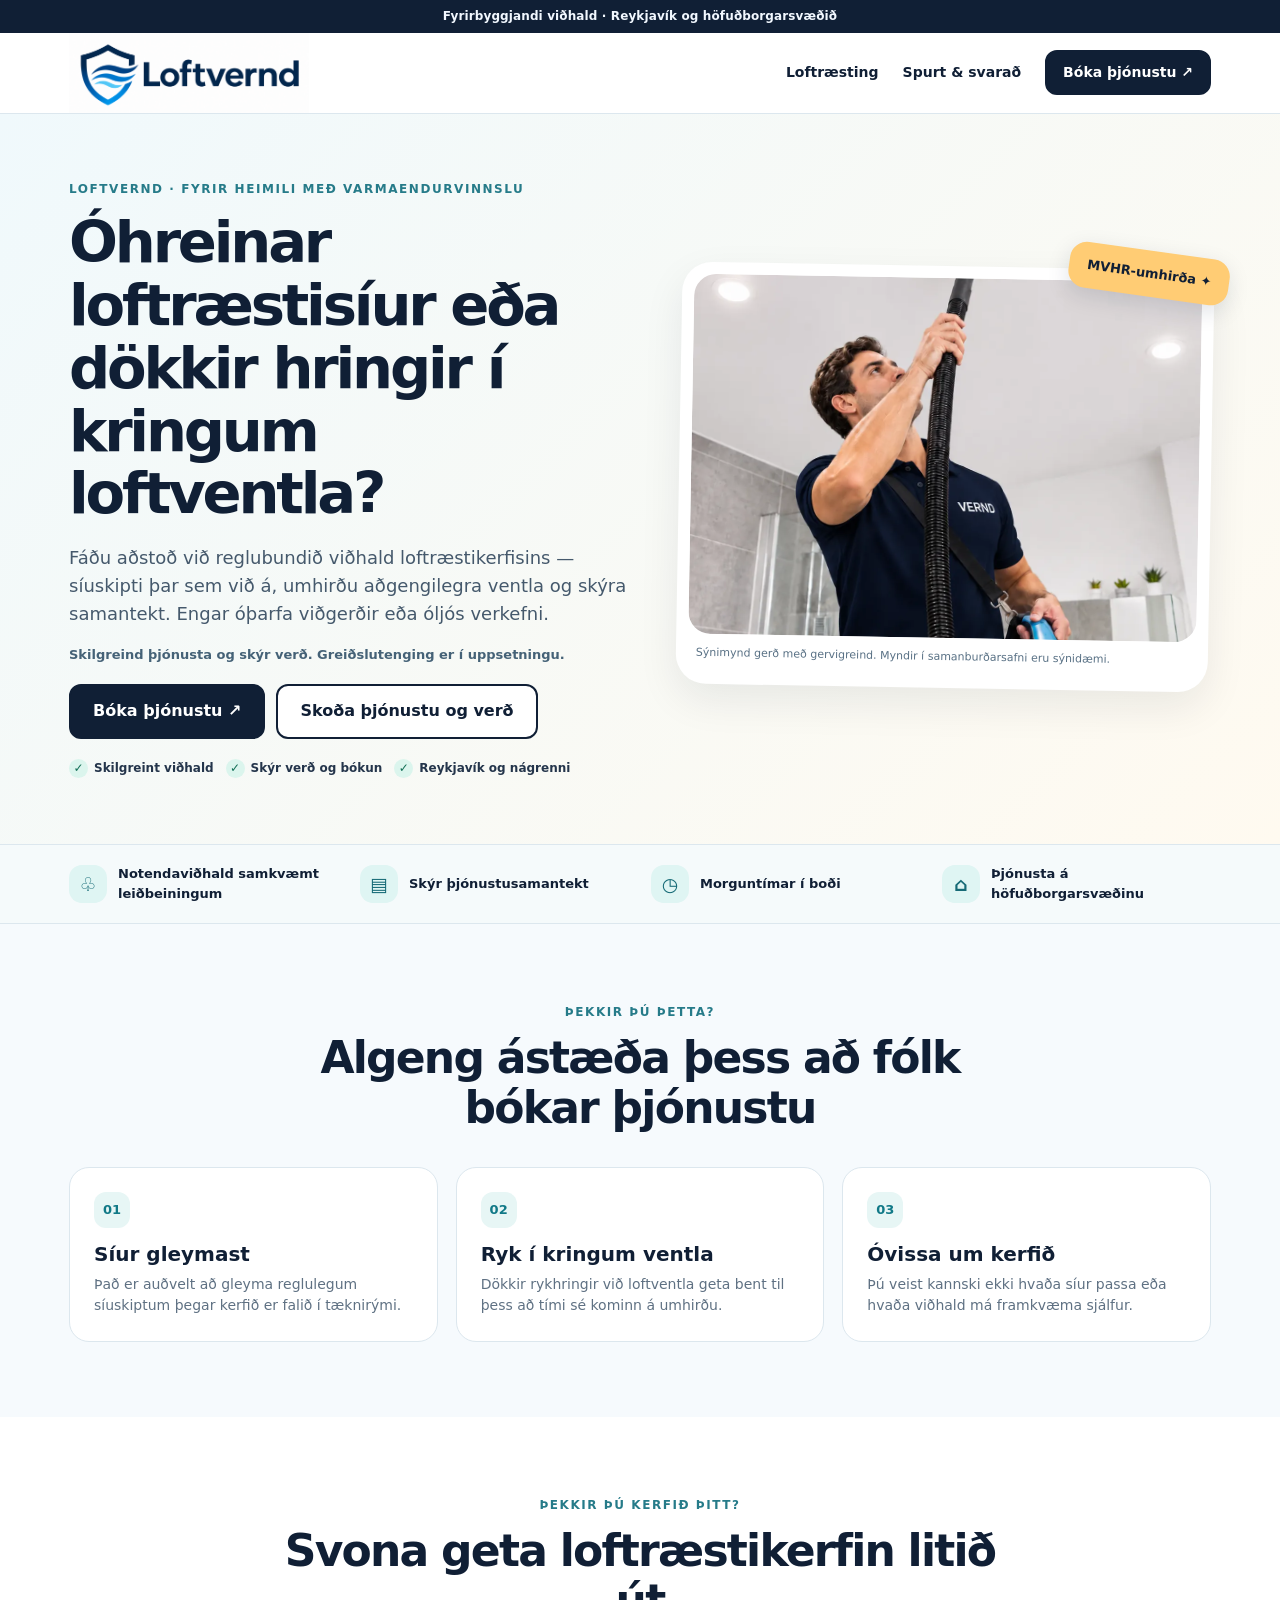
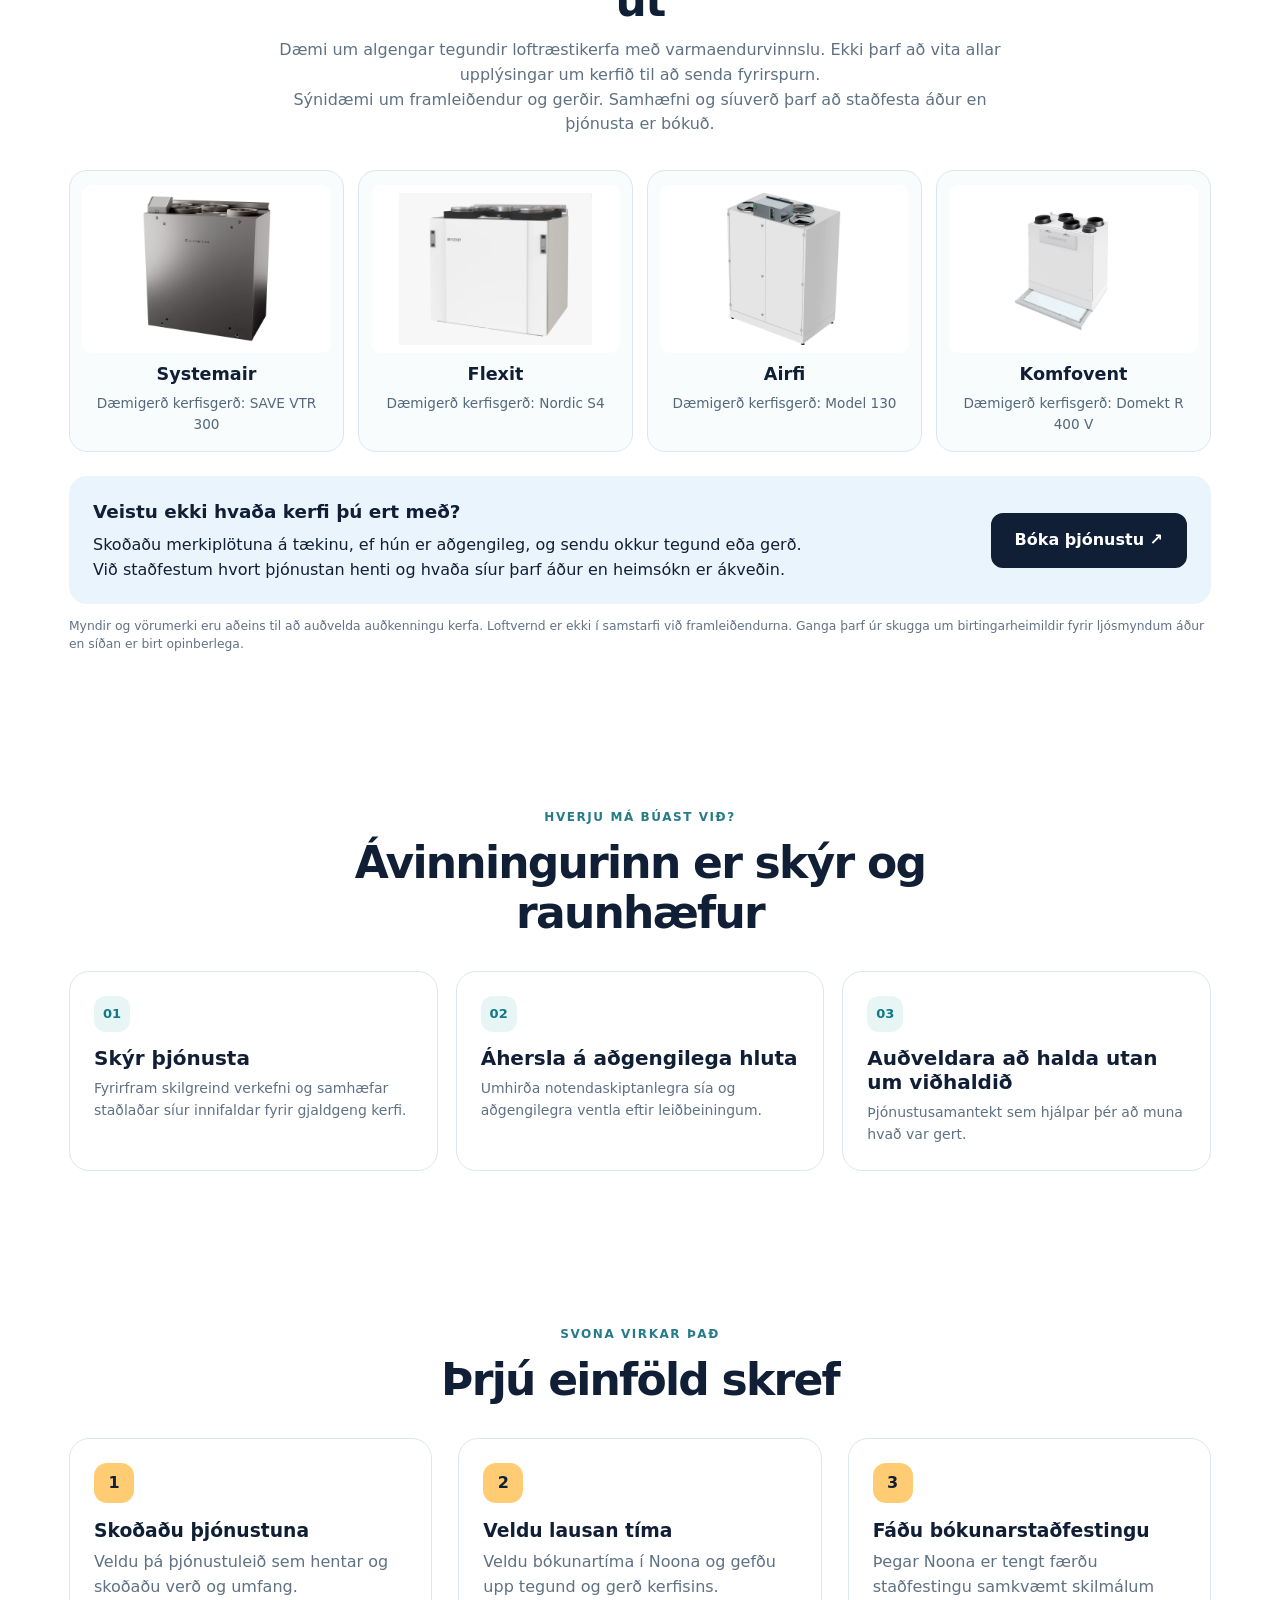
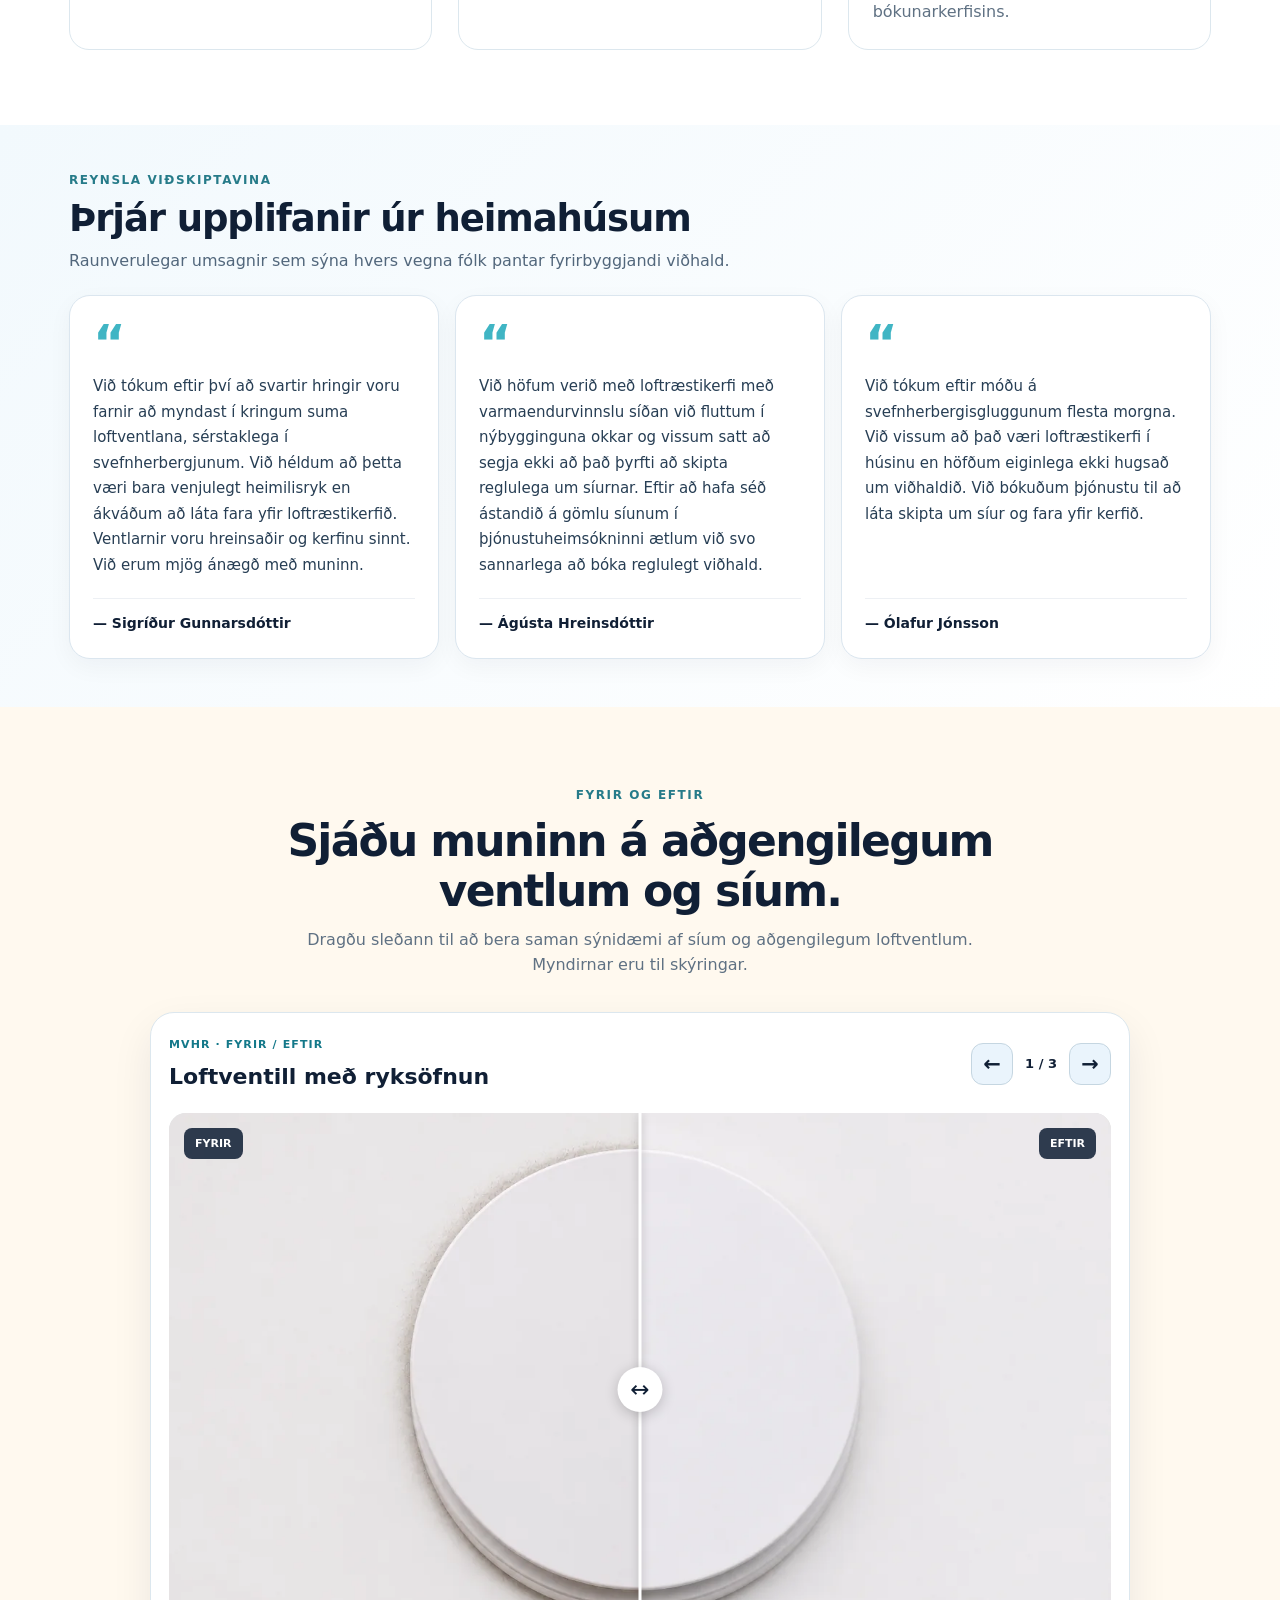
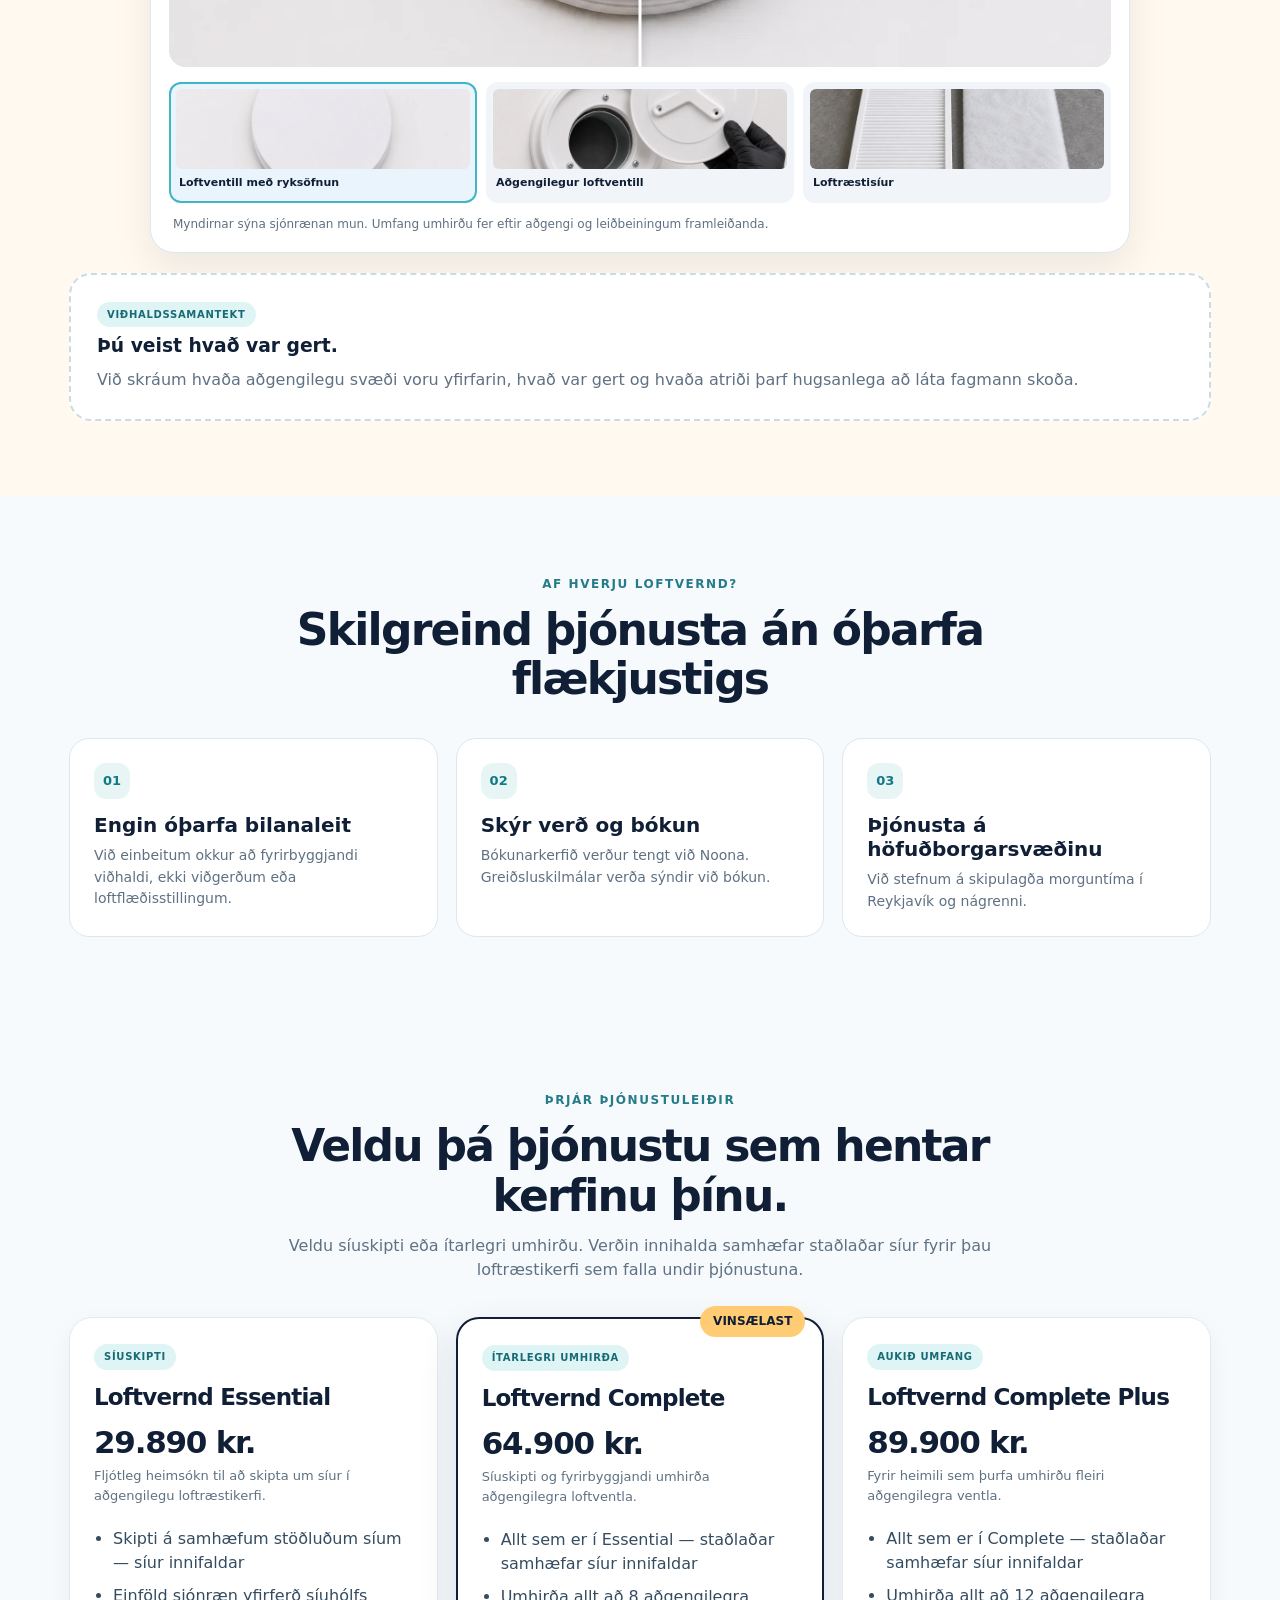
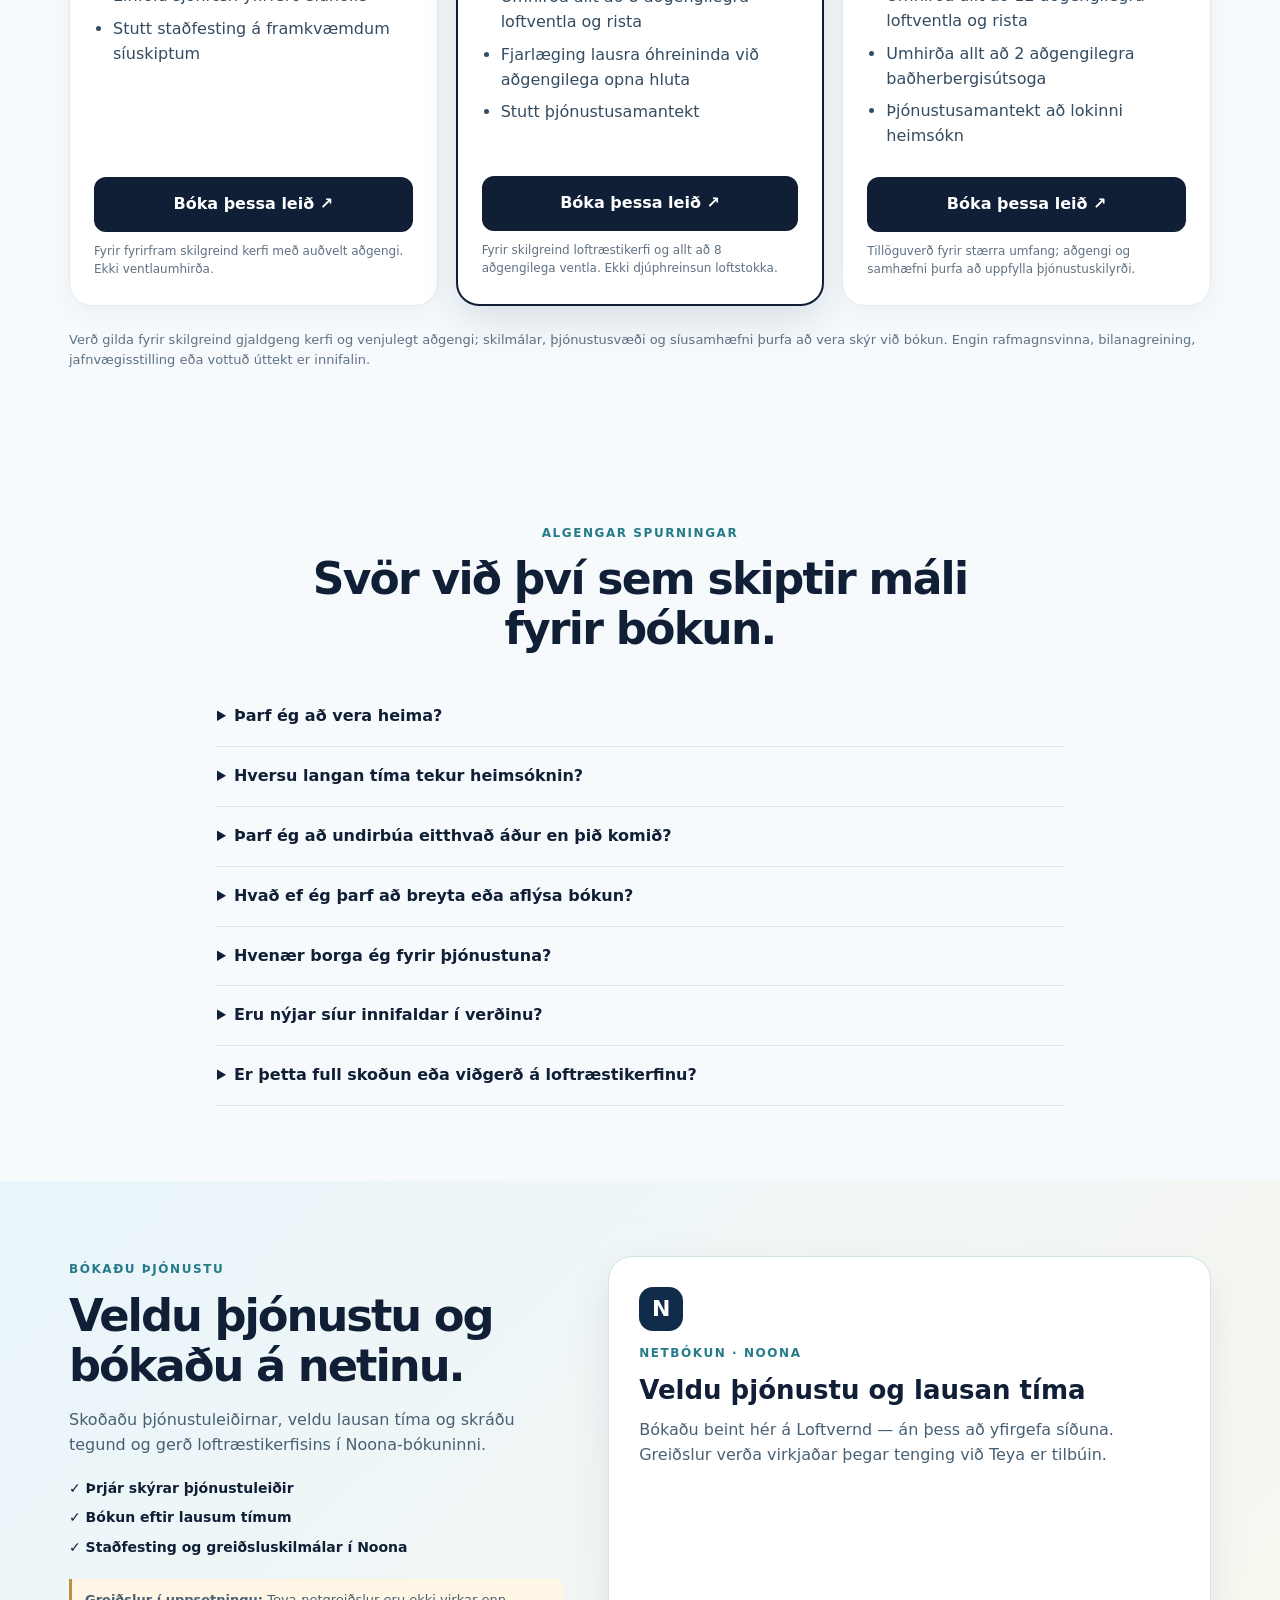
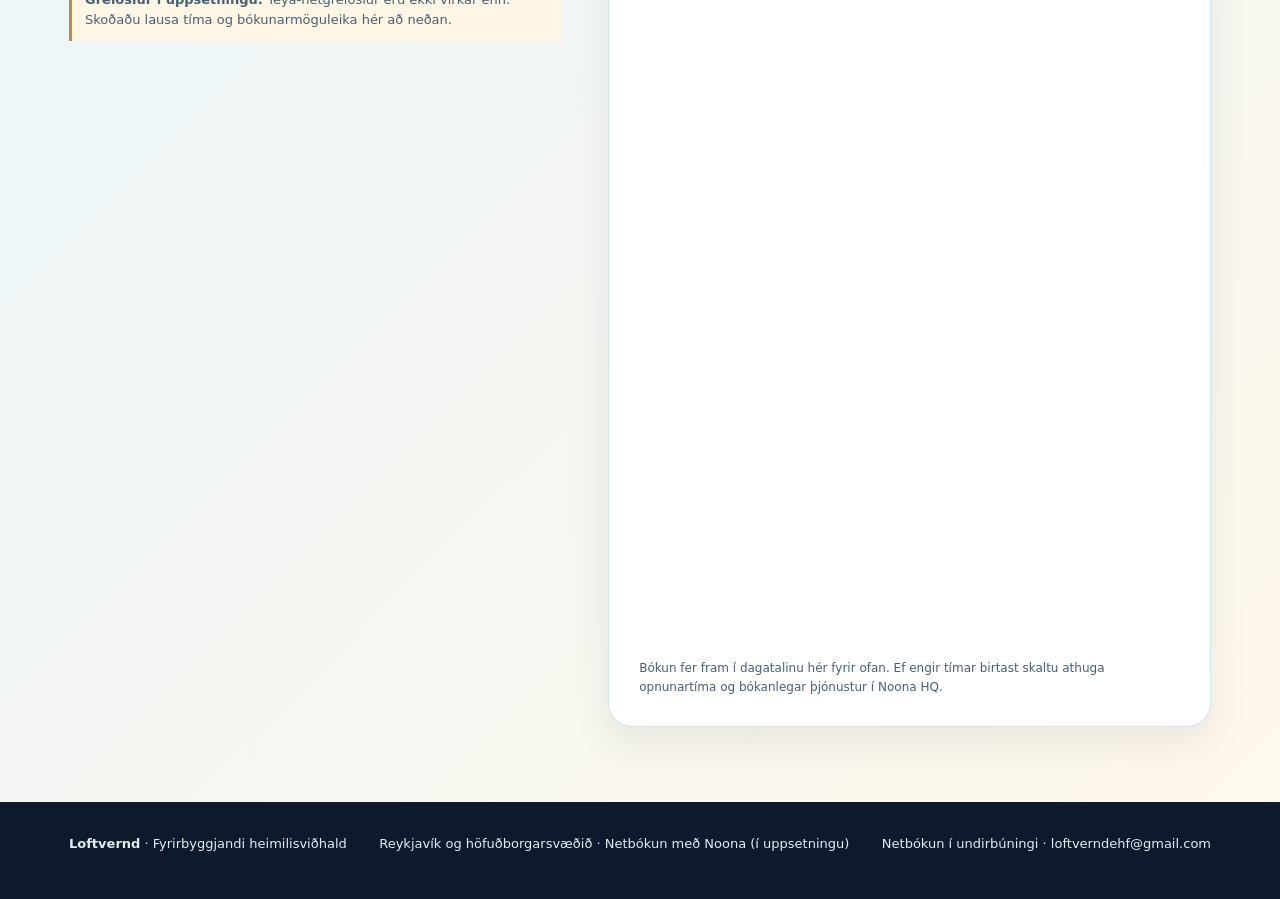
<file: index (4).html>
<!DOCTYPE html>
<!DOCTYPE html>

<html lang="is"><head><meta charset="utf-8"/><meta content="width=device-width,initial-scale=1" name="viewport"/><meta content="#101F35" name="theme-color"/><meta content="Loftvernd býður upp á síuskipti og fyrirbyggjandi umhirðu aðgengilegra loftventla á höfuðborgarsvæðinu. Þrjár skýrar þjónustuleiðir með föstum verði." name="description"/><title>Loftvernd | Viðhald loftræstikerfa og síuskipti</title><link href="assets/loftvernd-favicon.png" rel="icon" type="image/png"/><link href="assets/style.css" rel="stylesheet"/></head><body id="top"><div class="notice">Fyrirbyggjandi viðhald · Reykjavík og höfuðborgarsvæðið</div><header class="site-header"><div class="shell head-inner"><a aria-label="Loftvernd — efst á síðu" class="brand brand-loftvernd" href="#top"><img alt="Loftvernd" src="assets/loftvernd-logo.png"/></a><nav class="nav"><a href="index.html">Loftræsting</a><a href="#faq">Spurt &amp; svarað</a><a class="btn btn-sm" data-cta="nav_request" href="#booking">Bóka þjónustu ↗</a></nav></div></header><main><section class="hero"><div class="shell hero-inner"><div><span class="eyebrow">LOFTVERND · FYRIR HEIMILI MEÐ VARMAENDURVINNSLU</span><h1>Óhreinar loftræstisíur eða dökkir hringir í kringum loftventla?</h1><p class="lead">Fáðu aðstoð við reglubundið viðhald loftræstikerfisins — síuskipti þar sem við á, umhirðu aðgengilegra ventla og skýra samantekt. Engar óþarfa viðgerðir eða óljós verkefni.</p><p class="hero-note">Skilgreind þjónusta og skýr verð. Greiðslutenging er í uppsetningu.</p><div class="hero-actions"><a class="btn" data-cta="hero_request" href="#booking">Bóka þjónustu ↗</a><a class="btn btn-alt" data-cta="hero_prices" href="#services">Skoða þjónustu og verð</a></div><div class="trust-mini"><span>Skilgreint viðhald</span><span>Skýr verð og bókun</span><span>Reykjavík og nágrenni</span></div></div><div class="hero-visual"><img alt="Sýnidæmi búið til með gervigreind: starfsmaður við loftræstiventil" src="assets/vent-technician.webp"/><span class="sticker">MVHR-umhirða ✦</span><div class="caption">Sýnimynd gerð með gervigreind. Myndir í samanburðarsafni eru sýnidæmi.</div></div></div></section><div class="strip"><div class="shell trust-row"><div class="trust-item"><span class="iconbox">♧</span> Notendaviðhald samkvæmt leiðbeiningum</div><div class="trust-item"><span class="iconbox">▤</span> Skýr þjónustusamantekt</div><div class="trust-item"><span class="iconbox">◷</span> Morguntímar í boði</div><div class="trust-item"><span class="iconbox">⌂</span> Þjónusta á höfuðborgarsvæðinu</div></div></div><section class="section soft" id="problems"><div class="shell"><div class="section-header"><span class="eyebrow">ÞEKKIR ÞÚ ÞETTA?</span><h2>Algeng ástæða þess að fólk bókar þjónustu</h2></div><div class="sales-grid"><article class="sales-tile"><span class="sales-tile-number">01</span><h3>Síur gleymast</h3><p>Það er auðvelt að gleyma reglulegum síuskiptum þegar kerfið er falið í tæknirými.</p></article><article class="sales-tile"><span class="sales-tile-number">02</span><h3>Ryk í kringum ventla</h3><p>Dökkir rykhringir við loftventla geta bent til þess að tími sé kominn á umhirðu.</p></article><article class="sales-tile"><span class="sales-tile-number">03</span><h3>Óvissa um kerfið</h3><p>Þú veist kannski ekki hvaða síur passa eða hvaða viðhald má framkvæma sjálfur.</p></article></div></div></section><section class="section mvhr-brand-section" id="systems"><div class="shell">
<div class="section-header"><span class="eyebrow">ÞEKKIR ÞÚ KERFIÐ ÞITT?</span><h2>Svona geta loftræstikerfin litið út</h2><p>Dæmi um algengar tegundir loftræstikerfa með varmaendurvinnslu. Ekki þarf að vita allar upplýsingar um kerfið til að senda fyrirspurn.</p><p class="systems-disclaimer">Sýnidæmi um framleiðendur og gerðir. Samhæfni og síuverð þarf að staðfesta áður en þjónusta er bókuð.</p></div>
<div class="mvhr-brand-grid">
<article class="mvhr-brand-card"><img alt="Loftræstisamstæða — Systemair" height="168" loading="lazy" src="assets/mvhr-brands/systemair.png" width="260"/><h3>Systemair</h3><p>Dæmigerð kerfisgerð: SAVE VTR 300</p></article>
<article class="mvhr-brand-card"><img alt="Loftræstisamstæða — Flexit" height="168" loading="lazy" src="assets/mvhr-brands/flexit.png" width="260"/><h3>Flexit</h3><p>Dæmigerð kerfisgerð: Nordic S4</p></article>
<article class="mvhr-brand-card"><img alt="Loftræstisamstæða — Airfi" height="168" loading="lazy" src="assets/mvhr-brands/airfi.png" width="260"/><h3>Airfi</h3><p>Dæmigerð kerfisgerð: Model 130</p></article>
<article class="mvhr-brand-card"><img alt="Loftræstisamstæða — Komfovent" height="168" loading="lazy" src="assets/mvhr-brands/komfovent.png" width="260"/><h3>Komfovent</h3><p>Dæmigerð kerfisgerð: Domekt R 400 V</p></article>
</div>
<div class="mvhr-brand-cta"><div><h3>Veistu ekki hvaða kerfi þú ert með?</h3><p>Skoðaðu merkiplötuna á tækinu, ef hún er aðgengileg, og sendu okkur tegund eða gerð. Við staðfestum hvort þjónustan henti og hvaða síur þarf áður en heimsókn er ákveðin.</p></div><a class="btn" data-cta="systems_request" href="#booking">Bóka þjónustu ↗</a></div>
<p class="mvhr-brand-disclaimer">Myndir og vörumerki eru aðeins til að auðvelda auðkenningu kerfa. Loftvernd er ekki í samstarfi við framleiðendurna. Ganga þarf úr skugga um birtingarheimildir fyrir ljósmyndum áður en síðan er birt opinberlega.</p>
</div></section><section class="section" id="benefits"><div class="shell"><div class="section-header"><span class="eyebrow">HVERJU MÁ BÚAST VIÐ?</span><h2>Ávinningurinn er skýr og raunhæfur</h2></div><div class="sales-grid"><article class="sales-tile"><span class="sales-tile-number">01</span><h3>Skýr þjónusta</h3><p>Fyrirfram skilgreind verkefni og samhæfar staðlaðar síur innifaldar fyrir gjaldgeng kerfi.</p></article><article class="sales-tile"><span class="sales-tile-number">02</span><h3>Áhersla á aðgengilega hluta</h3><p>Umhirða notendaskiptanlegra sía og aðgengilegra ventla eftir leiðbeiningum.</p></article><article class="sales-tile"><span class="sales-tile-number">03</span><h3>Auðveldara að halda utan um viðhaldið</h3><p>Þjónustusamantekt sem hjálpar þér að muna hvað var gert.</p></article></div></div></section><section class="section" id="how"><div class="shell"><div class="section-header"><span class="eyebrow">SVONA VIRKAR ÞAÐ</span><h2>Þrjú einföld skref</h2></div><div class="three-steps"><div class="step"><span class="step-num">1</span><h3>Skoðaðu þjónustuna</h3><p>Veldu þá þjónustuleið sem hentar og skoðaðu verð og umfang.</p></div><div class="step"><span class="step-num">2</span><h3>Veldu lausan tíma</h3><p>Veldu bókunartíma í Noona og gefðu upp tegund og gerð kerfisins.</p></div><div class="step"><span class="step-num">3</span><h3>Fáðu bókunarstaðfestingu</h3><p>Þegar Noona er tengt færðu staðfestingu samkvæmt skilmálum bókunarkerfisins.</p></div></div></div></section><section class="review reviews-three" id="reviews"><div class="shell"><div class="section-header review-heading"><span class="eyebrow">REYNSLA VIÐSKIPTAVINA</span><h2>Þrjár upplifanir úr heimahúsum</h2><p>Raunverulegar umsagnir sem sýna hvers vegna fólk pantar fyrirbyggjandi viðhald.</p></div><div class="testimonial-grid"><figure class="testimonial-card"><div aria-hidden="true" class="testimonial-quote">“</div><blockquote>Við tókum eftir því að svartir hringir voru farnir að myndast í kringum suma loftventlana, sérstaklega í svefnherbergjunum. Við héldum að þetta væri bara venjulegt heimilisryk en ákváðum að láta fara yfir loftræstikerfið. Ventlarnir voru hreinsaðir og kerfinu sinnt. Við erum mjög ánægð með muninn.</blockquote><figcaption>— Sigríður Gunnarsdóttir</figcaption></figure><figure class="testimonial-card"><div aria-hidden="true" class="testimonial-quote">“</div><blockquote>Við höfum verið með loftræstikerfi með varmaendurvinnslu síðan við fluttum í nýbygginguna okkar og vissum satt að segja ekki að það þyrfti að skipta reglulega um síurnar. Eftir að hafa séð ástandið á gömlu síunum í þjónustuheimsókninni ætlum við svo sannarlega að bóka reglulegt viðhald.</blockquote><figcaption>— Ágústa Hreinsdóttir</figcaption></figure><figure class="testimonial-card"><div aria-hidden="true" class="testimonial-quote">“</div><blockquote>Við tókum eftir móðu á svefnherbergisgluggunum flesta morgna. Við vissum að það væri loftræstikerfi í húsinu en höfðum eiginlega ekki hugsað um viðhaldið. Við bókuðum þjónustu til að láta skipta um síur og fara yfir kerfið.</blockquote><figcaption>— Ólafur Jónsson</figcaption></figure></div></div></section><section class="section warm" id="proof"><div class="shell"><div class="section-header"><span class="eyebrow">FYRIR OG EFTIR</span><h2>Sjáðu muninn á aðgengilegum ventlum og síum.</h2><p>Dragðu sleðann til að bera saman sýnidæmi af síum og aðgengilegum loftventlum. Myndirnar eru til skýringar.</p></div><div aria-label="Fyrir og eftir myndasafn fyrir loftræstingu" class="gallery-widget">
<div class="gallery-top"><div><span class="gallery-kicker">MVHR · FYRIR / EFTIR</span><h3 id="gallery-title">Loftventill með ryksöfnun</h3></div><div class="gallery-nav"><button aria-label="Fyrri mynd" id="gallery-prev" type="button">←</button><span aria-live="polite" id="gallery-count">1 / 3</span><button aria-label="Næsta mynd" id="gallery-next" type="button">→</button></div></div>
<div class="comparison" id="comparison" style="--split:50%"><img alt="Fyrir: Loftventill með ryksöfnun" draggable="false" id="compare-before" src="assets/mvhr-gallery/ceiling-before.webp"/><img alt="Eftir: Loftventill með ryksöfnun" draggable="false" id="compare-after" src="assets/mvhr-gallery/ceiling-after.webp"/><div aria-hidden="true" class="comparison-line"><span>↔</span></div><span class="compare-label left">FYRIR</span><span class="compare-label right">EFTIR</span><input aria-label="Renndu til að bera saman fyrir og eftir mynd" id="compare-range" max="100" min="0" type="range" value="50"/></div>
<div aria-label="Veldu samanburðarmynd" class="gallery-thumbs mvhr-gallery-thumbs" id="gallery-thumbs" role="group"></div>
<p class="gallery-caption">Myndirnar sýna sjónrænan mun. Umfang umhirðu fer eftir aðgengi og leiðbeiningum framleiðanda.</p>
</div><div class="proof-box" style="margin-top:20px"><span class="pill">VIÐHALDSSAMANTEKT</span><h3>Þú veist hvað var gert.</h3><p>Við skráum hvaða aðgengilegu svæði voru yfirfarin, hvað var gert og hvaða atriði þarf hugsanlega að láta fagmann skoða.</p></div></div></section><section class="section soft" id="why-us"><div class="shell"><div class="section-header"><span class="eyebrow">AF HVERJU LOFTVERND?</span><h2>Skilgreind þjónusta án óþarfa flækjustigs</h2></div><div class="sales-grid"><article class="sales-tile"><span class="sales-tile-number">01</span><h3>Engin óþarfa bilanaleit</h3><p>Við einbeitum okkur að fyrirbyggjandi viðhaldi, ekki viðgerðum eða loftflæðisstillingum.</p></article><article class="sales-tile"><span class="sales-tile-number">02</span><h3>Skýr verð og bókun</h3><p>Bókunarkerfið verður tengt við Noona. Greiðsluskilmálar verða sýndir við bókun.</p></article><article class="sales-tile"><span class="sales-tile-number">03</span><h3>Þjónusta á höfuðborgarsvæðinu</h3><p>Við stefnum á skipulagða morguntíma í Reykjavík og nágrenni.</p></article></div></div></section><section class="section soft" id="services"><div class="shell"><div class="section-header"><span class="eyebrow">ÞRJÁR ÞJÓNUSTULEIÐIR</span><h2>Veldu þá þjónustu sem hentar kerfinu þínu.</h2><p>Veldu síuskipti eða ítarlegri umhirðu. Verðin innihalda samhæfar staðlaðar síur fyrir þau loftræstikerfi sem falla undir þjónustuna.</p></div><div class="cards"><article class="card"><span class="pill">SÍUSKIPTI</span><h3>Loftvernd Essential</h3><div class="price">29.890 kr.</div><div class="meta">Fljótleg heimsókn til að skipta um síur í aðgengilegu loftræstikerfi.</div><ul><li>Skipti á samhæfum stöðluðum síum — síur innifaldar</li><li>Einföld sjónræn yfirferð síuhólfs</li><li>Stutt staðfesting á framkvæmdum síuskiptum</li></ul><a class="btn" data-cta="package_request" data-service="Loftvernd Essential" href="#booking">Bóka þessa leið ↗</a><div class="smallprint">Fyrir fyrirfram skilgreind kerfi með auðvelt aðgengi. Ekki ventlaumhirða.</div></article><article class="card featured"><span class="badge-tag">VINSÆLAST</span><span class="pill">ÍTARLEGRI UMHIRÐA</span><h3>Loftvernd Complete</h3><div class="price">64.900 kr.</div><div class="meta">Síuskipti og fyrirbyggjandi umhirða aðgengilegra loftventla.</div><ul><li>Allt sem er í Essential — staðlaðar samhæfar síur innifaldar</li><li>Umhirða allt að 8 aðgengilegra loftventla og rista</li><li>Fjarlæging lausra óhreininda við aðgengilega opna hluta</li><li>Stutt þjónustusamantekt</li></ul><a class="btn" data-cta="package_request" data-service="Loftvernd Complete" href="#booking">Bóka þessa leið ↗</a><div class="smallprint">Fyrir skilgreind loftræstikerfi og allt að 8 aðgengilega ventla. Ekki djúphreinsun loftstokka.</div></article><article class="card"><span class="pill">AUKIÐ UMFANG</span><h3>Loftvernd Complete Plus</h3><div class="price">89.900 kr.</div><div class="meta">Fyrir heimili sem þurfa umhirðu fleiri aðgengilegra ventla.</div><ul><li>Allt sem er í Complete — staðlaðar samhæfar síur innifaldar</li><li>Umhirða allt að 12 aðgengilegra loftventla og rista</li><li>Umhirða allt að 2 aðgengilegra baðherbergisútsoga</li><li>Þjónustusamantekt að lokinni heimsókn</li></ul><a class="btn" data-cta="package_request" data-service="Loftvernd Complete Plus" href="#booking">Bóka þessa leið ↗</a><div class="smallprint">Tillöguverð fyrir stærra umfang; aðgengi og samhæfni þurfa að uppfylla þjónustuskilyrði.</div></article></div><p class="blurb">Verð gilda fyrir skilgreind gjaldgeng kerfi og venjulegt aðgengi; skilmálar, þjónustusvæði og síusamhæfni þurfa að vera skýr við bókun. Engin rafmagnsvinna, bilanagreining, jafnvægisstilling eða vottuð úttekt er innifalin.</p></div></section><section class="section soft" id="faq"><div class="shell"><div class="section-header"><span class="eyebrow">ALGENGAR SPURNINGAR</span><h2>Svör við því sem skiptir máli fyrir bókun.</h2></div><div class="faq"><details><summary>Þarf ég að vera heima?</summary><p>Já, við biðjum um að fullorðinn einstaklingur sé á staðnum meðan heimsóknin fer fram, svo hægt sé að tryggja aðgang og fara yfir niðurstöðuna.</p></details><details><summary>Hversu langan tíma tekur heimsóknin?</summary><p>Tíminn fer eftir umfangi þjónustu, aðgengi og gerð loftræstikerfis. Áætluð tímalengd verður staðfest þegar heimsókn er bókuð.</p></details><details><summary>Þarf ég að undirbúa eitthvað áður en þið komið?</summary><p>Það nægir að hafa gott aðgengi að tækinu eða kerfinu og svæðinu í kring. Þú þarft ekki að taka neitt í sundur. Gott er að hafa tegund og gerð tækis tiltæka ef þú veist hana.</p></details><details><summary>Hvað ef ég þarf að breyta eða aflýsa bókun?</summary><p>Hafðu samband eins fljótt og þú getur. Við reynum að finna annan lausan morguntíma. Nánari skilmálar verða birtir áður en bókun opnar.</p></details><details><summary>Hvenær borga ég fyrir þjónustuna?</summary><p>Greiðsluskilmálar birtast í Noona þegar netbókun hefur verið virkjuð. Samhæfar staðlaðar síur eru innifaldar fyrir gjaldgeng kerfi.</p></details><details><summary>Eru nýjar síur innifaldar í verðinu?</summary><p>Já, samhæfar staðlaðar síur eru innifaldar fyrir þau kerfi sem falla undir þjónustuna. Athuga þarf tegund kerfis fyrir staðfestingu.</p></details><details><summary>Er þetta full skoðun eða viðgerð á loftræstikerfinu?</summary><p>Nei, Loftvernd sinnir skilgreindu, aðgengilegu notendaviðhaldi. Rafmagnsvinna, viðgerðir, loftflæðismælingar, stillingar og vottun eru ekki innifalin.</p></details></div></div></section><section class="section request-section" id="booking"><div class="shell request-layout"><div><span class="eyebrow">BÓKAÐU ÞJÓNUSTU</span><h2>Veldu þjónustu og bókaðu á netinu.</h2><p>Skoðaðu þjónustuleiðirnar, veldu lausan tíma og skráðu tegund og gerð loftræstikerfisins í Noona-bókuninni.</p><div class="request-points"><span>✓ Þrjár skýrar þjónustuleiðir</span><span>✓ Bókun eftir lausum tímum</span><span>✓ Staðfesting og greiðsluskilmálar í Noona</span></div><p class="preview-warning"><strong>Greiðslur í uppsetningu:</strong> Teya-netgreiðslur eru ekki virkar enn. Skoðaðu lausa tíma og bókunarmöguleika hér að neðan.</p></div><div class="noona-panel" style="min-width:0;overflow:visible">
<div class="noona-mark">N</div><span class="eyebrow">NETBÓKUN · NOONA</span>
<h3>Veldu þjónustu og lausan tíma</h3>
<p>Bókaðu beint hér á Loftvernd — án þess að yfirgefa síðuna. Greiðslur verða virkjaðar þegar tenging við Teya er tilbúin.</p>
<div id="noona-embed-slot" style="display:block!important;visibility:visible!important;opacity:1!important;width:100%;min-height:760px;overflow:visible">
<iframe title="Bóka hjá Loftvernd í Noona" src="https://noona.app/loftvernd/book?iframe=true&amp;darkModeDisabled=true&amp;showCancelButton=true" width="100%" height="850" frameborder="0" loading="eager" style="display:block!important;visibility:visible!important;width:100%;height:85vh;min-height:760px;border:0;background:white" allow="payment *"></iframe>
</div>
<p class="noona-help">Bókun fer fram í dagatalinu hér fyrir ofan. Ef engir tímar birtast skaltu athuga opnunartíma og bókanlegar þjónustur í Noona HQ.</p>
</div></div></section></main><footer class="footer"><div class="shell footer-inner"><span><strong>Loftvernd</strong> · Fyrirbyggjandi heimilisviðhald</span><span>Reykjavík og höfuðborgarsvæðið · Netbókun með Noona (í uppsetningu)</span><span>Netbókun í undirbúningi · loftverndehf@gmail.com</span></div></footer><div class="mobile-cta"><a class="btn" data-cta="sticky_request" href="#booking">Bóka þjónustu ↗</a></div><script>
(()=>{
 const data=[
  {id:'ceiling',title:'Loftventill með ryksöfnun'},
  {id:'valve',title:'Aðgengilegur loftventill'},
  {id:'filters',title:'Loftræstisíur'}
 ];
 const root=document.getElementById('comparison'),range=document.getElementById('compare-range'),after=document.getElementById('compare-after'),before=document.getElementById('compare-before'),title=document.getElementById('gallery-title'),count=document.getElementById('gallery-count'),thumbs=document.getElementById('gallery-thumbs');
 let selected=0;
 function select(i){selected=(i+data.length)%data.length;const d=data[selected];after.src='assets/mvhr-gallery/'+d.id+'-after.webp';before.src='assets/mvhr-gallery/'+d.id+'-before.webp';after.alt='Eftir: '+d.title;before.alt='Fyrir: '+d.title;title.textContent=d.title;count.textContent=(selected+1)+' / '+data.length;range.value=50;root.style.setProperty('--split','50%');[...thumbs.children].forEach((el,j)=>{el.classList.toggle('active',j===selected);el.setAttribute('aria-pressed',String(j===selected))});}
 data.forEach((d,i)=>{const btn=document.createElement('button');btn.type='button';btn.className='gallery-thumb';btn.setAttribute('aria-label','Skoða: '+d.title);btn.innerHTML='<img src="assets/mvhr-gallery/'+d.id+'-after.webp" alt="" loading="lazy"><span>'+d.title+'</span>';btn.addEventListener('click',()=>select(i));thumbs.appendChild(btn)});
 range.addEventListener('input',()=>root.style.setProperty('--split',range.value+'%'));
 document.getElementById('gallery-next').addEventListener('click',()=>select(selected+1));document.getElementById('gallery-prev').addEventListener('click',()=>select(selected-1));
 select(0);
})();
</script></body></html>
</file>
<file: assets/style.css>
:root{--navy:#101F35;--ink:#24354b;--teal:#40B5C4;--ice:#EAF4FC;--cream:#FFF5E5;--yellow:#FFCC74;--line:#dce7ee;--muted:#5f7183;--white:#fff;--shadow:0 16px 40px rgba(16,31,53,.08)}
*{box-sizing:border-box}html{scroll-behavior:smooth}body{margin:0;background:#fff;color:var(--navy);font-family:ui-sans-serif,system-ui,-apple-system,'Segoe UI',Arial,sans-serif;line-height:1.55}a{color:inherit}button{font:inherit}.shell{max-width:1190px;margin:0 auto;padding:0 24px}.notice{background:var(--navy);color:#f2f8ff;text-align:center;padding:7px 12px;font-size:12px;font-weight:650;letter-spacing:.01em}.site-header{position:relative;z-index:10;background:white;border-bottom:1px solid var(--line)}.head-inner{min-height:80px;display:flex;align-items:center;justify-content:space-between;gap:16px}.brand{display:flex;align-items:center;gap:10px;font-weight:900;font-size:26px;letter-spacing:.09em;text-decoration:none}.brand img{width:40px;height:45px}.nav{display:flex;align-items:center;gap:24px}.nav a{text-decoration:none;font-weight:700;font-size:14px}.nav a:hover{text-decoration:underline}.btn{display:inline-flex;align-items:center;justify-content:center;padding:13px 22px;background:var(--navy);color:white;border-radius:12px;text-decoration:none;font-weight:800;border:2px solid var(--navy);transition:transform .18s,background .18s;cursor:pointer;text-align:center}.btn:hover{transform:translateY(-2px);background:#273e5b}.btn-alt{background:white;color:var(--navy)}.btn-alt:hover{background:#f3fafc}.btn-outline{background:transparent;color:var(--navy)}.btn-outline:hover{background:var(--ice)}.btn-sm{padding:10px 16px;font-size:14px}.eyebrow{font-size:12px;font-weight:900;letter-spacing:.13em;color:#267b89;text-transform:uppercase}.hero{background:linear-gradient(135deg,#f0f9fc,#fffaf0);overflow:hidden}.hero-inner{display:grid;grid-template-columns:1.03fr .97fr;gap:46px;align-items:center;padding-top:62px;padding-bottom:66px}.hero h1{font-size:clamp(36px,4.5vw,61px);letter-spacing:-.055em;line-height:1.09;margin:12px 0 18px;max-width:640px}.hero p.lead{font-size:18px;line-height:1.55;color:#45596c;max-width:610px;margin:0 0 25px}.hero-actions{display:flex;gap:11px;flex-wrap:wrap}.trust-mini{display:flex;gap:12px;flex-wrap:wrap;margin-top:20px}.trust-mini span{display:inline-flex;gap:6px;align-items:center;font-size:12px;font-weight:800;color:var(--ink)}.trust-mini span:before{content:'✓';display:inline-grid;place-items:center;width:19px;height:19px;border-radius:50%;background:#dbf5ed;color:#126f56}.hero-visual{position:relative;padding:12px 12px 23px;background:white;border-radius:30px;box-shadow:var(--shadow);transform:rotate(1deg)}.hero-visual img{width:100%;height:360px;object-fit:cover;border-radius:22px;display:block}.hero-visual .caption{font-size:11px;color:#597185;padding:10px 8px 0}.sticker{position:absolute;right:-16px;top:-19px;background:var(--yellow);font-weight:900;padding:13px 18px;border-radius:17px;box-shadow:0 7px 22px #101f3520;transform:rotate(7deg);font-size:13px}.strip{padding:19px 0;background:#f5fafb;border-block:1px solid var(--line)}.trust-row{display:grid;grid-template-columns:repeat(4,1fr);gap:22px}.trust-item{display:flex;align-items:center;gap:11px;font-size:13px;font-weight:800}.trust-item .iconbox{width:38px;height:38px;border-radius:13px;background:#dff5f3;display:grid;place-items:center;flex-shrink:0;color:#166a76;font-size:19px}.section{padding:75px 0}.soft{background:#f6fafd}.warm{background:#fff9ef}.section-header{max-width:760px;margin:0 auto 34px;text-align:center}.section h2{font-size:clamp(28px,3.5vw,44px);line-height:1.13;letter-spacing:-.04em;margin:9px 0 13px}.section-header p{color:var(--muted);margin:0;font-size:16px}.review{background:var(--ice);padding:32px 0}.review-inner{display:flex;align-items:center;gap:26px}.review-icon{font-size:54px;color:#40a9b5;font-weight:800;line-height:1}.review-content strong{font-size:20px}.review-content p{color:var(--muted);margin:4px 0 0}.cards{display:grid;grid-template-columns:repeat(3,minmax(0,1fr));gap:18px}.cards.two{grid-template-columns:repeat(2,minmax(0,1fr))}.card{background:white;border:1.5px solid #dfebef;border-radius:23px;padding:26px 24px;box-shadow:0 8px 28px rgba(16,31,53,.045);display:flex;flex-direction:column;position:relative}.card.featured{border:2.5px solid var(--navy);box-shadow:0 13px 33px #101f3517}.pill{display:inline-block;width:max-content;background:#dff4f5;color:#176b75;border-radius:100px;padding:5px 10px;text-transform:uppercase;font-size:10px;letter-spacing:.07em;font-weight:900}.pill.gold{background:var(--cream);color:#82601d}.card h3{font-size:23px;letter-spacing:-.035em;line-height:1.15;margin:14px 0 8px}.price{font-size:31px;font-weight:900;letter-spacing:-.04em}.price.undecided{font-size:19px}.meta{color:var(--muted);font-size:13px}.card ul{padding-left:19px;margin:20px 0 20px;color:#344c61;flex:1}.card li{padding:0 0 8px}.card .btn{width:100%;margin-top:auto}.smallprint{font-size:12px;color:var(--muted);margin-top:10px}.service-icon{display:grid;place-items:center;font-size:31px;width:70px;height:70px;border-radius:20px;background:var(--ice)}.service-icon.teal{background:#dcf6ef}.service-icon.yellow{background:#fff0d3}.service-grid{display:grid;grid-template-columns:repeat(3,minmax(0,1fr));gap:18px}.service-card{border:1px solid var(--line);background:white;border-radius:22px;padding:24px;display:flex;flex-direction:column;gap:8px}.service-card h3{font-size:21px;margin:9px 0 0}.service-card p{margin:0 0 8px;color:var(--muted);font-size:14px;flex:1}.service-card a{font-weight:850;color:#137889}.bundle-grid{display:grid;grid-template-columns:repeat(2,minmax(0,1fr));gap:18px}.bundle{border-radius:24px;background:var(--ice);padding:28px;border:2px solid #cce4f0}.bundle.highlight{background:#fff7e8;border-color:#f2dcac}.bundle h3{font-size:26px;line-height:1.15;margin:10px 0}.bundle p{color:var(--ink)}.bundle .btn{margin-top:9px}.three-steps{display:grid;grid-template-columns:repeat(3,1fr);gap:26px}.step{border-radius:20px;padding:24px;background:#fff;border:1px solid var(--line)}.step-num{display:grid;place-items:center;background:var(--yellow);width:40px;height:40px;border-radius:13px;font-weight:900}.step h3{margin:13px 0 5px}.step p{margin:0;color:var(--muted)}.proof-grid{display:grid;grid-template-columns:1fr 1fr;gap:20px}.proof-box{border:2px dashed #c9dce5;border-radius:22px;padding:26px;background:white}.proof-box h3{margin:4px 0 8px}.proof-box p{color:var(--muted);margin:0}.faq{max-width:850px;margin:auto}.faq details{border-bottom:1px solid var(--line);padding:17px 2px}.faq summary{cursor:pointer;font-weight:800;font-size:16px}.faq p{color:var(--muted);margin:12px 0 0}.last-cta{background:var(--navy);border-radius:28px;padding:45px 38px;color:white;text-align:center}.last-cta h2{color:white;margin:0 0 10px}.last-cta p{max-width:730px;margin:0 auto 25px;color:#d8e6f1}.last-cta .btn{background:var(--yellow);color:var(--navy);border-color:var(--yellow)}.last-cta .btn:hover{background:white;border-color:white}.footer{background:#0d1a2d;color:#e2edf4;padding:32px 0;font-size:13px}.footer-inner{display:flex;justify-content:space-between;gap:12px;flex-wrap:wrap}.footer a{color:#dbeef3}.status-note{background:#fff7e9;border-left:4px solid var(--yellow);padding:14px 18px;border-radius:12px;color:#665331;font-size:13px;margin-top:22px}.mobile-cta{display:none}.blurb{font-size:13px;color:var(--muted);margin:24px 0 0}.badge-tag{position:absolute;top:-13px;right:17px;padding:6px 13px;background:var(--yellow);color:var(--navy);border-radius:100px;font-size:12px;font-weight:900}.crosslink{color:#116b77;font-weight:900;text-decoration:none}.crosslink:hover{text-decoration:underline}
@media(max-width:900px){.hero-inner{gap:22px}.hero-visual img{height:290px}.trust-row{grid-template-columns:repeat(2,1fr)}.cards,.service-grid{grid-template-columns:repeat(2,1fr)}.cards .card:last-child{grid-column:span 2}.nav a:not(.btn){display:none}}
@media(max-width:650px){.shell{padding:0 18px}.head-inner{min-height:65px}.brand{font-size:22px}.brand img{width:32px;height:36px}.nav .btn{padding:8px 12px;font-size:12px}.hero-inner{display:flex;flex-direction:column;align-items:stretch;padding-top:30px;padding-bottom:28px;gap:18px}.hero h1{font-size:36px;margin:8px 0 11px}.hero p.lead{font-size:15px;margin-bottom:15px}.hero-visual{margin:5px 10px 0;transform:none;padding:8px 8px 12px}.hero-visual img{height:192px}.sticker{font-size:10px;padding:8px 10px;right:-8px;top:-11px}.hero-actions .btn{font-size:14px;padding:11px 13px}.trust-mini{gap:8px;margin-top:13px}.trust-mini span{font-size:10px}.hero-visual .caption{font-size:10px}.trust-row{gap:12px}.trust-item{font-size:11px;gap:7px}.trust-item .iconbox{width:30px;height:30px;border-radius:9px;font-size:15px}.strip{padding:14px 0}.section{padding:47px 0}.section-header{margin-bottom:23px}.section h2{font-size:30px}.review{padding:24px 0}.review-icon{font-size:42px}.review-content strong{font-size:17px}.review-content p{font-size:13px}.cards,.cards.two,.service-grid,.bundle-grid,.three-steps,.proof-grid{grid-template-columns:1fr}.cards .card:last-child{grid-column:auto}.card{padding:23px}.service-card{padding:20px}.bundle{padding:22px}.last-cta{padding:34px 19px}.footer{padding-bottom:80px}.mobile-cta{display:block;position:fixed;bottom:0;left:0;right:0;z-index:20;padding:10px 15px max(10px,env(safe-area-inset-bottom));background:#ffffffef;backdrop-filter:blur(12px);border-top:1px solid var(--line)}.mobile-cta .btn{width:100%;padding:11px}.nav .btn{display:none}}

/* Laundry pricing and before / after gallery */
.price-tag{font-size:31px;font-weight:900;letter-spacing:-.06em;line-height:1.2;color:var(--navy);margin:3px 0 8px}.bundle-price{font-size:37px;font-weight:900;letter-spacing:-.06em;line-height:1.2;color:var(--navy);margin:8px 0}.upsell-note{margin-top:18px;background:#eaf4fc;padding:19px 23px;border-radius:18px;color:#24354b;border:1px solid #cce4f0}.gallery-widget{background:white;border:1px solid var(--line);border-radius:24px;padding:18px;box-shadow:var(--shadow);max-width:980px;margin:auto}.gallery-top{display:flex;justify-content:space-between;align-items:center;gap:20px;margin:0 0 15px}.gallery-kicker{font-size:11px;font-weight:900;letter-spacing:.1em;color:#137889}.gallery-top h3{margin:4px 0;font-size:22px}.gallery-nav{display:flex;align-items:center;gap:12px;white-space:nowrap}.gallery-nav button{width:42px;height:42px;cursor:pointer;border:1px solid #c5d6e1;border-radius:12px;background:var(--ice);color:var(--navy);font-weight:900;font-size:21px}.gallery-nav button:hover,.gallery-nav button:focus-visible{background:var(--yellow)}#gallery-count{font-weight:800;font-size:13px}.comparison{position:relative;aspect-ratio:1.7;overflow:hidden;border-radius:17px;background:#e4e8e9;user-select:none;touch-action:pan-y}.comparison img{display:block;position:absolute;inset:0;width:100%;height:100%;object-fit:cover;pointer-events:none}.comparison #compare-after{clip-path:inset(0 0 0 var(--split))}.comparison-line{position:absolute;top:0;bottom:0;left:var(--split);transform:translateX(-50%);width:3px;background:white;box-shadow:0 0 8px #0004;display:flex;align-items:center;justify-content:center;pointer-events:none}.comparison-line span{display:grid;place-items:center;width:45px;height:45px;flex-shrink:0;border-radius:50%;background:white;box-shadow:0 3px 14px #0003;color:var(--navy);font-size:23px}.compare-label{position:absolute;top:15px;pointer-events:none;background:#101f35db;color:white;font-size:11px;font-weight:900;padding:7px 11px;border-radius:8px}.compare-label.left{left:15px}.compare-label.right{right:15px}.comparison input{position:absolute;inset:0;appearance:none;-webkit-appearance:none;width:100%;height:100%;margin:0;cursor:ew-resize;opacity:0;touch-action:pan-y}.comparison input::-webkit-slider-thumb{-webkit-appearance:none;width:38px;height:38px}.gallery-thumbs{display:grid;grid-template-columns:repeat(4,minmax(0,1fr));gap:9px;margin-top:15px}.gallery-thumb{cursor:pointer;border:2px solid transparent;border-radius:12px;overflow:hidden;background:#f1f5f9;text-align:left;color:var(--navy);padding:5px;font:inherit;font-size:11px;font-weight:800}.gallery-thumb.active{border-color:#40b5c4;background:#eaf4fc}.gallery-thumb img{display:block;width:100%;height:80px;object-fit:cover;border-radius:6px}.gallery-thumb span{display:block;padding:5px 3px}.gallery-caption{font-size:12px;color:var(--muted);margin:12px 4px 0}
@media(max-width:650px){.gallery-widget{padding:10px;border-radius:17px}.gallery-top{align-items:start;padding:5px;gap:6px}.gallery-top h3{font-size:17px}.gallery-nav{gap:6px}.gallery-nav button{width:33px;height:33px;font-size:18px}.comparison{aspect-ratio:1.12}.gallery-thumbs{grid-template-columns:repeat(4,minmax(0,1fr));gap:4px}.gallery-thumb{font-size:9px;padding:3px}.gallery-thumb img{height:50px}.gallery-thumb span{padding:3px 1px}.price-tag{font-size:28px}}

/* Align laundry pricing blocks with the MVHR pricing cards. */
.laundry-service-cards .card,.laundry-bundle-cards .card{min-width:0}
.laundry-service-cards .card .meta,.laundry-bundle-cards .card .meta{min-height:3.2em}
.laundry-service-cards .card ul,.laundry-bundle-cards .card ul{margin-top:22px;margin-bottom:24px}
.laundry-bundle-cards{max-width:940px;margin:0 auto}
.laundry-bundle-cards .card{min-height:475px}
@media (max-width:900px) and (min-width:651px){.laundry-service-cards .card:last-child{grid-column:span 2}}
@media(max-width:650px){.laundry-bundle-cards .card{min-height:0}.laundry-service-cards .card .meta,.laundry-bundle-cards .card .meta{min-height:0}}

/* Dedicated Loftvernd FAQ page */
.faq-hero{padding:67px 0 55px;background:linear-gradient(135deg,#eaf4fc,#fff8ed)}.faq-hero h1{font-size:clamp(38px,5.3vw,64px);line-height:1.08;letter-spacing:-.052em;margin:12px 0}.faq-hero p{max-width:680px;color:var(--muted);font-size:18px}.faq-jump{display:flex;flex-wrap:wrap;gap:9px;margin-top:25px}.faq-jump a{border:1px solid #c5dfe8;border-radius:30px;background:white;padding:9px 14px;text-decoration:none;font-size:13px;font-weight:800}.faq-jump a:hover{background:var(--yellow)}.faq-page-shell{max-width:930px}.faq-page-section{margin:0 0 48px;scroll-margin-top:18px}.faq-page-section h2{font-size:clamp(25px,3vw,34px);margin:0 0 9px}.faq-page-section .faq{max-width:none}.faq-page-section .faq details{background:#fff;padding:17px 19px;margin:8px 0;border:1px solid var(--line);border-radius:14px}.faq-page-section .faq details[open]{border-color:#b6d7e4;background:#fbfeff}.faq-page-section summary{list-style:none;display:flex;justify-content:space-between;gap:16px;align-items:center}.faq-page-section summary::-webkit-details-marker{display:none}.faq-page-section summary:after{content:'+';font-size:24px;color:#19889b;flex-shrink:0}.faq-page-section details[open] summary:after{content:'−'}.faq-page-section .faq p{line-height:1.7}.faq-help{background:var(--ice);border-radius:25px;padding:32px}.faq-help h2{font-size:29px;margin:0 0 6px}.faq-help p{color:var(--muted)}.faq-all-link{text-align:center;margin:19px auto 0;font-size:15px;font-weight:850}.faq-all-link a{color:#127c8b}.nav a[aria-current="page"]{color:#18818f;text-decoration:underline;text-underline-offset:5px}@media(max-width:650px){.faq-hero{padding:43px 0}.faq-hero p{font-size:15px}.faq-jump a{font-size:12px}.faq-page-section{margin-bottom:35px}.faq-page-section .faq details{padding:14px}.faq-page-section summary{font-size:14px}.faq-help{padding:22px}.faq-help .hero-actions .btn{width:100%}}

/* MVHR testimonials: compact, responsive three-review section */
.reviews-three{padding:42px 0 48px;background:linear-gradient(135deg,#f2f9fd,#fff)}
.reviews-three .review-heading{max-width:780px;margin:0 0 22px;text-align:left}
.reviews-three .review-heading h2{font-size:clamp(25px,3.1vw,37px);line-height:1.14;margin:7px 0 8px;letter-spacing:-.03em}
.reviews-three .review-heading p{color:#52677c;margin:0}
.testimonial-grid{display:grid;grid-template-columns:repeat(3,minmax(0,1fr));gap:16px}
.testimonial-card{margin:0;padding:25px 23px 23px;border:1px solid #dbe6ef;background:#fff;border-radius:21px;box-shadow:0 8px 24px rgba(16,31,53,.045);display:flex;flex-direction:column;align-items:flex-start}
.testimonial-quote{font-size:50px;line-height:.9;font-weight:900;color:#40b5c4;margin-bottom:8px}
.testimonial-card blockquote{margin:0 0 20px;font-size:15px;line-height:1.7;color:#273e54;flex:1}
.testimonial-card figcaption{border-top:1px solid #edf0f4;width:100%;padding-top:14px;color:#101f35;font-size:14px;font-weight:800}
@media(max-width:850px){.testimonial-grid{grid-template-columns:1fr}.testimonial-card{padding:20px}.reviews-three{padding:36px 0}.testimonial-card blockquote{margin-bottom:14px}}

/* Loftvernd wordmark on both landing pages */
.brand.brand-loftvernd{display:inline-flex;align-items:center;flex:0 1 auto;min-width:0;line-height:1;text-decoration:none}
.brand.brand-loftvernd img{display:block;width:clamp(165px,20vw,240px);height:auto;max-width:100%;object-fit:contain}
@media(max-width:650px){.brand.brand-loftvernd img{width:clamp(140px,45vw,195px);height:auto}}
@media(max-width:380px){.brand.brand-loftvernd img{width:148px}}

/* Three MVHR comparison options */
.mvhr-gallery-thumbs{grid-template-columns:repeat(3,minmax(0,1fr))}

/* Standalone paid-traffic landing page refinements */
.hero .hero-note{font-size:13px;line-height:1.5;color:#456277;margin: -8px 0 20px;max-width:600px;font-weight:600}
#services,#bundles,#proof,#booking-status{scroll-margin-top:15px}
#proof .section-header{max-width:740px}
#services .card.featured{box-shadow:0 15px 38px rgba(16,31,53,.12)}
#services .card.featured .btn,#bundles .card.featured .btn{background:var(--navy)}
@media (max-width:650px){.hero .hero-note{font-size:12px;margin:-3px 0 12px} .hero .hero-actions .btn{flex:1 1 180px}}

/* Conversion landing page extensions */
.sales-grid{display:grid;grid-template-columns:repeat(3,minmax(0,1fr));gap:18px}.sales-tile{background:#fff;border:1px solid var(--line);border-radius:20px;padding:24px}.sales-tile-number{display:inline-flex;align-items:center;justify-content:center;width:36px;height:36px;border-radius:12px;background:#e7f6f5;color:#117987;font-weight:900;font-size:13px}.sales-tile h3{font-size:20px;line-height:1.2;margin:14px 0 8px}.sales-tile p{margin:0;color:var(--muted);font-size:14px}.request-section{background:linear-gradient(135deg,#e9f5fb,#fff8eb);scroll-margin-top:18px}.request-layout{display:grid;grid-template-columns:.9fr 1.1fr;gap:46px;align-items:start}.request-layout h2{font-size:clamp(31px,3.5vw,45px);line-height:1.13;letter-spacing:-.045em;margin:10px 0 16px}.request-layout>div>p{color:#486074}.request-points{display:flex;flex-direction:column;gap:8px;font-weight:760;font-size:14px;margin:20px 0}.preview-warning{font-size:13px;border-left:3px solid #bd9040;padding:11px 13px;background:#fff6e5}.lead-form{border:1px solid #d2e3ea;border-radius:24px;background:#fff;padding:28px;box-shadow:var(--shadow);display:flex;flex-direction:column;gap:7px}.lead-form h3{font-size:24px;margin:0 0 12px}.lead-form label{font-weight:780;font-size:13px;margin-top:8px}.lead-form input,.lead-form select,.lead-form textarea{width:100%;border:1.5px solid #b9ccd8;border-radius:11px;padding:12px;font:inherit;background:#fff;color:var(--navy);min-height:45px}.lead-form textarea{resize:vertical}.lead-form :is(input,select,textarea):focus-visible{outline:3px solid #81c7d1;outline-offset:1px}.lead-submit{width:100%;margin-top:14px}.lead-feedback,.lead-privacy{color:var(--muted);font-size:12px;margin:4px 0}.lead-feedback.error{color:#9e3030}.lead-feedback.success{color:#176c4a}.site-header{position:sticky;top:0}.hero-actions .btn{min-height:49px}.footer{padding-bottom:45px}@media(max-width:900px){.sales-grid{grid-template-columns:1fr}.request-layout{grid-template-columns:1fr;gap:20px}}@media(max-width:650px){.request-layout h2{font-size:30px}.lead-form{padding:20px}.hero-actions .btn{width:100%}.hero-inner{padding-top:22px}.hero-visual{max-width:440px;margin-inline:auto}.site-header{position:sticky}.sales-tile{padding:20px}.request-section{padding-bottom:65px}}

/* Compact equipment-identification section on MVHR landing page */
.mvhr-brand-section{background:#fff}
.mvhr-brand-grid{display:grid;grid-template-columns:repeat(4,minmax(0,1fr));gap:14px;margin-top:22px}
.mvhr-brand-card{border:1px solid #dce7ed;border-radius:18px;padding:14px 12px 16px;text-align:center;background:#f9fcfd;min-width:0}
.mvhr-brand-card img{display:block;width:100%;height:auto;aspect-ratio:260 / 168;object-fit:contain;margin-bottom:8px}
.mvhr-brand-card h3{margin:0;color:#101F35;font-size:1.1rem}
.mvhr-brand-card p{margin:5px 0 0;color:#53687b;font-size:.85rem}
.mvhr-brand-cta{display:flex;align-items:center;justify-content:space-between;gap:24px;padding:22px 24px;margin-top:24px;border-radius:18px;background:#eaf4fc}
.mvhr-brand-cta h3{margin:0 0 6px;color:#101F35;font-size:1.15rem}
.mvhr-brand-cta p{margin:0;max-width:720px;line-height:1.55}
.mvhr-brand-cta .btn{flex-shrink:0;text-align:center}
.mvhr-brand-disclaimer{font-size:.77rem;color:#617285;line-height:1.45;margin:14px 0 0}
@media(max-width:800px){.mvhr-brand-grid{grid-template-columns:repeat(2,minmax(0,1fr))}.mvhr-brand-cta{align-items:stretch;flex-direction:column}.mvhr-brand-cta .btn{width:100%}}
@media(max-width:380px){.mvhr-brand-grid{gap:8px}.mvhr-brand-card{padding:10px 6px}.mvhr-brand-card h3{font-size:.96rem}}

/* Temporary linked photos of correctly identified MVHR models */
.mvhr-brand-card img{width:100%;height:168px;aspect-ratio:260/168;object-fit:contain;background:white;border-radius:10px;padding:8px}
.mvhr-photo-source{display:inline-block;margin-top:8px;font-size:.78rem;color:#147c93;text-underline-offset:3px}

/* Noona booking panel: retained Loftvernd premium styling */
.noona-panel{background:#fff;border:1px solid #d2e3ea;border-radius:24px;box-shadow:var(--shadow);padding:30px;display:flex;flex-direction:column;gap:13px;align-items:flex-start}.noona-panel h3{font-size:26px;margin:0;line-height:1.15}.noona-panel p{color:#486074;margin:0}.noona-mark{width:44px;height:44px;display:grid;place-items:center;border-radius:14px;background:#102c4a;color:white;font-weight:900;font-size:22px}.noona-book-link{margin-top:8px;display:inline-block}.noona-book-link[aria-disabled="true"]{background:#8796a5;cursor:not-allowed}.noona-help{font-size:12px}#noona-embed-slot{width:100%;min-height:0}#noona-embed-slot iframe{max-width:100%;width:100%;border:0;min-height:650px}@media(max-width:650px){.noona-panel{padding:21px}}

.systems-disclaimer{color:#526a7b;font-size:.9rem;margin-top:10px;line-height:1.5}
</file>
